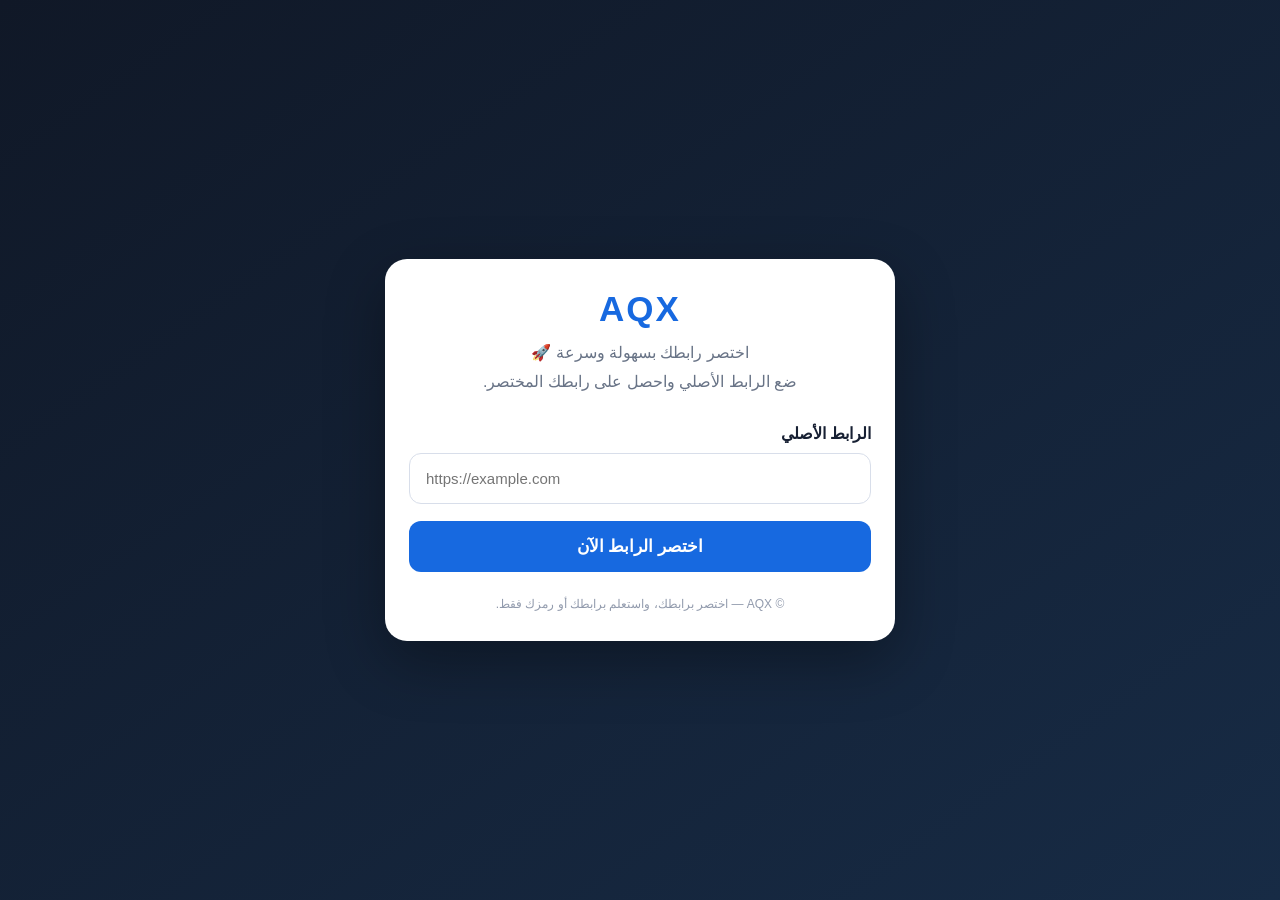
<file: index.html>
<!DOCTYPE html>
<html lang="ar" dir="rtl">
<head>
  <meta charset="UTF-8">
  <meta name="viewport" content="width=device-width, initial-scale=1.0">
  <meta name="theme-color" content="#101827">
  <title>AQX | اختصار الروابط</title>

  <style>
    * {
      box-sizing: border-box;
    }

    body {
      margin: 0;
      min-height: 100vh;
      font-family: Tahoma, Arial, sans-serif;
      background: linear-gradient(145deg, #101827, #172b45);
      color: #fff;
      display: flex;
      justify-content: center;
      align-items: center;
      padding: 20px;
    }

    .container {
      width: 100%;
      max-width: 510px;
      background: #fff;
      color: #172033;
      border-radius: 22px;
      padding: 30px 24px;
      box-shadow: 0 20px 60px #0005;
    }

    .logo {
      text-align: center;
      font-size: 35px;
      font-weight: 900;
      color: #1769e0;
      letter-spacing: 2px;
    }

    .subtitle {
      text-align: center;
      color: #687386;
      margin: 10px 0 28px;
      line-height: 1.8;
    }

    label {
      display: block;
      font-weight: bold;
      margin-bottom: 10px;
    }

    input {
      width: 100%;
      padding: 16px;
      border: 1px solid #d8deea;
      border-radius: 12px;
      font-size: 15px;
      outline: none;
      direction: ltr;
      text-align: left;
    }

    input:focus {
      border-color: #1769e0;
      box-shadow: 0 0 0 3px #1769e022;
    }

    button {
      width: 100%;
      padding: 15px;
      border: none;
      border-radius: 12px;
      background: #1769e0;
      color: white;
      font-size: 17px;
      font-weight: bold;
      cursor: pointer;
      margin-top: 17px;
    }

    button:disabled {
      opacity: .6;
      cursor: not-allowed;
    }

    .result {
      display: none;
      margin-top: 25px;
      padding: 18px;
      border-radius: 14px;
      background: #f1f6ff;
      border: 1px solid #dce8fc;
    }

    .result h3 {
      margin: 0 0 15px;
      color: #1769e0;
    }

    .result label {
      margin-top: 15px;
      font-size: 14px;
    }

    .copy-row {
      display: flex;
      gap: 8px;
      direction: ltr;
    }

    .copy-row input {
      min-width: 0;
      background: white;
    }

    .copy-btn {
      width: auto;
      min-width: 85px;
      margin: 0;
      padding: 10px;
      font-size: 13px;
    }

    .message {
      display: none;
      margin-top: 15px;
      padding: 12px;
      border-radius: 10px;
      font-size: 14px;
      line-height: 1.7;
    }

    .error {
      display: block;
      background: #fff0f0;
      color: #bd2929;
    }

    .success {
      display: block;
      background: #eaf9ef;
      color: #18763b;
    }

    .note {
      margin-top: 18px;
      color: #687386;
      font-size: 12px;
      line-height: 1.8;
      text-align: center;
    }

    footer {
      text-align: center;
      margin-top: 25px;
      color: #929bad;
      font-size: 12px;
    }
  </style>
</head>

<body>
  <main class="container">

    <div class="logo">AQX</div>

    <p class="subtitle">
      اختصر رابطك بسهولة وسرعة 🚀
      <br>
      ضع الرابط الأصلي واحصل على رابطك المختصر.
    </p>

    <form id="shortenForm">
      <label for="originalUrl">الرابط الأصلي</label>

      <input
        id="originalUrl"
        type="url"
        placeholder="https://example.com"
        autocomplete="url"
        required
      >

      <button id="submitBtn" type="submit">
        اختصر الرابط الآن
      </button>
    </form>

    <div id="message" class="message"></div>

    <section id="result" class="result">
      <h3>تم اختصار الرابط بنجاح 🎉</h3>

      <label>الرابط المختصر</label>
      <div class="copy-row">
        <input id="shortUrl" readonly>
        <button class="copy-btn" type="button"
          onclick="copyField('shortUrl')">
          نسخ
        </button>
      </div>

      <label>رمز الاستعلام الخاص بالرابط</label>
      <div class="copy-row">
        <input id="analyticsCode" readonly>
        <button class="copy-btn" type="button"
          onclick="copyField('analyticsCode')">
          نسخ
        </button>
      </div>

      <p class="note">
        احتفظ برمز الاستعلام في مكان آمن.
        لن يتم عرضه مرة أخرى بعد مغادرة هذه النتيجة.
      </p>
    </section>

    <footer>
      © AQX — اختصر برابطك، واستعلم برابطك أو رمزك فقط.
    </footer>

  </main>

  <script>
    // عنوان محرك AQX الحالي
    const API_URL =
      "https://vuszqzgldbsscuxdfhdz.supabase.co/functions/v1/aqx-engine";

    const form = document.getElementById("shortenForm");
    const submitBtn = document.getElementById("submitBtn");
    const message = document.getElementById("message");
    const result = document.getElementById("result");

    form.addEventListener("submit", async function(event) {
      event.preventDefault();

      result.style.display = "none";
      message.className = "message";
      message.textContent = "";

      const originalUrl =
        document.getElementById("originalUrl").value.trim();

      let parsedUrl;

      try {
        parsedUrl = new URL(originalUrl);

        if (!["http:", "https:"].includes(parsedUrl.protocol)) {
          throw new Error("invalid protocol");
        }
      } catch {
        showMessage("من فضلك أدخل رابطًا صحيحًا يبدأ بـ https:// أو http://", "error");
        return;
      }

      submitBtn.disabled = true;
      submitBtn.textContent = "جارٍ اختصار الرابط...";

      try {
        const response = await fetch(API_URL + "/shorten", {
          method: "POST",
          headers: {
            "Content-Type": "application/json"
          },
          body: JSON.stringify({
            original_url: parsedUrl.href
          })
        });

        const data = await response.json();

        if (!response.ok || !data.short_url) {
          throw new Error(
            data.message || data.error || "تعذر اختصار الرابط."
          );
        }

        document.getElementById("shortUrl").value =
          data.short_url;

        document.getElementById("analyticsCode").value =
          data.analytics_code || "لم يُرجع المحرك رمزًا";

        result.style.display = "block";

        showMessage("تم إنشاء الرابط المختصر بنجاح.", "success");

      } catch (error) {
        showMessage(
          error.message || "حدث خطأ أثناء الاتصال بمحرك AQX.",
          "error"
        );
      } finally {
        submitBtn.disabled = false;
        submitBtn.textContent = "اختصر الرابط الآن";
      }
    });

    async function copyField(id) {
      const input = document.getElementById(id);

      if (!input.value || input.value.includes("لم يُرجع")) {
        return;
      }

      try {
        await navigator.clipboard.writeText(input.value);
        showMessage("تم النسخ بنجاح ✅", "success");
      } catch {
        input.select();
        document.execCommand("copy");
        showMessage("تم النسخ.", "success");
      }
    }

    function showMessage(text, type) {
      message.textContent = text;
      message.className = "message " + type;
    }
  </script>
</body>
</html>
</file>
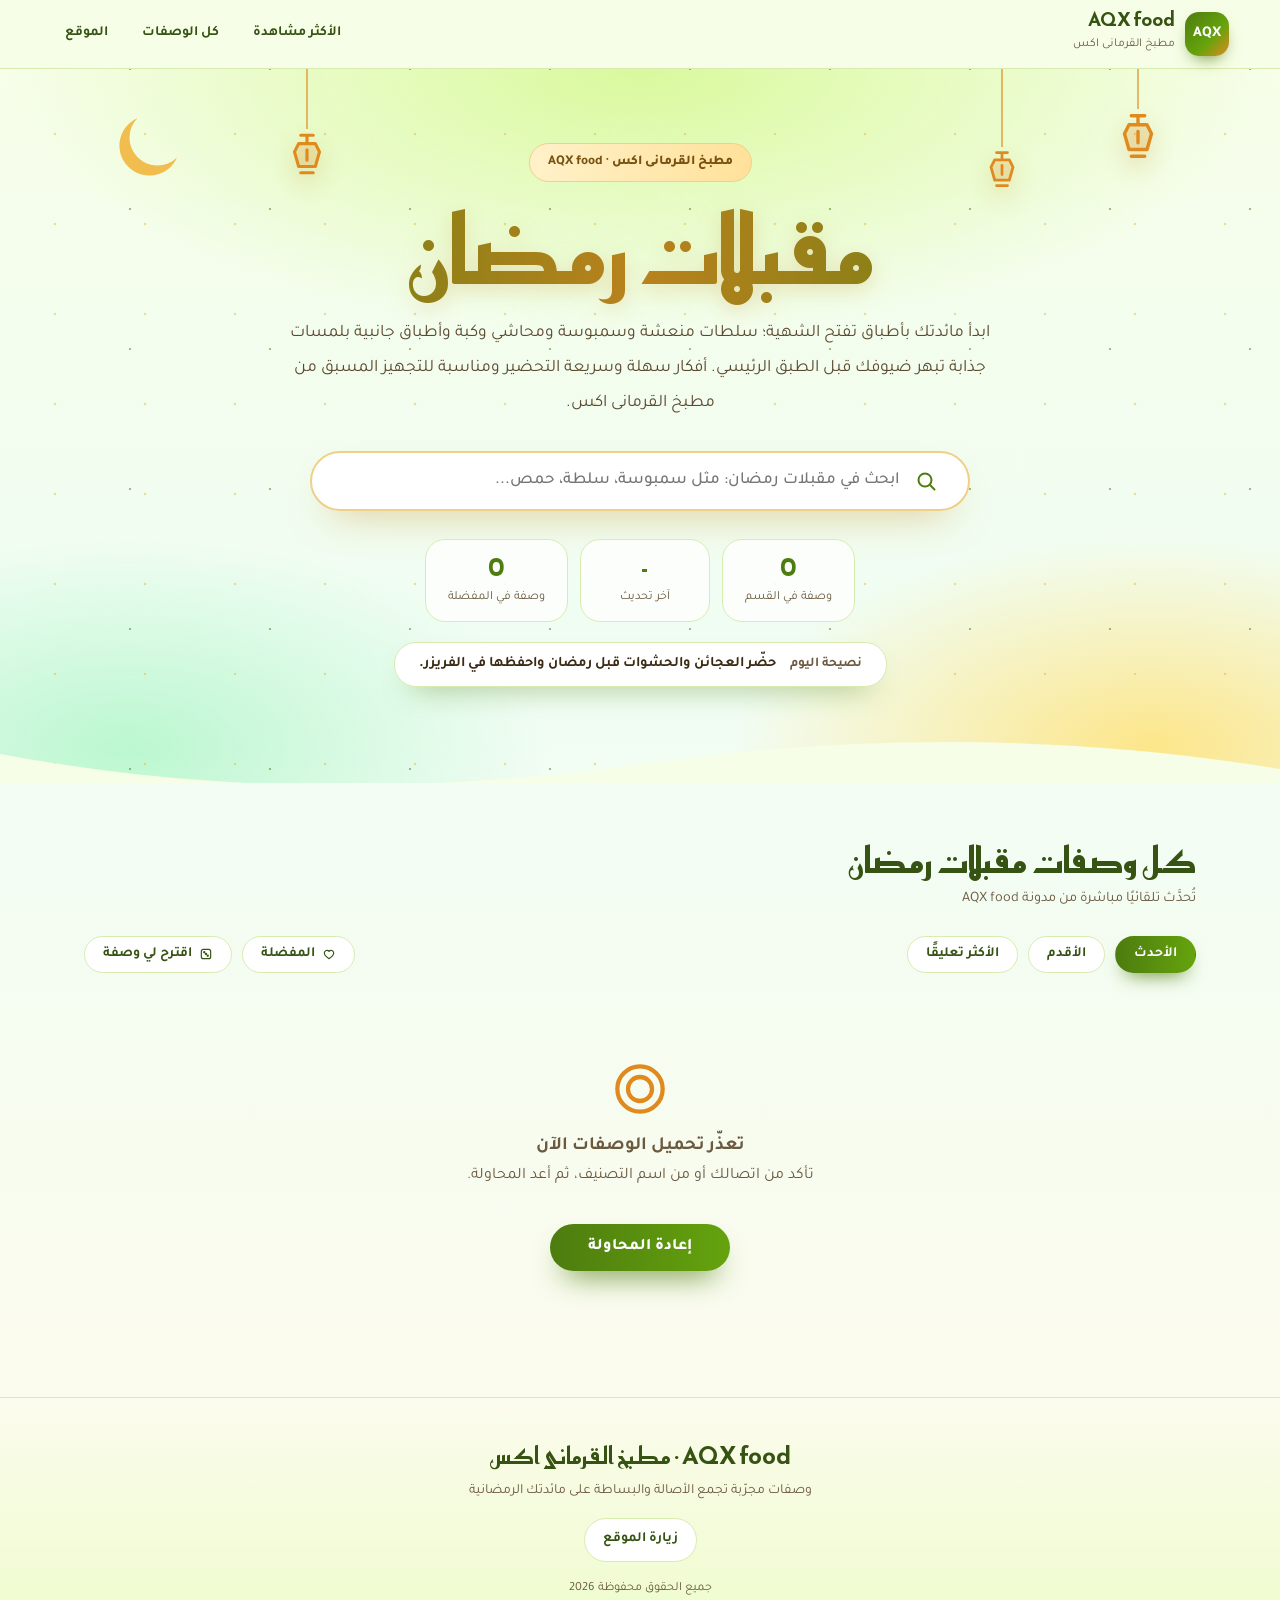
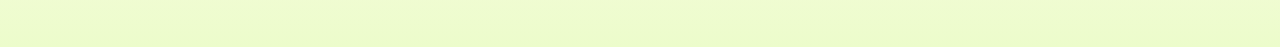
<file: appetizers.html>
<!DOCTYPE html>
<html lang="ar" dir="rtl">
<head>
<meta charset="utf-8">
<meta name="viewport" content="width=device-width,initial-scale=1">
<title>مقبلات رمضان | AQX food مطبخ القرمانى اكس</title>
<meta name="description" content="وصفات مقبلات رمضان من مطبخ القرمانى اكس AQX food: سلطات وسمبوسة ومقبلات سهلة تفتح الشهية على مائدة الإفطار.">
<meta name="theme-color" content="#4d7c0f">
<meta property="og:type" content="website">
<meta property="og:title" content="مقبلات رمضان | AQX food مطبخ القرمانى اكس">
<meta property="og:description" content="وصفات مقبلات رمضان من مطبخ القرمانى اكس AQX food: سلطات وسمبوسة ومقبلات سهلة تفتح الشهية على مائدة الإفطار.">
<link rel="icon" href="data:image/svg+xml,%3Csvg xmlns='http://www.w3.org/2000/svg' viewBox='0 0 24 24'%3E%3Crect width='24' height='24' rx='6' fill='%234d7c0f'/%3E%3Cpath d='M17 14.5A5.5 5.5 0 1 1 10 7a4.5 4.5 0 0 0 7 7.500z' fill='%23ffd76a'/%3E%3C/svg%3E">
<link rel="preconnect" href="https://fonts.googleapis.com">
<link href="https://fonts.googleapis.com/css2?family=Tajawal:wght@400;500;700;800&family=Reem+Kufi:wght@500;700&display=swap" rel="stylesheet">
<style>
[hidden]{display:none!important}
:root{--g:#4d7c0f;--gd:#365314;--au:#e08a1e;--ink:#3b2a14;--mut:#6b5a40;--ln:#d9ecb0}
*{box-sizing:border-box;margin:0;padding:0}
html{scroll-behavior:smooth}
body{font-family:'Tajawal',system-ui,sans-serif;color:var(--ink);background:linear-gradient(180deg,#f7fee7,#f0fdf4 40%,#fffbeb);line-height:1.7;overflow-x:hidden}
a{color:inherit;text-decoration:none}
button{font-family:inherit}
.i{width:1em;height:1em;flex:none;display:block}
.pb{position:fixed;top:0;right:0;height:4px;width:0;background:linear-gradient(90deg,var(--au),var(--g));z-index:100}
.hd{position:sticky;top:0;z-index:90;display:flex;align-items:center;justify-content:space-between;gap:12px;padding:10px 4vw;background:rgba(247,254,231,.85);-webkit-backdrop-filter:blur(12px);backdrop-filter:blur(12px);border-bottom:1px solid var(--ln)}
.br{display:flex;align-items:center;gap:10px}
.lg{width:44px;height:44px;border-radius:14px;display:grid;place-items:center;font-weight:800;font-size:15px;color:#fff;background:linear-gradient(135deg,var(--g),#65a30d 60%,var(--au));box-shadow:0 8px 18px -8px var(--g)}
.br b{display:block;font:700 19px 'Reem Kufi',sans-serif;color:var(--gd);line-height:1.1;direction:ltr;text-align:right}
.br small{font-size:12px;color:var(--mut)}
.hd nav{display:flex;gap:6px}
.hd nav a{padding:8px 14px;border-radius:99px;font-weight:700;font-size:14px;color:var(--gd);transition:.25s}
.hd nav a:hover{background:#fff1c9}
.hero{position:relative;z-index:5;text-align:center;padding:74px 5vw 96px}
.hbg{position:absolute;inset:0;overflow:hidden;pointer-events:none;background:radial-gradient(900px 380px at 50% 0,#d9f99d,transparent 70%),radial-gradient(600px 300px at 10% 95%,#bbf7d0,transparent 70%),radial-gradient(600px 300px at 90% 95%,#fde68a,transparent 70%)}
.hbg:before{content:"";position:absolute;inset:0;opacity:.5;background-image:radial-gradient(circle,#e9b949 1.4px,transparent 1.6px),radial-gradient(circle,#4d7c0f 1px,transparent 1.2px);background-size:90px 90px,140px 140px;background-position:10px 20px,60px 70px;animation:tw 6s ease-in-out infinite alternate}
@keyframes tw{to{opacity:.2}}
.l{position:absolute;top:0;display:flex;flex-direction:column;align-items:center;color:var(--au);transform-origin:top center;animation:sw 3.8s ease-in-out infinite alternate}
.l:before{content:"";width:2px;height:var(--s);background:var(--au);opacity:.6}
.l .i{width:var(--z);height:var(--z);filter:drop-shadow(0 10px 12px rgba(200,146,43,.45))}
@keyframes sw{from{transform:rotate(-6deg)}to{transform:rotate(6deg)}}
.mn{position:absolute;top:34px;left:8%;width:90px;height:90px;color:#f0b73f;opacity:.9;animation:fl 5s ease-in-out infinite alternate}
@keyframes fl{to{transform:translateY(12px) rotate(6deg)}}
.hero>*:not(.hbg){position:relative}
.ey{display:inline-flex;align-items:center;gap:8px;background:linear-gradient(90deg,#fff1c9,#ffe19a);color:#7a5210;font-weight:800;font-size:13.5px;padding:7px 18px;border-radius:99px;border:1px solid #f0d089}
.hero h1{margin:16px 0 10px;font:700 clamp(46px,9vw,94px)/1.15 'Reem Kufi',sans-serif;background:linear-gradient(90deg,#4d7c0f,#b9821d 50%,#4d7c0f);-webkit-background-clip:text;background-clip:text;color:transparent;filter:drop-shadow(0 6px 10px rgba(200,146,43,.25))}
.hero p.d{max-width:720px;margin:0 auto;font-size:17.5px;line-height:2;color:#5b4a30}
.sb{position:relative;max-width:660px;margin:30px auto 0;text-align:right}
.f{display:flex;align-items:center;gap:8px;background:#fff;border:2px solid #f0d089;border-radius:99px;padding:6px 20px 6px 8px;box-shadow:0 18px 40px -20px rgba(200,146,43,.7);transition:.3s}
.f:focus-within{border-color:var(--g);box-shadow:0 22px 46px -18px var(--g)}
.f>.i{font-size:24px;color:var(--g);margin-right:10px}
.f input{flex:1;border:0;outline:0;background:none;font:500 17px 'Tajawal',sans-serif;padding:12px 6px;color:var(--ink);min-width:0}
.f button{border:0;width:36px;height:36px;border-radius:50%;background:#f3ead2;color:#8a6a2c;cursor:pointer;display:none;place-items:center;font-size:16px}
.f button.on{display:grid}
.dd{position:absolute;top:calc(100% + 10px);left:0;right:0;background:#fff;border-radius:24px;border:1px solid var(--ln);box-shadow:0 30px 60px -20px rgba(80,50,10,.45);overflow:hidden;max-height:70vh;overflow-y:auto;display:none}
.dd.on{display:block;animation:fd .2s}
@keyframes fd{from{opacity:0;transform:translateY(-6px)}}
.sg{display:flex;gap:12px;align-items:center;padding:10px 14px;transition:background .15s}
.sg:hover,.sg.a{background:#fff6dc}
.sg img,.sg .ph2{width:58px;height:58px;border-radius:14px;object-fit:cover;flex:none;background:#ecfccb}
.sg b{display:block;font-size:15px;color:var(--gd);line-height:1.5}
.sg small{color:var(--mut);font-size:12px}
.sg.all{justify-content:center;font-weight:800;color:var(--g);background:#f7fee7;cursor:pointer}
.sg.no{color:var(--mut);justify-content:center;padding:22px}
mark{background:#ffe08a;color:inherit;border-radius:4px;padding:0 2px}
.st{display:flex;justify-content:center;gap:12px;flex-wrap:wrap;margin-top:28px}
.st div{background:rgba(255,255,255,.8);border:1px solid var(--ln);padding:10px 22px;border-radius:20px;min-width:130px}
.st b{display:block;font:700 26px 'Reem Kufi',sans-serif;color:var(--g);line-height:1.3}
.st span{font-size:12.5px;color:var(--mut)}
.if{display:inline-flex;align-items:center;gap:14px;margin-top:20px;background:#fff;border:1px solid var(--ln);padding:10px 24px;border-radius:99px;box-shadow:0 14px 30px -18px var(--g);max-width:100%}
.if span{font-size:13.5px;color:var(--mut);font-weight:700;white-space:nowrap}
.if b{font:700 24px 'Reem Kufi',sans-serif;color:var(--g);direction:ltr;letter-spacing:1px}
.tp b{font:700 14.5px 'Tajawal',sans-serif;letter-spacing:0;direction:rtl;color:var(--ink);line-height:1.6}
.tp{border-radius:22px;text-align:right}
.wv{position:absolute;bottom:-1px;left:0;right:0;height:60px;width:100%;color:#f7fee7;pointer-events:none}
.wrap{max-width:1240px;margin:0 auto;padding:0 5vw}
.sec{padding:50px 0 6px}
.sh{display:flex;align-items:flex-end;justify-content:space-between;gap:14px;flex-wrap:wrap;margin-bottom:24px}
.sh h2{font:700 clamp(26px,4vw,36px) 'Reem Kufi',sans-serif;color:var(--gd);display:flex;align-items:center;gap:10px}
.sh h2 .i{color:var(--au);font-size:.9em}
.sh p{color:var(--mut);font-size:14.5px}
.tr{display:grid;grid-template-columns:1.25fr 1fr;gap:20px}
.sp{position:relative;min-height:440px;border-radius:32px;overflow:hidden;box-shadow:0 30px 60px -28px var(--g);isolation:isolate;display:block}
.sp img,.sp .ph{position:absolute;inset:0;width:100%;height:100%;object-fit:cover;transition:transform 1.2s;z-index:-2}
.sp:hover img{transform:scale(1.08)}
.sp:after{content:"";position:absolute;inset:0;z-index:-1;background:linear-gradient(0deg,rgba(30,60,10,.94),rgba(30,60,10,.4) 50%,transparent)}
.sp .in{position:absolute;bottom:0;right:0;left:0;padding:28px;color:#fff}
.sp h3{font:700 clamp(22px,3vw,32px)/1.5 'Reem Kufi',sans-serif;margin:10px 0 6px}
.sp p{font-size:14.5px;opacity:.92;display:-webkit-box;-webkit-line-clamp:2;-webkit-box-orient:vertical;overflow:hidden}
.bg{display:inline-flex;gap:6px;align-items:center;background:linear-gradient(90deg,#ffd76a,#f0a92b);color:#5a3a00;font-weight:800;padding:6px 14px;border-radius:99px;font-size:13px;box-shadow:0 8px 20px -8px #f0a92b}
.tl{display:grid;gap:16px;align-content:start}
.tc{position:relative;display:flex;gap:14px;align-items:center;background:#fff;border:1px solid var(--ln);border-radius:24px;padding:12px;transition:transform .35s,box-shadow .35s}
.tc:hover{transform:translateX(-6px);box-shadow:0 20px 36px -20px var(--au)}
.tc img,.tc .ph{width:118px;height:108px;border-radius:18px;object-fit:cover;flex:none}
.tc h4{font-size:16.5px;line-height:1.5;color:var(--gd);font-weight:800}
.tc small{color:var(--mut);font-size:12.5px}
.md{position:absolute;top:-8px;right:-8px;width:36px;height:36px;border-radius:50%;display:grid;place-items:center;font-weight:800;color:#fff;box-shadow:0 8px 16px -6px rgba(0,0,0,.35);border:3px solid #fff;background:linear-gradient(135deg,#f5c542,#d18a12)}
.tc:nth-child(2) .md{background:linear-gradient(135deg,#cfd6dc,#8c98a4)}
.tc:nth-child(3) .md{background:linear-gradient(135deg,#e0a26a,#a5622c)}
.ph{display:grid;place-items:center;font-size:52px;color:#fff;background:linear-gradient(135deg,#65a30d,#c8922b)}
.tb{display:flex;flex-wrap:wrap;gap:10px;align-items:center;margin-bottom:16px}
.ch2{border:1px solid var(--ln);background:#fff;color:var(--gd);font-weight:700;font-size:14px;padding:9px 18px;border-radius:99px;cursor:pointer;display:inline-flex;align-items:center;gap:7px;transition:.25s}
.ch2:hover{background:#fff6dc}
.ch2.on{background:linear-gradient(90deg,var(--g),#65a30d);color:#fff;border-color:transparent;box-shadow:0 10px 20px -10px var(--g)}
.sep{flex:1}
.inf{font-size:14.5px;color:var(--mut);margin-bottom:18px;display:flex;gap:10px;align-items:center;flex-wrap:wrap}
.inf button{border:0;background:#fde8e8;color:#b91c1c;padding:4px 12px;border-radius:99px;font-weight:700;cursor:pointer}
.gr{display:grid;grid-template-columns:repeat(auto-fill,minmax(285px,1fr));gap:24px}
.cd{position:relative;background:#fff;border-radius:26px;overflow:hidden;border:1px solid rgba(0,0,0,.05);box-shadow:0 12px 30px -18px rgba(60,40,10,.35);transition:transform .4s cubic-bezier(.2,.9,.3,1.2),box-shadow .4s,opacity .6s;display:flex;flex-direction:column;opacity:0;transform:translateY(26px)}
.cd.v{opacity:1;transform:none}
.cd.v:hover{transform:translateY(-8px);box-shadow:0 28px 44px -20px var(--g)}
.im{position:relative;aspect-ratio:4/3;overflow:hidden}
.im img,.im .ph{width:100%;height:100%;object-fit:cover;transition:transform .8s}
.cd:hover .im img{transform:scale(1.1)}
.im:after{content:"";position:absolute;top:0;left:-70%;width:45%;height:100%;background:linear-gradient(100deg,transparent,rgba(255,255,255,.55),transparent);transform:skewX(-20deg);transition:left .8s}
.cd:hover .im:after{left:130%}
.tg{position:absolute;bottom:10px;right:10px;display:flex;gap:6px;z-index:2}
.tg span{background:rgba(255,255,255,.93);color:var(--g);font-size:12px;font-weight:700;padding:3px 11px;border-radius:99px}
.hb{position:absolute;top:10px;left:10px;z-index:3;width:40px;height:40px;border:0;border-radius:50%;background:rgba(255,255,255,.95);color:#b91c1c;font-size:20px;display:grid;place-items:center;cursor:pointer;box-shadow:0 6px 14px rgba(0,0,0,.18);transition:transform .25s}
.hb:hover{transform:scale(1.15)}
.hb.on .i{fill:currentColor}
.cb{padding:16px 18px 18px;display:flex;flex-direction:column;gap:8px;flex:1}
.cb h3{font-size:18px;line-height:1.5;font-weight:800;color:var(--gd)}
.cb h3 a:after{content:"";position:absolute;inset:0;z-index:1}
.cb p{font-size:13.5px;color:var(--mut);display:-webkit-box;-webkit-line-clamp:3;-webkit-box-orient:vertical;overflow:hidden}
.mt{margin-top:auto;display:flex;justify-content:space-between;align-items:center;font-size:12.5px;color:var(--mut);padding-top:10px;border-top:1px dashed var(--ln)}
.rd{color:var(--g);font-weight:800;display:flex;align-items:center;gap:6px}
.sk{height:350px;border-radius:26px;background:linear-gradient(100deg,#f5ecd3 30%,#fff8e4 50%,#f5ecd3 70%);background-size:200% 100%;animation:shm 1.4s linear infinite}
@keyframes shm{to{background-position:-200% 0}}
.em{text-align:center;padding:50px 20px;color:var(--mut);grid-column:1/-1}
.em .i{font-size:64px;margin:0 auto 10px;color:var(--au)}
.mo{display:block;margin:34px auto 0;border:0;cursor:pointer;font-weight:800;font-size:16px;color:#fff;padding:14px 38px;border-radius:99px;background:linear-gradient(90deg,var(--g),#65a30d);box-shadow:0 16px 30px -14px var(--g);transition:transform .25s}
.mo:hover{transform:translateY(-3px)}
footer{margin-top:70px;text-align:center;padding:40px 5vw 34px;background:linear-gradient(180deg,transparent,#ecfccb);border-top:1px solid var(--ln)}
footer b{font:700 24px 'Reem Kufi',sans-serif;color:var(--gd);display:block}
footer p{color:var(--mut);font-size:14px;margin:6px 0 14px}
footer a.ch2{display:inline-flex}
.up{position:fixed;bottom:22px;left:22px;z-index:80;width:48px;height:48px;border:0;border-radius:50%;background:linear-gradient(135deg,var(--g),#65a30d);color:#fff;font-size:22px;display:grid;place-items:center;cursor:pointer;box-shadow:0 14px 26px -10px var(--g);opacity:0;pointer-events:none;transform:translateY(14px);transition:.3s}
.up.on{opacity:1;pointer-events:auto;transform:none}
.ts{position:fixed;bottom:26px;left:50%;transform:translate(-50%,30px);background:var(--gd);color:#fff;padding:11px 24px;border-radius:99px;font-weight:700;font-size:14px;opacity:0;transition:.35s;z-index:120;pointer-events:none}
.ts.on{opacity:1;transform:translate(-50%,0)}
@media(max-width:860px){.tr{grid-template-columns:1fr}.sp{min-height:340px}.hd nav a:not(:last-child){display:none}.mn{width:60px;height:60px;left:4%}}
@media(max-width:520px){.gr{grid-template-columns:1fr}.hero{padding-top:64px}.hero p.d{font-size:15.5px}.tc img,.tc .ph{width:96px;height:92px}}
@media(prefers-reduced-motion:reduce){*{animation:none!important;transition:none!important}.cd{opacity:1;transform:none}}
</style>
</head>
<body>
<svg width="0" height="0" style="position:absolute" aria-hidden="true"><defs>
<symbol id="s" viewBox="0 0 24 24" fill="none" stroke="currentColor" stroke-width="2" stroke-linecap="round" stroke-linejoin="round"><circle cx="11" cy="11" r="6.5"/><path d="M16 16l4.5 4.5"/></symbol>
<symbol id="h" viewBox="0 0 24 24" fill="none" stroke="currentColor" stroke-width="2" stroke-linecap="round" stroke-linejoin="round"><path d="M12 20s-8-4.6-8-10a4.5 4.5 0 0 1 8-2.5A4.5 4.5 0 0 1 20 10c0 5.4-8 10-8 10z"/></symbol>
<symbol id="ar" viewBox="0 0 24 24" fill="none" stroke="currentColor" stroke-width="2.2" stroke-linecap="round" stroke-linejoin="round"><path d="M19 12H5M11 6l-6 6 6 6"/></symbol>
<symbol id="cr" viewBox="0 0 24 24" fill="currentColor"><path d="M3 8l4.5 4L12 5l4.5 7L21 8l-2 11H5z"/></symbol>
<symbol id="dc" viewBox="0 0 24 24" fill="none" stroke="currentColor" stroke-width="2" stroke-linecap="round" stroke-linejoin="round"><rect x="4" y="4" width="16" height="16" rx="3.5"/><circle cx="9" cy="9" r="1"/><circle cx="15" cy="15" r="1"/><circle cx="12" cy="12" r="1"/></symbol>
<symbol id="up" viewBox="0 0 24 24" fill="none" stroke="currentColor" stroke-width="2.4" stroke-linecap="round" stroke-linejoin="round"><path d="M12 19V5M6 11l6-6 6 6"/></symbol>
<symbol id="x" viewBox="0 0 24 24" fill="none" stroke="currentColor" stroke-width="2.4" stroke-linecap="round"><path d="M6 6l12 12M18 6L6 18"/></symbol>
<symbol id="dish" viewBox="0 0 24 24" fill="none" stroke="currentColor" stroke-width="1.6" stroke-linecap="round" stroke-linejoin="round"><circle cx="12" cy="12" r="8.5"/><circle cx="12" cy="12" r="4.5"/></symbol>
<symbol id="ln" viewBox="0 0 24 24" fill="currentColor" fill-opacity=".18" stroke="currentColor" stroke-width="1.5" stroke-linecap="round" stroke-linejoin="round"><path d="M9 3h6M12 3v3"/><path d="M8 7h8l2 4-2 7H8l-2-7z"/><path d="M9 21h6M12 10v5" fill="none"/></symbol>
<symbol id="mn" viewBox="0 0 24 24" fill="currentColor"><path d="M20 14.5A8 8 0 1 1 9.5 4a6.5 6.5 0 0 0 10.5 10.5z"/></symbol>
</defs></svg>

<div class="pb" id="pb"></div>
<header class="hd">
  <a class="br" href="https://aqxfood.blogspot.com/" target="_blank" rel="noopener"><span class="lg">AQX</span><span><b>AQX food</b><small>مطبخ القرمانى اكس</small></span></a>
  <nav aria-label="التنقل"><a href="#trend">الأكثر مشاهدة</a><a href="#all">كل الوصفات</a><a href="https://aqxfood.blogspot.com/" target="_blank" rel="noopener">الموقع</a></nav>
</header>

<section class="hero">
  <div class="hbg" aria-hidden="true">
    <div class="l" style="right:9%;--s:40px;--z:54px"><svg class="i"><use href="#ln"/></svg></div>
    <div class="l" style="right:20%;--s:78px;--z:44px;animation-delay:-1.5s"><svg class="i"><use href="#ln"/></svg></div>
    <div class="l" style="left:22%;--s:60px;--z:50px;animation-delay:-2.4s"><svg class="i"><use href="#ln"/></svg></div>
    <svg class="mn i"><use href="#mn"/></svg>
    <svg class="wv" viewBox="0 0 1440 60" preserveAspectRatio="none"><path fill="currentColor" d="M0 30c240 40 480 40 720 10s480-30 720 5v15H0z"/></svg>
  </div>
  <span class="ey">مطبخ القرمانى اكس · AQX food</span>
  <h1>مقبلات رمضان</h1>
  <p class="d">ابدأ مائدتك بأطباق تفتح الشهية؛ سلطات منعشة وسمبوسة ومحاشي وكبة وأطباق جانبية بلمسات جذابة تبهر ضيوفك قبل الطبق الرئيسي. أفكار سهلة وسريعة التحضير ومناسبة للتجهيز المسبق من مطبخ القرمانى اكس.</p>
  <div class="sb">
    <div class="f"><svg class="i"><use href="#s"/></svg><input id="q" type="search" placeholder="ابحث في مقبلات رمضان: مثل سمبوسة، سلطة، حمص..." autocomplete="off" aria-label="ابحث داخل القسم" role="combobox" aria-expanded="false" aria-controls="dd"><button id="qx" type="button" aria-label="مسح"><svg class="i"><use href="#x"/></svg></button></div>
    <div class="dd" id="dd" role="listbox"></div>
  </div>
  <div class="st"><div><b id="n1">0</b><span>وصفة في القسم</span></div><div><b id="n2">-</b><span>آخر تحديث</span></div><div><b id="n3">0</b><span>وصفة في المفضلة</span></div></div>
  <div class="if tp"><span>نصيحة اليوم</span><b id="tip"></b></div>
</section>

<main class="wrap">
  <section class="sec" id="trend" hidden>
    <div class="sh"><div><h2><svg class="i"><use href="#cr"/></svg>الأكثر مشاهدة</h2><p>الوصفات التي يعشقها متابعونا في هذا القسم</p></div></div>
    <div class="tr" id="tr"></div>
  </section>

  <section class="sec" id="all">
    <div class="sh"><div><h2>كل وصفات مقبلات رمضان</h2><p>تُحدَّث تلقائيًا مباشرة من مدونة AQX food</p></div></div>
    <div class="tb">
      <button class="ch2 on" data-s="new" type="button">الأحدث</button>
      <button class="ch2" data-s="old" type="button">الأقدم</button>
      <button class="ch2" data-s="cm" type="button">الأكثر تعليقًا</button>
      <span class="sep"></span>
      <button class="ch2" id="fv" type="button"><svg class="i"><use href="#h"/></svg>المفضلة</button>
      <button class="ch2" id="rn" type="button"><svg class="i"><use href="#dc"/></svg>اقترح لي وصفة</button>
    </div>
    <div class="inf" id="inf"></div>
    <div class="gr" id="gr"><div class="sk"></div><div class="sk"></div><div class="sk"></div><div class="sk"></div><div class="sk"></div><div class="sk"></div></div>
    <button class="mo" id="mo" type="button" hidden>عرض المزيد</button>
  </section>
</main>

<footer>
  <b>AQX food · مطبخ القرمانى اكس</b>
  <p>وصفات مجرّبة تجمع الأصالة والبساطة على مائدتك الرمضانية</p>
  <a class="ch2" href="https://aqxfood.blogspot.com/" target="_blank" rel="noopener">زيارة الموقع</a>
  <p style="margin-top:16px;font-size:12.5px">جميع الحقوق محفوظة <span id="yr"></span></p>
</footer>

<button class="up" id="up" type="button" aria-label="للأعلى"><svg class="i"><use href="#up"/></svg></button>
<div class="ts" id="ts" role="status"></div>

<script>
(function(){
  /* ===== الإعدادات ===== */
  var C={
    blog:'https://aqxfood.blogspot.com',
    label:'مقبلات رمضان',          /* اسم التصنيف في بلوجر */
    trend:'الأكثر مشاهدة',        /* ضع هذا التصنيف على أي مقالة لتظهر في قسم الأكثر مشاهدة */
    per:12, ttl:300000
  };
  var $=function(i){return document.getElementById(i)};
  var all=[],view=[],shown=0,sort='new',q='',favOnly=false,act=-1,sug=[],fav=new Set();
  try{fav=new Set(JSON.parse(localStorage.getItem('aqx_fav')||'[]'))}catch(e){}

  function esc(s){return String(s).replace(/[&<>"']/g,function(c){return{'&':'&amp;','<':'&lt;','>':'&gt;','"':'&quot;',"'":'&#39;'}[c]})}
  function norm(s){return String(s).toLowerCase().replace(/[\u064B-\u065F\u0670\u0640]/g,'').replace(/[إأآٱ]/g,'ا').replace(/ى/g,'ي').replace(/ة/g,'ه').replace(/ؤ/g,'و').replace(/ئ/g,'ي')}
  function fd(t){try{return new Date(t).toLocaleDateString('ar-EG',{day:'numeric',month:'long',year:'numeric'})}catch(e){return''}}
  function big(u,w,h){return u.replace(/\/(s\d+|w\d+-h\d+)(-[a-z]+)*\//,'/w'+w+'-h'+h+'-c/')}
  function toast(m){var t=$('ts');t.textContent=m;t.classList.add('on');clearTimeout(toast.t);toast.t=setTimeout(function(){t.classList.remove('on')},2000)}
  var PH='<div class="ph"><svg class="i"><use href="#dish"/></svg></div>';

  /* ===== الجلب من بلوجر (JSONP لتفادي مشاكل CORS) ===== */
  function jp(u){return new Promise(function(res,rej){
    var n='aqx'+Math.random().toString(36).slice(2),s=document.createElement('script');
    var t=setTimeout(function(){cl();rej()},15000);
    function cl(){clearTimeout(t);delete window[n];s.remove()}
    window[n]=function(d){cl();res(d)};
    s.onerror=function(){cl();rej()};
    s.src=u+'&callback='+n;document.head.appendChild(s);
  })}
  function parse(e){
    var g=function(o,k){return o&&o[k]?o[k].$t:''};
    var html=g(e,'content')||g(e,'summary'),url='',im='',k;
    (e.link||[]).forEach(function(l){if(l.rel==='alternate')url=l.href});
    var text=new DOMParser().parseFromString(html,'text/html').body.textContent.replace(/\s+/g,' ').trim();
    var m=html.match(/<img[^>]+src=["']([^"']+)/i);
    if(e.media$thumbnail&&e.media$thumbnail.url)im=e.media$thumbnail.url;else if(m)im=m[1];
    if(im)im=big(im,640,480);
    var words=text.split(' ').length;
    return{id:g(e,'id').split('post-').pop(),title:g(e,'title'),url:url,date:new Date(g(e,'published')).getTime(),
      cats:(e.category||[]).map(function(c){return c.term}),img:im,ex:text.slice(0,160),
      rt:words>90?Math.max(1,Math.round(words/180)):0,cm:+(e.thr$total?e.thr$total.$t:0)};
  }
  async function load(){
    var key='aqx_'+C.label;
    try{var c=JSON.parse(sessionStorage.getItem(key));if(c&&Date.now()-c.t<C.ttl)return c.d}catch(e){}
    var out=[],st=1,tot=1;
    while(out.length<tot){
      var d=await jp(C.blog+'/feeds/posts/default/-/'+encodeURIComponent(C.label)+'?alt=json-in-script&max-results=150&start-index='+st);
      var en=d.feed.entry||[];tot=+d.feed.openSearch$totalResults.$t;
      if(!en.length)break;
      en.forEach(function(x){out.push(parse(x))});st+=en.length;
    }
    try{sessionStorage.setItem(key,JSON.stringify({t:Date.now(),d:out}))}catch(e){}
    return out;
  }

  /* ===== العرض ===== */
  function tags(p){return p.cats.filter(function(c){return c!==C.label&&c!==C.trend}).slice(0,2).map(function(c){return'<span>'+esc(c)+'</span>'}).join('')}
  function imgTag(p,w){return p.img?'<img src="'+p.img+'" alt="'+esc(p.title)+'" loading="lazy" decoding="async">':PH}
  function card(p){
    return'<article class="cd"><div class="im">'+imgTag(p)+'<div class="tg">'+tags(p)+'</div><button class="hb'+(fav.has(p.id)?' on':'')+'" data-id="'+p.id+'" type="button" aria-label="المفضلة"><svg class="i"><use href="#h"/></svg></button></div>'+
    '<div class="cb"><h3><a href="'+p.url+'" target="_blank" rel="noopener">'+esc(p.title)+'</a></h3><p>'+esc(p.ex)+'</p>'+
    '<div class="mt"><span>'+fd(p.date)+(p.rt?' · '+p.rt+' د قراءة':'')+'</span><span class="rd">اقرأ الوصفة <svg class="i"><use href="#ar"/></svg></span></div></div></article>';
  }
  var io=('IntersectionObserver' in window)?new IntersectionObserver(function(es){es.forEach(function(e){if(e.isIntersecting){e.target.classList.add('v');io.unobserve(e.target)}})},{rootMargin:'0px 0px -40px'}):null;
  function reveal(root){root.querySelectorAll('.cd:not(.v)').forEach(function(c){io?io.observe(c):c.classList.add('v')})}

  function renderMore(reset){
    var gr=$('gr');
    if(reset){shown=0;gr.innerHTML=''}
    if(!view.length){
      gr.innerHTML='<div class="em"><svg class="i"><use href="#dish"/></svg><h3>لا توجد نتائج مطابقة</h3><p>جرّب كلمة أخرى أو امسح البحث.</p></div>';
      $('mo').hidden=true;return;
    }
    var chunk=view.slice(shown,shown+C.per);shown+=chunk.length;
    gr.insertAdjacentHTML('beforeend',chunk.map(card).join(''));reveal(gr);
    var left=view.length-shown;$('mo').hidden=left<=0;
    if(left>0)$('mo').textContent='عرض المزيد ('+left+' وصفة)';
  }
  function apply(){
    var list=q?find(q):all.slice();
    if(favOnly)list=list.filter(function(p){return fav.has(p.id)});
    if(!q){
      if(sort==='new')list.sort(function(a,b){return b.date-a.date});
      else if(sort==='old')list.sort(function(a,b){return a.date-b.date});
      else list.sort(function(a,b){return b.cm-a.cm||b.date-a.date});
    }
    view=list;
    var i=$('inf');i.innerHTML='';
    if(q||favOnly){
      i.innerHTML='<span>'+(q?'نتائج البحث عن «'+esc(q)+'»':'المفضلة')+' — '+list.length+' وصفة</span><button type="button" id="clr">مسح التصفية</button>';
      $('clr').onclick=function(){q='';favOnly=false;$('q').value='';$('qx').classList.remove('on');$('fv').classList.remove('on');apply()};
    }
    renderMore(true);
  }
  function find(s){
    var ts=norm(s).split(/\s+/).filter(Boolean);if(!ts.length)return[];
    return all.map(function(p){
      var sc=0;
      for(var k=0;k<ts.length;k++){
        var a=p.nt.indexOf(ts[k]),b=p.nx.indexOf(ts[k]);
        if(a<0&&b<0)return null;
        sc+=a===0?6:a>0?4:1;
      }
      return{p:p,sc:sc};
    }).filter(Boolean).sort(function(a,b){return b.sc-a.sc||b.p.date-a.p.date}).map(function(o){return o.p});
  }

  function trending(){
    var t=all.filter(function(p){return p.cats.indexOf(C.trend)>-1});
    if(!t.length)t=all.slice().sort(function(a,b){return b.cm-a.cm||b.date-a.date});
    t=t.slice(0,4);if(t.length<1)return;
    var s=t[0],r=t.slice(1);
    var h='<a class="sp" href="'+s.url+'" target="_blank" rel="noopener">'+(s.img?'<img src="'+big(s.img,900,700)+'" alt="'+esc(s.title)+'" loading="lazy">':PH)+
      '<div class="in"><span class="bg"><svg class="i"><use href="#cr"/></svg>الأكثر مشاهدة</span><h3>'+esc(s.title)+'</h3><p>'+esc(s.ex)+'</p></div></a>';
    if(r.length){
      h+='<div class="tl">'+r.map(function(p,i){
        return'<a class="tc" href="'+p.url+'" target="_blank" rel="noopener"><span class="md">'+(i+2)+'</span>'+imgTag(p)+'<div><h4>'+esc(p.title)+'</h4><small>'+fd(p.date)+'</small></div></a>';
      }).join('')+'</div>';
    }
    $('tr').innerHTML=h;$('trend').hidden=false;
  }

  /* ===== البحث الفوري ===== */
  function hl(t,tok){
    var n=norm(t);if(n.length!==t.length||!tok)return esc(t);
    var i=n.indexOf(tok);if(i<0)return esc(t);
    return esc(t.slice(0,i))+'<mark>'+esc(t.slice(i,i+tok.length))+'</mark>'+esc(t.slice(i+tok.length));
  }
  function dd(v){
    var box=$('dd'),inp=$('q');act=-1;
    if(!v.trim()){box.classList.remove('on');inp.setAttribute('aria-expanded','false');return}
    sug=find(v);var tok=norm(v).split(/\s+/)[0],h='';
    if(!sug.length)h='<div class="sg no">لا توجد وصفة مطابقة لـ «'+esc(v)+'»</div>';
    else{
      h=sug.slice(0,6).map(function(p){
        return'<a class="sg" role="option" href="'+p.url+'" target="_blank" rel="noopener">'+(p.img?'<img src="'+p.img+'" alt="" loading="lazy">':'<div class="ph2"></div>')+'<span><b>'+hl(p.title,tok)+'</b><small>'+fd(p.date)+'</small></span></a>';
      }).join('');
      if(sug.length>6)h+='<div class="sg all" id="sa">عرض كل النتائج ('+sug.length+')</div>';
    }
    box.innerHTML=h;box.classList.add('on');inp.setAttribute('aria-expanded','true');
    var sa=$('sa');if(sa)sa.onclick=commit;
  }
  function commit(){
    q=$('q').value.trim();$('dd').classList.remove('on');apply();
    $('all').scrollIntoView({behavior:'smooth'});
  }
  var qi=$('q');
  qi.addEventListener('input',function(){$('qx').classList.toggle('on',!!qi.value);dd(qi.value)});
  qi.addEventListener('keydown',function(e){
    var it=$('dd').querySelectorAll('a.sg');
    if(e.key==='ArrowDown'||e.key==='ArrowUp'){
      e.preventDefault();if(!it.length)return;
      act=(act+(e.key==='ArrowDown'?1:-1)+it.length)%it.length;
      it.forEach(function(x,i){x.classList.toggle('a',i===act)});it[act].scrollIntoView({block:'nearest'});
    }else if(e.key==='Enter'){
      e.preventDefault();if(act>-1&&it[act])window.open(it[act].href,'_blank','noopener');else commit();
    }else if(e.key==='Escape')$('dd').classList.remove('on');
  });
  qi.addEventListener('focus',function(){if(qi.value)dd(qi.value)});
  $('qx').onclick=function(){qi.value='';this.classList.remove('on');$('dd').classList.remove('on');if(q){q='';apply()}qi.focus()};
  document.addEventListener('click',function(e){if(!e.target.closest('.sb'))$('dd').classList.remove('on')});

  /* ===== التفاعلات ===== */
  document.querySelector('.tb').addEventListener('click',function(e){
    var b=e.target.closest('.ch2');if(!b)return;
    if(b.dataset.s){sort=b.dataset.s;document.querySelectorAll('.tb [data-s]').forEach(function(x){x.classList.toggle('on',x===b)});apply()}
  });
  $('fv').onclick=function(){favOnly=!favOnly;this.classList.toggle('on',favOnly);apply()};
  $('rn').onclick=function(){if(all.length)window.open(all[Math.floor(Math.random()*all.length)].url,'_blank','noopener')};
  $('mo').onclick=function(){renderMore(false)};
  $('gr').addEventListener('click',function(e){
    var b=e.target.closest('.hb');if(!b)return;
    var id=b.dataset.id;
    if(fav.has(id)){fav.delete(id);b.classList.remove('on');toast('أُزيلت من المفضلة')}
    else{fav.add(id);b.classList.add('on');toast('تمت الإضافة إلى المفضلة')}
    try{localStorage.setItem('aqx_fav',JSON.stringify(Array.from(fav)))}catch(x){}
    $('n3').textContent=fav.size;
    if(favOnly)apply();
  });
  var up=$('up'),pb=$('pb');
  window.addEventListener('scroll',function(){
    var h=document.documentElement,y=h.scrollTop;
    pb.style.width=(y/(h.scrollHeight-h.clientHeight||1)*100)+'%';
    up.classList.toggle('on',y>600);
  },{passive:true});
  up.onclick=function(){window.scrollTo({top:0,behavior:'smooth'})};
  $('yr').textContent=new Date().getFullYear();
  $('n3').textContent=fav.size;

  function count(el,n){var t0=null;function s(t){t0=t0||t;var p=Math.min((t-t0)/900,1);el.textContent=Math.round(n*p);if(p<1)requestAnimationFrame(s)}requestAnimationFrame(s)}

  /* ===== نصيحة اليوم ===== */
  var TIPS=["حضّر العجائن والحشوات قبل رمضان واحفظها في الفريزر.", "قدّم المقبلات في أطباق صغيرة لمظهر أنيق.", "أضف الليمون والنعناع للسلطات قبل التقديم مباشرة.", "اجعل المقبلات خفيفة حتى لا تُشبعك قبل الطبق الرئيسي.", "الأعشاب الطازجة ترفع شكل المائدة وتمنحها نكهة منعشة."];
  $('tip').textContent=TIPS[new Date().getDate()%TIPS.length];

  /* ===== التشغيل ===== */
  load().then(function(d){
    all=d.map(function(p){p.nt=norm(p.title);p.nx=norm(p.ex+' '+p.cats.join(' '));return p});
    count($('n1'),all.length);
    if(all.length)$('n2').textContent=fd(Math.max.apply(null,all.map(function(p){return p.date})));
    trending();apply();
    try{
      var j=document.createElement('script');j.type='application/ld+json';
      j.text=JSON.stringify({"@context":"https://schema.org","@type":"CollectionPage","name":"مقبلات رمضان","description":"وصفات مقبلات رمضان من مطبخ القرمانى اكس AQX food: سلطات وسمبوسة ومقبلات سهلة تفتح الشهية على مائدة الإفطار.","publisher":{"@type":"Organization","name":"AQX food مطبخ القرمانى اكس","url":C.blog},
        "mainEntity":{"@type":"ItemList","itemListElement":all.slice(0,50).map(function(p,i){return{"@type":"ListItem","position":i+1,"name":p.title,"url":p.url}})}});
      document.head.appendChild(j);
    }catch(e){}
  }).catch(function(){
    $('gr').innerHTML='<div class="em"><svg class="i"><use href="#dish"/></svg><h3>تعذّر تحميل الوصفات الآن</h3><p>تأكد من اتصالك أو من اسم التصنيف، ثم أعد المحاولة.</p><button class="mo" type="button" onclick="location.reload()">إعادة المحاولة</button></div>';
  });
})();
</script>
</body>
</html>
</file>
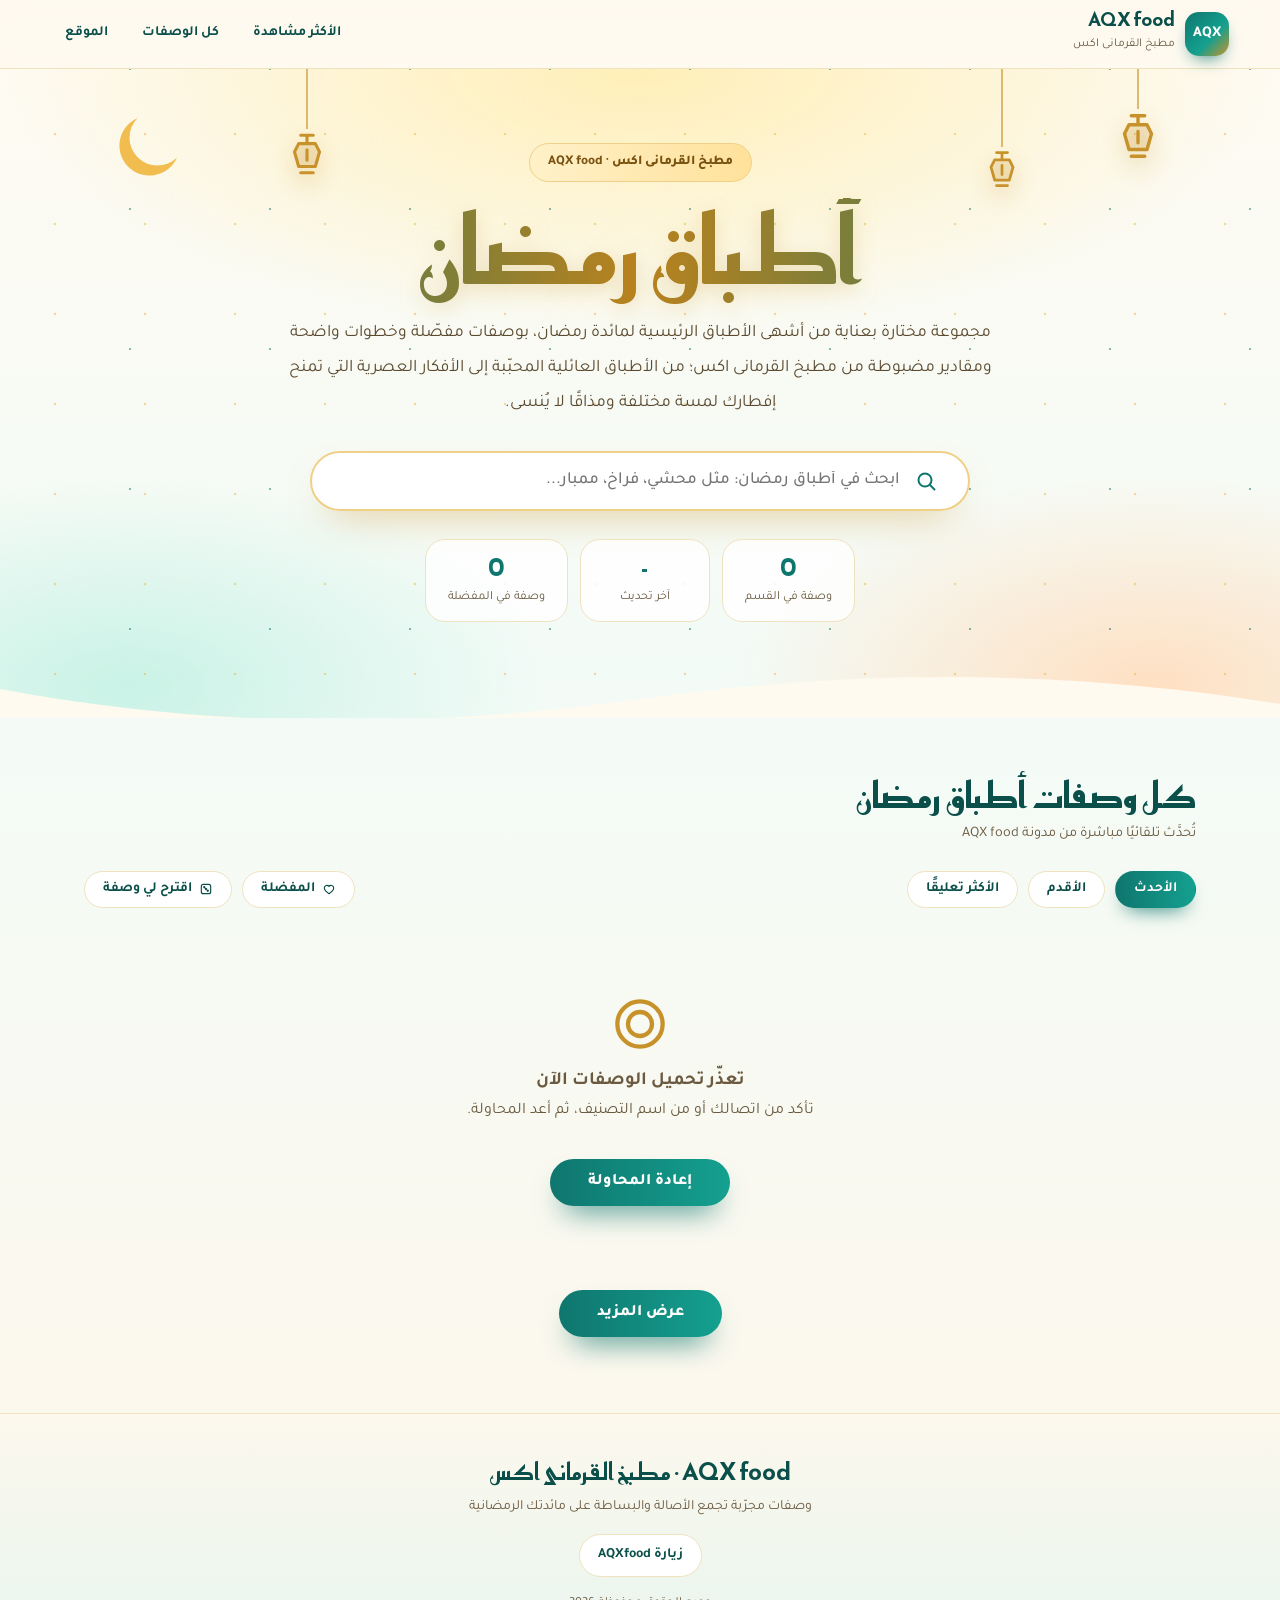
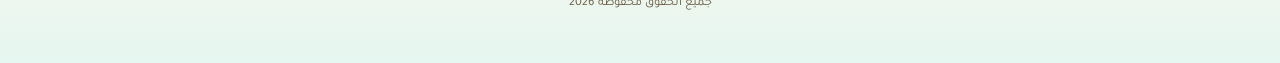
<file: aqx-food.html>
<!DOCTYPE html>
<html lang="ar" dir="rtl">
<head>
<meta charset="utf-8">
<meta name="viewport" content="width=device-width,initial-scale=1">
<title>أطباق رمضان | AQX food مطبخ القرمانى اكس</title>
<meta name="description" content="مجموعة مختارة من أشهى أطباق رمضان الرئيسية بوصفات مفصلة ومقادير مضبوطة من مطبخ القرمانى اكس AQX food. ابحث واكتشف الأكثر مشاهدة.">
<meta name="theme-color" content="#0f766e">
<meta property="og:type" content="website">
<meta property="og:title" content="أطباق رمضان | AQX food مطبخ القرمانى اكس">
<meta property="og:description" content="أشهى أطباق رمضان الرئيسية بوصفات مفصلة من مطبخ القرمانى اكس.">
<link rel="icon" href="data:image/svg+xml,%3Csvg xmlns='http://www.w3.org/2000/svg' viewBox='0 0 24 24'%3E%3Crect width='24' height='24' rx='6' fill='%230f766e'/%3E%3Cpath d='M17 14.5A5.5 5.5 0 1 1 10 7a4.5 4.5 0 0 0 7 7.500z' fill='%23ffd76a'/%3E%3C/svg%3E">
<link rel="preconnect" href="https://fonts.googleapis.com">
<link href="https://fonts.googleapis.com/css2?family=Tajawal:wght@400;500;700;800&family=Reem+Kufi:wght@500;700&display=swap" rel="stylesheet">
<style>
:root{--g:#0f766e;--gd:#0b4f4a;--au:#c8922b;--ink:#3b2a14;--mut:#6b5a40;--ln:#f0e2bf}
*{box-sizing:border-box;margin:0;padding:0}
html{scroll-behavior:smooth}
body{font-family:'Tajawal',system-ui,sans-serif;color:var(--ink);background:linear-gradient(180deg,#fffaf0,#f3fbf7 40%,#fff7ea);line-height:1.7;overflow-x:hidden}
a{color:inherit;text-decoration:none}
button{font-family:inherit}
.i{width:1em;height:1em;flex:none;display:block}
.pb{position:fixed;top:0;right:0;height:4px;width:0;background:linear-gradient(90deg,var(--au),var(--g));z-index:100}
.hd{position:sticky;top:0;z-index:90;display:flex;align-items:center;justify-content:space-between;gap:12px;padding:10px 4vw;background:rgba(255,250,240,.85);-webkit-backdrop-filter:blur(12px);backdrop-filter:blur(12px);border-bottom:1px solid var(--ln)}
.br{display:flex;align-items:center;gap:10px}
.lg{width:44px;height:44px;border-radius:14px;display:grid;place-items:center;font-weight:800;font-size:15px;color:#fff;background:linear-gradient(135deg,var(--g),#14a08f 60%,var(--au));box-shadow:0 8px 18px -8px var(--g)}
.br b{display:block;font:700 19px 'Reem Kufi',sans-serif;color:var(--gd);line-height:1.1;direction:ltr;text-align:right}
.br small{font-size:12px;color:var(--mut)}
.hd nav{display:flex;gap:6px}
.hd nav a{padding:8px 14px;border-radius:99px;font-weight:700;font-size:14px;color:var(--gd);transition:.25s}
.hd nav a:hover{background:#fff1c9}
.hero{position:relative;z-index:5;text-align:center;padding:74px 5vw 96px}
.hbg{position:absolute;inset:0;overflow:hidden;pointer-events:none;background:radial-gradient(900px 380px at 50% 0,#ffefb8,transparent 70%),radial-gradient(600px 300px at 10% 95%,#c9f2e6,transparent 70%),radial-gradient(600px 300px at 90% 95%,#ffe0c2,transparent 70%)}
.hbg:before{content:"";position:absolute;inset:0;opacity:.5;background-image:radial-gradient(circle,#e9b949 1.4px,transparent 1.6px),radial-gradient(circle,#0f766e 1px,transparent 1.2px);background-size:90px 90px,140px 140px;background-position:10px 20px,60px 70px;animation:tw 6s ease-in-out infinite alternate}
@keyframes tw{to{opacity:.2}}
.l{position:absolute;top:0;display:flex;flex-direction:column;align-items:center;color:var(--au);transform-origin:top center;animation:sw 3.8s ease-in-out infinite alternate}
.l:before{content:"";width:2px;height:var(--s);background:var(--au);opacity:.6}
.l .i{width:var(--z);height:var(--z);filter:drop-shadow(0 10px 12px rgba(200,146,43,.45))}
@keyframes sw{from{transform:rotate(-6deg)}to{transform:rotate(6deg)}}
.mn{position:absolute;top:34px;left:8%;width:90px;height:90px;color:#f0b73f;opacity:.9;animation:fl 5s ease-in-out infinite alternate}
@keyframes fl{to{transform:translateY(12px) rotate(6deg)}}
.hero>*:not(.hbg){position:relative}
.ey{display:inline-flex;align-items:center;gap:8px;background:linear-gradient(90deg,#fff1c9,#ffe19a);color:#7a5210;font-weight:800;font-size:13.5px;padding:7px 18px;border-radius:99px;border:1px solid #f0d089}
.hero h1{margin:16px 0 10px;font:700 clamp(46px,9vw,94px)/1.15 'Reem Kufi',sans-serif;background:linear-gradient(90deg,#0f766e,#b9821d 50%,#0f766e);-webkit-background-clip:text;background-clip:text;color:transparent;filter:drop-shadow(0 6px 10px rgba(200,146,43,.25))}
.hero p.d{max-width:720px;margin:0 auto;font-size:17.5px;line-height:2;color:#5b4a30}
.sb{position:relative;max-width:660px;margin:30px auto 0;text-align:right}
.f{display:flex;align-items:center;gap:8px;background:#fff;border:2px solid #f0d089;border-radius:99px;padding:6px 20px 6px 8px;box-shadow:0 18px 40px -20px rgba(200,146,43,.7);transition:.3s}
.f:focus-within{border-color:var(--g);box-shadow:0 22px 46px -18px var(--g)}
.f>.i{font-size:24px;color:var(--g);margin-right:10px}
.f input{flex:1;border:0;outline:0;background:none;font:500 17px 'Tajawal',sans-serif;padding:12px 6px;color:var(--ink);min-width:0}
.f button{border:0;width:36px;height:36px;border-radius:50%;background:#f3ead2;color:#8a6a2c;cursor:pointer;display:none;place-items:center;font-size:16px}
.f button.on{display:grid}
.dd{position:absolute;top:calc(100% + 10px);left:0;right:0;background:#fff;border-radius:24px;border:1px solid var(--ln);box-shadow:0 30px 60px -20px rgba(80,50,10,.45);overflow:hidden;max-height:70vh;overflow-y:auto;display:none}
.dd.on{display:block;animation:fd .2s}
@keyframes fd{from{opacity:0;transform:translateY(-6px)}}
.sg{display:flex;gap:12px;align-items:center;padding:10px 14px;transition:background .15s}
.sg:hover,.sg.a{background:#fff6dc}
.sg img,.sg .ph2{width:58px;height:58px;border-radius:14px;object-fit:cover;flex:none;background:#e7f6f1}
.sg b{display:block;font-size:15px;color:var(--gd);line-height:1.5}
.sg small{color:var(--mut);font-size:12px}
.sg.all{justify-content:center;font-weight:800;color:var(--g);background:#f3fbf7;cursor:pointer}
.sg.no{color:var(--mut);justify-content:center;padding:22px}
mark{background:#ffe08a;color:inherit;border-radius:4px;padding:0 2px}
.st{display:flex;justify-content:center;gap:12px;flex-wrap:wrap;margin-top:28px}
.st div{background:rgba(255,255,255,.8);border:1px solid var(--ln);padding:10px 22px;border-radius:20px;min-width:130px}
.st b{display:block;font:700 26px 'Reem Kufi',sans-serif;color:var(--g);line-height:1.3}
.st span{font-size:12.5px;color:var(--mut)}
.wv{position:absolute;bottom:-1px;left:0;right:0;height:60px;width:100%;color:#fffaf0;pointer-events:none}
.wrap{max-width:1240px;margin:0 auto;padding:0 5vw}
.sec{padding:50px 0 6px}
.sh{display:flex;align-items:flex-end;justify-content:space-between;gap:14px;flex-wrap:wrap;margin-bottom:24px}
.sh h2{font:700 clamp(26px,4vw,36px) 'Reem Kufi',sans-serif;color:var(--gd);display:flex;align-items:center;gap:10px}
.sh h2 .i{color:var(--au);font-size:.9em}
.sh p{color:var(--mut);font-size:14.5px}
.tr{display:grid;grid-template-columns:1.25fr 1fr;gap:20px}
.sp{position:relative;min-height:440px;border-radius:32px;overflow:hidden;box-shadow:0 30px 60px -28px var(--g);isolation:isolate;display:block}
.sp img,.sp .ph{position:absolute;inset:0;width:100%;height:100%;object-fit:cover;transition:transform 1.2s;z-index:-2}
.sp:hover img{transform:scale(1.08)}
.sp:after{content:"";position:absolute;inset:0;z-index:-1;background:linear-gradient(0deg,rgba(6,70,63,.94),rgba(6,70,63,.4) 50%,transparent)}
.sp .in{position:absolute;bottom:0;right:0;left:0;padding:28px;color:#fff}
.sp h3{font:700 clamp(22px,3vw,32px)/1.5 'Reem Kufi',sans-serif;margin:10px 0 6px}
.sp p{font-size:14.5px;opacity:.92;display:-webkit-box;-webkit-line-clamp:2;-webkit-box-orient:vertical;overflow:hidden}
.bg{display:inline-flex;gap:6px;align-items:center;background:linear-gradient(90deg,#ffd76a,#f0a92b);color:#5a3a00;font-weight:800;padding:6px 14px;border-radius:99px;font-size:13px;box-shadow:0 8px 20px -8px #f0a92b}
.tl{display:grid;gap:16px;align-content:start}
.tc{position:relative;display:flex;gap:14px;align-items:center;background:#fff;border:1px solid var(--ln);border-radius:24px;padding:12px;transition:transform .35s,box-shadow .35s}
.tc:hover{transform:translateX(-6px);box-shadow:0 20px 36px -20px var(--au)}
.tc img,.tc .ph{width:118px;height:108px;border-radius:18px;object-fit:cover;flex:none}
.tc h4{font-size:16.5px;line-height:1.5;color:var(--gd);font-weight:800}
.tc small{color:var(--mut);font-size:12.5px}
.md{position:absolute;top:-8px;right:-8px;width:36px;height:36px;border-radius:50%;display:grid;place-items:center;font-weight:800;color:#fff;box-shadow:0 8px 16px -6px rgba(0,0,0,.35);border:3px solid #fff;background:linear-gradient(135deg,#f5c542,#d18a12)}
.tc:nth-child(2) .md{background:linear-gradient(135deg,#cfd6dc,#8c98a4)}
.tc:nth-child(3) .md{background:linear-gradient(135deg,#e0a26a,#a5622c)}
.ph{display:grid;place-items:center;font-size:52px;color:#fff;background:linear-gradient(135deg,#14a08f,#c8922b)}
.tb{display:flex;flex-wrap:wrap;gap:10px;align-items:center;margin-bottom:16px}
.ch2{border:1px solid var(--ln);background:#fff;color:var(--gd);font-weight:700;font-size:14px;padding:9px 18px;border-radius:99px;cursor:pointer;display:inline-flex;align-items:center;gap:7px;transition:.25s}
.ch2:hover{background:#fff6dc}
.ch2.on{background:linear-gradient(90deg,var(--g),#14a08f);color:#fff;border-color:transparent;box-shadow:0 10px 20px -10px var(--g)}
.sep{flex:1}
.inf{font-size:14.5px;color:var(--mut);margin-bottom:18px;display:flex;gap:10px;align-items:center;flex-wrap:wrap}
.inf button{border:0;background:#fde8e8;color:#b91c1c;padding:4px 12px;border-radius:99px;font-weight:700;cursor:pointer}
.gr{display:grid;grid-template-columns:repeat(auto-fill,minmax(285px,1fr));gap:24px}
.cd{position:relative;background:#fff;border-radius:26px;overflow:hidden;border:1px solid rgba(0,0,0,.05);box-shadow:0 12px 30px -18px rgba(60,40,10,.35);transition:transform .4s cubic-bezier(.2,.9,.3,1.2),box-shadow .4s,opacity .6s;display:flex;flex-direction:column;opacity:0;transform:translateY(26px)}
.cd.v{opacity:1;transform:none}
.cd.v:hover{transform:translateY(-8px);box-shadow:0 28px 44px -20px var(--g)}
.im{position:relative;aspect-ratio:4/3;overflow:hidden}
.im img,.im .ph{width:100%;height:100%;object-fit:cover;transition:transform .8s}
.cd:hover .im img{transform:scale(1.1)}
.im:after{content:"";position:absolute;top:0;left:-70%;width:45%;height:100%;background:linear-gradient(100deg,transparent,rgba(255,255,255,.55),transparent);transform:skewX(-20deg);transition:left .8s}
.cd:hover .im:after{left:130%}
.tg{position:absolute;bottom:10px;right:10px;display:flex;gap:6px;z-index:2}
.tg span{background:rgba(255,255,255,.93);color:var(--g);font-size:12px;font-weight:700;padding:3px 11px;border-radius:99px}
.hb{position:absolute;top:10px;left:10px;z-index:3;width:40px;height:40px;border:0;border-radius:50%;background:rgba(255,255,255,.95);color:#b91c1c;font-size:20px;display:grid;place-items:center;cursor:pointer;box-shadow:0 6px 14px rgba(0,0,0,.18);transition:transform .25s}
.hb:hover{transform:scale(1.15)}
.hb.on .i{fill:currentColor}
.cb{padding:16px 18px 18px;display:flex;flex-direction:column;gap:8px;flex:1}
.cb h3{font-size:18px;line-height:1.5;font-weight:800;color:var(--gd)}
.cb h3 a:after{content:"";position:absolute;inset:0;z-index:1}
.cb p{font-size:13.5px;color:var(--mut);display:-webkit-box;-webkit-line-clamp:3;-webkit-box-orient:vertical;overflow:hidden}
.mt{margin-top:auto;display:flex;justify-content:space-between;align-items:center;font-size:12.5px;color:var(--mut);padding-top:10px;border-top:1px dashed var(--ln)}
.rd{color:var(--g);font-weight:800;display:flex;align-items:center;gap:6px}
.sk{height:350px;border-radius:26px;background:linear-gradient(100deg,#f5ecd3 30%,#fff8e4 50%,#f5ecd3 70%);background-size:200% 100%;animation:shm 1.4s linear infinite}
@keyframes shm{to{background-position:-200% 0}}
.em{text-align:center;padding:50px 20px;color:var(--mut);grid-column:1/-1}
.em .i{font-size:64px;margin:0 auto 10px;color:var(--au)}
.mo{display:block;margin:34px auto 0;border:0;cursor:pointer;font-weight:800;font-size:16px;color:#fff;padding:14px 38px;border-radius:99px;background:linear-gradient(90deg,var(--g),#14a08f);box-shadow:0 16px 30px -14px var(--g);transition:transform .25s}
.mo:hover{transform:translateY(-3px)}
footer{margin-top:70px;text-align:center;padding:40px 5vw 34px;background:linear-gradient(180deg,transparent,#e6f6f0);border-top:1px solid var(--ln)}
footer b{font:700 24px 'Reem Kufi',sans-serif;color:var(--gd);display:block}
footer p{color:var(--mut);font-size:14px;margin:6px 0 14px}
footer a.ch2{display:inline-flex}
.up{position:fixed;bottom:22px;left:22px;z-index:80;width:48px;height:48px;border:0;border-radius:50%;background:linear-gradient(135deg,var(--g),#14a08f);color:#fff;font-size:22px;display:grid;place-items:center;cursor:pointer;box-shadow:0 14px 26px -10px var(--g);opacity:0;pointer-events:none;transform:translateY(14px);transition:.3s}
.up.on{opacity:1;pointer-events:auto;transform:none}
.ts{position:fixed;bottom:26px;left:50%;transform:translate(-50%,30px);background:var(--gd);color:#fff;padding:11px 24px;border-radius:99px;font-weight:700;font-size:14px;opacity:0;transition:.35s;z-index:120;pointer-events:none}
.ts.on{opacity:1;transform:translate(-50%,0)}
@media(max-width:860px){.tr{grid-template-columns:1fr}.sp{min-height:340px}.hd nav a:not(:last-child){display:none}.mn{width:60px;height:60px;left:4%}}
@media(max-width:520px){.gr{grid-template-columns:1fr}.hero{padding-top:64px}.hero p.d{font-size:15.5px}.tc img,.tc .ph{width:96px;height:92px}}
@media(prefers-reduced-motion:reduce){*{animation:none!important;transition:none!important}.cd{opacity:1;transform:none}}
</style>
</head>
<body>
<svg width="0" height="0" style="position:absolute" aria-hidden="true"><defs>
<symbol id="s" viewBox="0 0 24 24" fill="none" stroke="currentColor" stroke-width="2" stroke-linecap="round" stroke-linejoin="round"><circle cx="11" cy="11" r="6.5"/><path d="M16 16l4.5 4.5"/></symbol>
<symbol id="h" viewBox="0 0 24 24" fill="none" stroke="currentColor" stroke-width="2" stroke-linecap="round" stroke-linejoin="round"><path d="M12 20s-8-4.6-8-10a4.5 4.5 0 0 1 8-2.5A4.5 4.5 0 0 1 20 10c0 5.4-8 10-8 10z"/></symbol>
<symbol id="ar" viewBox="0 0 24 24" fill="none" stroke="currentColor" stroke-width="2.2" stroke-linecap="round" stroke-linejoin="round"><path d="M19 12H5M11 6l-6 6 6 6"/></symbol>
<symbol id="cr" viewBox="0 0 24 24" fill="currentColor"><path d="M3 8l4.5 4L12 5l4.5 7L21 8l-2 11H5z"/></symbol>
<symbol id="dc" viewBox="0 0 24 24" fill="none" stroke="currentColor" stroke-width="2" stroke-linecap="round" stroke-linejoin="round"><rect x="4" y="4" width="16" height="16" rx="3.5"/><circle cx="9" cy="9" r="1"/><circle cx="15" cy="15" r="1"/><circle cx="12" cy="12" r="1"/></symbol>
<symbol id="up" viewBox="0 0 24 24" fill="none" stroke="currentColor" stroke-width="2.4" stroke-linecap="round" stroke-linejoin="round"><path d="M12 19V5M6 11l6-6 6 6"/></symbol>
<symbol id="x" viewBox="0 0 24 24" fill="none" stroke="currentColor" stroke-width="2.4" stroke-linecap="round"><path d="M6 6l12 12M18 6L6 18"/></symbol>
<symbol id="dish" viewBox="0 0 24 24" fill="none" stroke="currentColor" stroke-width="1.6" stroke-linecap="round" stroke-linejoin="round"><circle cx="12" cy="12" r="8.5"/><circle cx="12" cy="12" r="4.5"/></symbol>
<symbol id="ln" viewBox="0 0 24 24" fill="currentColor" fill-opacity=".18" stroke="currentColor" stroke-width="1.5" stroke-linecap="round" stroke-linejoin="round"><path d="M9 3h6M12 3v3"/><path d="M8 7h8l2 4-2 7H8l-2-7z"/><path d="M9 21h6M12 10v5" fill="none"/></symbol>
<symbol id="mn" viewBox="0 0 24 24" fill="currentColor"><path d="M20 14.5A8 8 0 1 1 9.5 4a6.5 6.5 0 0 0 10.5 10.5z"/></symbol>
</defs></svg>

<div class="pb" id="pb"></div>
<header class="hd">
  <a class="br" href="https://aqxfood.blogspot.com/" target="_blank" rel="noopener"><span class="lg">AQX</span><span><b>AQX food</b><small>مطبخ القرمانى اكس</small></span></a>
  <nav aria-label="التنقل"><a href="#trend">الأكثر مشاهدة</a><a href="#all">كل الوصفات</a><a href="https://aqxfood.blogspot.com/" target="_blank" rel="noopener">الموقع</a></nav>
</header>

<section class="hero">
  <div class="hbg" aria-hidden="true">
    <div class="l" style="right:9%;--s:40px;--z:54px"><svg class="i"><use href="#ln"/></svg></div>
    <div class="l" style="right:20%;--s:78px;--z:44px;animation-delay:-1.5s"><svg class="i"><use href="#ln"/></svg></div>
    <div class="l" style="left:22%;--s:60px;--z:50px;animation-delay:-2.4s"><svg class="i"><use href="#ln"/></svg></div>
    <svg class="mn i"><use href="#mn"/></svg>
    <svg class="wv" viewBox="0 0 1440 60" preserveAspectRatio="none"><path fill="currentColor" d="M0 30c240 40 480 40 720 10s480-30 720 5v15H0z"/></svg>
  </div>
  <span class="ey">مطبخ القرمانى اكس · AQX food</span>
  <h1>أطباق رمضان</h1>
  <p class="d">مجموعة مختارة بعناية من أشهى الأطباق الرئيسية لمائدة رمضان، بوصفات مفصّلة وخطوات واضحة ومقادير مضبوطة من مطبخ القرمانى اكس؛ من الأطباق العائلية المحبّبة إلى الأفكار العصرية التي تمنح إفطارك لمسة مختلفة ومذاقًا لا يُنسى.</p>
  <div class="sb">
    <div class="f"><svg class="i"><use href="#s"/></svg><input id="q" type="search" placeholder="ابحث في أطباق رمضان: مثل محشي، فراخ، ممبار..." autocomplete="off" aria-label="ابحث داخل القسم" role="combobox" aria-expanded="false" aria-controls="dd"><button id="qx" type="button" aria-label="مسح"><svg class="i"><use href="#x"/></svg></button></div>
    <div class="dd" id="dd" role="listbox"></div>
  </div>
  <div class="st"><div><b id="n1">0</b><span>وصفة في القسم</span></div><div><b id="n2">-</b><span>آخر تحديث</span></div><div><b id="n3">0</b><span>وصفة في المفضلة</span></div></div>
</section>

<main class="wrap">
  <section class="sec" id="trend" hidden>
    <div class="sh"><div><h2><svg class="i"><use href="#cr"/></svg>الأكثر مشاهدة</h2><p>الوصفات التي يعشقها متابعونا في هذا القسم</p></div></div>
    <div class="tr" id="tr"></div>
  </section>

  <section class="sec" id="all">
    <div class="sh"><div><h2>كل وصفات أطباق رمضان</h2><p>تُحدَّث تلقائيًا مباشرة من مدونة AQX food</p></div></div>
    <div class="tb">
      <button class="ch2 on" data-s="new" type="button">الأحدث</button>
      <button class="ch2" data-s="old" type="button">الأقدم</button>
      <button class="ch2" data-s="cm" type="button">الأكثر تعليقًا</button>
      <span class="sep"></span>
      <button class="ch2" id="fv" type="button"><svg class="i"><use href="#h"/></svg>المفضلة</button>
      <button class="ch2" id="rn" type="button"><svg class="i"><use href="#dc"/></svg>اقترح لي وصفة</button>
    </div>
    <div class="inf" id="inf"></div>
    <div class="gr" id="gr"><div class="sk"></div><div class="sk"></div><div class="sk"></div><div class="sk"></div><div class="sk"></div><div class="sk"></div></div>
    <button class="mo" id="mo" type="button" hidden>عرض المزيد</button>
  </section>
</main>

<footer>
  <b>AQX food · مطبخ القرمانى اكس</b>
  <p>وصفات مجرّبة تجمع الأصالة والبساطة على مائدتك الرمضانية</p>
  <a class="ch2" href="https://aqxfood.blogspot.com/" target="_blank" rel="noopener">زيارة AQXfood</a>
  <p style="margin-top:16px;font-size:12.5px">جميع الحقوق محفوظة <span id="yr"></span></p>
</footer>

<button class="up" id="up" type="button" aria-label="للأعلى"><svg class="i"><use href="#up"/></svg></button>
<div class="ts" id="ts" role="status"></div>

<script>
(function(){
  /* ===== الإعدادات ===== */
  var C={
    blog:'https://aqxfood.blogspot.com',
    label:'أطباق رمضان',          /* اسم التصنيف في بلوجر */
    trend:'الأكثر مشاهدة',        /* ضع هذا التصنيف على أي مقالة لتظهر في قسم الأكثر مشاهدة */
    per:12, ttl:300000
  };
  var $=function(i){return document.getElementById(i)};
  var all=[],view=[],shown=0,sort='new',q='',favOnly=false,act=-1,sug=[],fav=new Set();
  try{fav=new Set(JSON.parse(localStorage.getItem('aqx_fav')||'[]'))}catch(e){}

  function esc(s){return String(s).replace(/[&<>"']/g,function(c){return{'&':'&amp;','<':'&lt;','>':'&gt;','"':'&quot;',"'":'&#39;'}[c]})}
  function norm(s){return String(s).toLowerCase().replace(/[\u064B-\u065F\u0670\u0640]/g,'').replace(/[إأآٱ]/g,'ا').replace(/ى/g,'ي').replace(/ة/g,'ه').replace(/ؤ/g,'و').replace(/ئ/g,'ي')}
  function fd(t){try{return new Date(t).toLocaleDateString('ar-EG',{day:'numeric',month:'long',year:'numeric'})}catch(e){return''}}
  function big(u,w,h){return u.replace(/\/(s\d+|w\d+-h\d+)(-[a-z]+)*\//,'/w'+w+'-h'+h+'-c/')}
  function toast(m){var t=$('ts');t.textContent=m;t.classList.add('on');clearTimeout(toast.t);toast.t=setTimeout(function(){t.classList.remove('on')},2000)}
  var PH='<div class="ph"><svg class="i"><use href="#dish"/></svg></div>';

  /* ===== الجلب من بلوجر (JSONP لتفادي مشاكل CORS) ===== */
  function jp(u){return new Promise(function(res,rej){
    var n='aqx'+Math.random().toString(36).slice(2),s=document.createElement('script');
    var t=setTimeout(function(){cl();rej()},15000);
    function cl(){clearTimeout(t);delete window[n];s.remove()}
    window[n]=function(d){cl();res(d)};
    s.onerror=function(){cl();rej()};
    s.src=u+'&callback='+n;document.head.appendChild(s);
  })}
  function parse(e){
    var g=function(o,k){return o&&o[k]?o[k].$t:''};
    var html=g(e,'content')||g(e,'summary'),url='',im='',k;
    (e.link||[]).forEach(function(l){if(l.rel==='alternate')url=l.href});
    var text=new DOMParser().parseFromString(html,'text/html').body.textContent.replace(/\s+/g,' ').trim();
    var m=html.match(/<img[^>]+src=["']([^"']+)/i);
    if(e.media$thumbnail&&e.media$thumbnail.url)im=e.media$thumbnail.url;else if(m)im=m[1];
    if(im)im=big(im,640,480);
    var words=text.split(' ').length;
    return{id:g(e,'id').split('post-').pop(),title:g(e,'title'),url:url,date:new Date(g(e,'published')).getTime(),
      cats:(e.category||[]).map(function(c){return c.term}),img:im,ex:text.slice(0,160),
      rt:words>90?Math.max(1,Math.round(words/180)):0,cm:+(e.thr$total?e.thr$total.$t:0)};
  }
  async function load(){
    var key='aqx_'+C.label;
    try{var c=JSON.parse(sessionStorage.getItem(key));if(c&&Date.now()-c.t<C.ttl)return c.d}catch(e){}
    var out=[],st=1,tot=1;
    while(out.length<tot){
      var d=await jp(C.blog+'/feeds/posts/default/-/'+encodeURIComponent(C.label)+'?alt=json-in-script&max-results=150&start-index='+st);
      var en=d.feed.entry||[];tot=+d.feed.openSearch$totalResults.$t;
      if(!en.length)break;
      en.forEach(function(x){out.push(parse(x))});st+=en.length;
    }
    try{sessionStorage.setItem(key,JSON.stringify({t:Date.now(),d:out}))}catch(e){}
    return out;
  }

  /* ===== العرض ===== */
  function tags(p){return p.cats.filter(function(c){return c!==C.label&&c!==C.trend}).slice(0,2).map(function(c){return'<span>'+esc(c)+'</span>'}).join('')}
  function imgTag(p,w){return p.img?'<img src="'+p.img+'" alt="'+esc(p.title)+'" loading="lazy" decoding="async">':PH}
  function card(p){
    return'<article class="cd"><div class="im">'+imgTag(p)+'<div class="tg">'+tags(p)+'</div><button class="hb'+(fav.has(p.id)?' on':'')+'" data-id="'+p.id+'" type="button" aria-label="المفضلة"><svg class="i"><use href="#h"/></svg></button></div>'+
    '<div class="cb"><h3><a href="'+p.url+'" target="_blank" rel="noopener">'+esc(p.title)+'</a></h3><p>'+esc(p.ex)+'</p>'+
    '<div class="mt"><span>'+fd(p.date)+(p.rt?' · '+p.rt+' د قراءة':'')+'</span><span class="rd">اقرأ الوصفة <svg class="i"><use href="#ar"/></svg></span></div></div></article>';
  }
  var io=('IntersectionObserver' in window)?new IntersectionObserver(function(es){es.forEach(function(e){if(e.isIntersecting){e.target.classList.add('v');io.unobserve(e.target)}})},{rootMargin:'0px 0px -40px'}):null;
  function reveal(root){root.querySelectorAll('.cd:not(.v)').forEach(function(c){io?io.observe(c):c.classList.add('v')})}

  function renderMore(reset){
    var gr=$('gr');
    if(reset){shown=0;gr.innerHTML=''}
    if(!view.length){
      gr.innerHTML='<div class="em"><svg class="i"><use href="#dish"/></svg><h3>لا توجد نتائج مطابقة</h3><p>جرّب كلمة أخرى أو امسح البحث.</p></div>';
      $('mo').hidden=true;return;
    }
    var chunk=view.slice(shown,shown+C.per);shown+=chunk.length;
    gr.insertAdjacentHTML('beforeend',chunk.map(card).join(''));reveal(gr);
    var left=view.length-shown;$('mo').hidden=left<=0;
    if(left>0)$('mo').textContent='عرض المزيد ('+left+' وصفة)';
  }
  function apply(){
    var list=q?find(q):all.slice();
    if(favOnly)list=list.filter(function(p){return fav.has(p.id)});
    if(!q){
      if(sort==='new')list.sort(function(a,b){return b.date-a.date});
      else if(sort==='old')list.sort(function(a,b){return a.date-b.date});
      else list.sort(function(a,b){return b.cm-a.cm||b.date-a.date});
    }
    view=list;
    var i=$('inf');i.innerHTML='';
    if(q||favOnly){
      i.innerHTML='<span>'+(q?'نتائج البحث عن «'+esc(q)+'»':'المفضلة')+' — '+list.length+' وصفة</span><button type="button" id="clr">مسح التصفية</button>';
      $('clr').onclick=function(){q='';favOnly=false;$('q').value='';$('qx').classList.remove('on');$('fv').classList.remove('on');apply()};
    }
    renderMore(true);
  }
  function find(s){
    var ts=norm(s).split(/\s+/).filter(Boolean);if(!ts.length)return[];
    return all.map(function(p){
      var sc=0;
      for(var k=0;k<ts.length;k++){
        var a=p.nt.indexOf(ts[k]),b=p.nx.indexOf(ts[k]);
        if(a<0&&b<0)return null;
        sc+=a===0?6:a>0?4:1;
      }
      return{p:p,sc:sc};
    }).filter(Boolean).sort(function(a,b){return b.sc-a.sc||b.p.date-a.p.date}).map(function(o){return o.p});
  }

  function trending(){
    var t=all.filter(function(p){return p.cats.indexOf(C.trend)>-1});
    if(!t.length)t=all.slice().sort(function(a,b){return b.cm-a.cm||b.date-a.date});
    t=t.slice(0,4);if(t.length<1)return;
    var s=t[0],r=t.slice(1);
    var h='<a class="sp" href="'+s.url+'" target="_blank" rel="noopener">'+(s.img?'<img src="'+big(s.img,900,700)+'" alt="'+esc(s.title)+'" loading="lazy">':PH)+
      '<div class="in"><span class="bg"><svg class="i"><use href="#cr"/></svg>الأكثر مشاهدة</span><h3>'+esc(s.title)+'</h3><p>'+esc(s.ex)+'</p></div></a>';
    if(r.length){
      h+='<div class="tl">'+r.map(function(p,i){
        return'<a class="tc" href="'+p.url+'" target="_blank" rel="noopener"><span class="md">'+(i+2)+'</span>'+imgTag(p)+'<div><h4>'+esc(p.title)+'</h4><small>'+fd(p.date)+'</small></div></a>';
      }).join('')+'</div>';
    }
    $('tr').innerHTML=h;$('trend').hidden=false;
  }

  /* ===== البحث الفوري ===== */
  function hl(t,tok){
    var n=norm(t);if(n.length!==t.length||!tok)return esc(t);
    var i=n.indexOf(tok);if(i<0)return esc(t);
    return esc(t.slice(0,i))+'<mark>'+esc(t.slice(i,i+tok.length))+'</mark>'+esc(t.slice(i+tok.length));
  }
  function dd(v){
    var box=$('dd'),inp=$('q');act=-1;
    if(!v.trim()){box.classList.remove('on');inp.setAttribute('aria-expanded','false');return}
    sug=find(v);var tok=norm(v).split(/\s+/)[0],h='';
    if(!sug.length)h='<div class="sg no">لا توجد وصفة مطابقة لـ «'+esc(v)+'»</div>';
    else{
      h=sug.slice(0,6).map(function(p){
        return'<a class="sg" role="option" href="'+p.url+'" target="_blank" rel="noopener">'+(p.img?'<img src="'+p.img+'" alt="" loading="lazy">':'<div class="ph2"></div>')+'<span><b>'+hl(p.title,tok)+'</b><small>'+fd(p.date)+'</small></span></a>';
      }).join('');
      if(sug.length>6)h+='<div class="sg all" id="sa">عرض كل النتائج ('+sug.length+')</div>';
    }
    box.innerHTML=h;box.classList.add('on');inp.setAttribute('aria-expanded','true');
    var sa=$('sa');if(sa)sa.onclick=commit;
  }
  function commit(){
    q=$('q').value.trim();$('dd').classList.remove('on');apply();
    $('all').scrollIntoView({behavior:'smooth'});
  }
  var qi=$('q');
  qi.addEventListener('input',function(){$('qx').classList.toggle('on',!!qi.value);dd(qi.value)});
  qi.addEventListener('keydown',function(e){
    var it=$('dd').querySelectorAll('a.sg');
    if(e.key==='ArrowDown'||e.key==='ArrowUp'){
      e.preventDefault();if(!it.length)return;
      act=(act+(e.key==='ArrowDown'?1:-1)+it.length)%it.length;
      it.forEach(function(x,i){x.classList.toggle('a',i===act)});it[act].scrollIntoView({block:'nearest'});
    }else if(e.key==='Enter'){
      e.preventDefault();if(act>-1&&it[act])window.open(it[act].href,'_blank','noopener');else commit();
    }else if(e.key==='Escape')$('dd').classList.remove('on');
  });
  qi.addEventListener('focus',function(){if(qi.value)dd(qi.value)});
  $('qx').onclick=function(){qi.value='';this.classList.remove('on');$('dd').classList.remove('on');if(q){q='';apply()}qi.focus()};
  document.addEventListener('click',function(e){if(!e.target.closest('.sb'))$('dd').classList.remove('on')});

  /* ===== التفاعلات ===== */
  document.querySelector('.tb').addEventListener('click',function(e){
    var b=e.target.closest('.ch2');if(!b)return;
    if(b.dataset.s){sort=b.dataset.s;document.querySelectorAll('.tb [data-s]').forEach(function(x){x.classList.toggle('on',x===b)});apply()}
  });
  $('fv').onclick=function(){favOnly=!favOnly;this.classList.toggle('on',favOnly);apply()};
  $('rn').onclick=function(){if(all.length)window.open(all[Math.floor(Math.random()*all.length)].url,'_blank','noopener')};
  $('mo').onclick=function(){renderMore(false)};
  $('gr').addEventListener('click',function(e){
    var b=e.target.closest('.hb');if(!b)return;
    var id=b.dataset.id;
    if(fav.has(id)){fav.delete(id);b.classList.remove('on');toast('أُزيلت من المفضلة')}
    else{fav.add(id);b.classList.add('on');toast('تمت الإضافة إلى المفضلة')}
    try{localStorage.setItem('aqx_fav',JSON.stringify(Array.from(fav)))}catch(x){}
    $('n3').textContent=fav.size;
    if(favOnly)apply();
  });
  var up=$('up'),pb=$('pb');
  window.addEventListener('scroll',function(){
    var h=document.documentElement,y=h.scrollTop;
    pb.style.width=(y/(h.scrollHeight-h.clientHeight||1)*100)+'%';
    up.classList.toggle('on',y>600);
  },{passive:true});
  up.onclick=function(){window.scrollTo({top:0,behavior:'smooth'})};
  $('yr').textContent=new Date().getFullYear();
  $('n3').textContent=fav.size;

  function count(el,n){var t0=null;function s(t){t0=t0||t;var p=Math.min((t-t0)/900,1);el.textContent=Math.round(n*p);if(p<1)requestAnimationFrame(s)}requestAnimationFrame(s)}

  /* ===== التشغيل ===== */
  load().then(function(d){
    all=d.map(function(p){p.nt=norm(p.title);p.nx=norm(p.ex+' '+p.cats.join(' '));return p});
    count($('n1'),all.length);
    if(all.length)$('n2').textContent=fd(Math.max.apply(null,all.map(function(p){return p.date})));
    trending();apply();
    try{
      var j=document.createElement('script');j.type='application/ld+json';
      j.text=JSON.stringify({"@context":"https://schema.org","@type":"CollectionPage","name":"أطباق رمضان","description":"أشهى أطباق رمضان الرئيسية من مطبخ القرمانى اكس AQX food","publisher":{"@type":"Organization","name":"AQX food مطبخ القرمانى اكس","url":C.blog},
        "mainEntity":{"@type":"ItemList","itemListElement":all.slice(0,50).map(function(p,i){return{"@type":"ListItem","position":i+1,"name":p.title,"url":p.url}})}});
      document.head.appendChild(j);
    }catch(e){}
  }).catch(function(){
    $('gr').innerHTML='<div class="em"><svg class="i"><use href="#dish"/></svg><h3>تعذّر تحميل الوصفات الآن</h3><p>تأكد من اتصالك أو من اسم التصنيف، ثم أعد المحاولة.</p><button class="mo" type="button" onclick="location.reload()">إعادة المحاولة</button></div>';
  });
})();
</script>
</body>
</html>
</file>
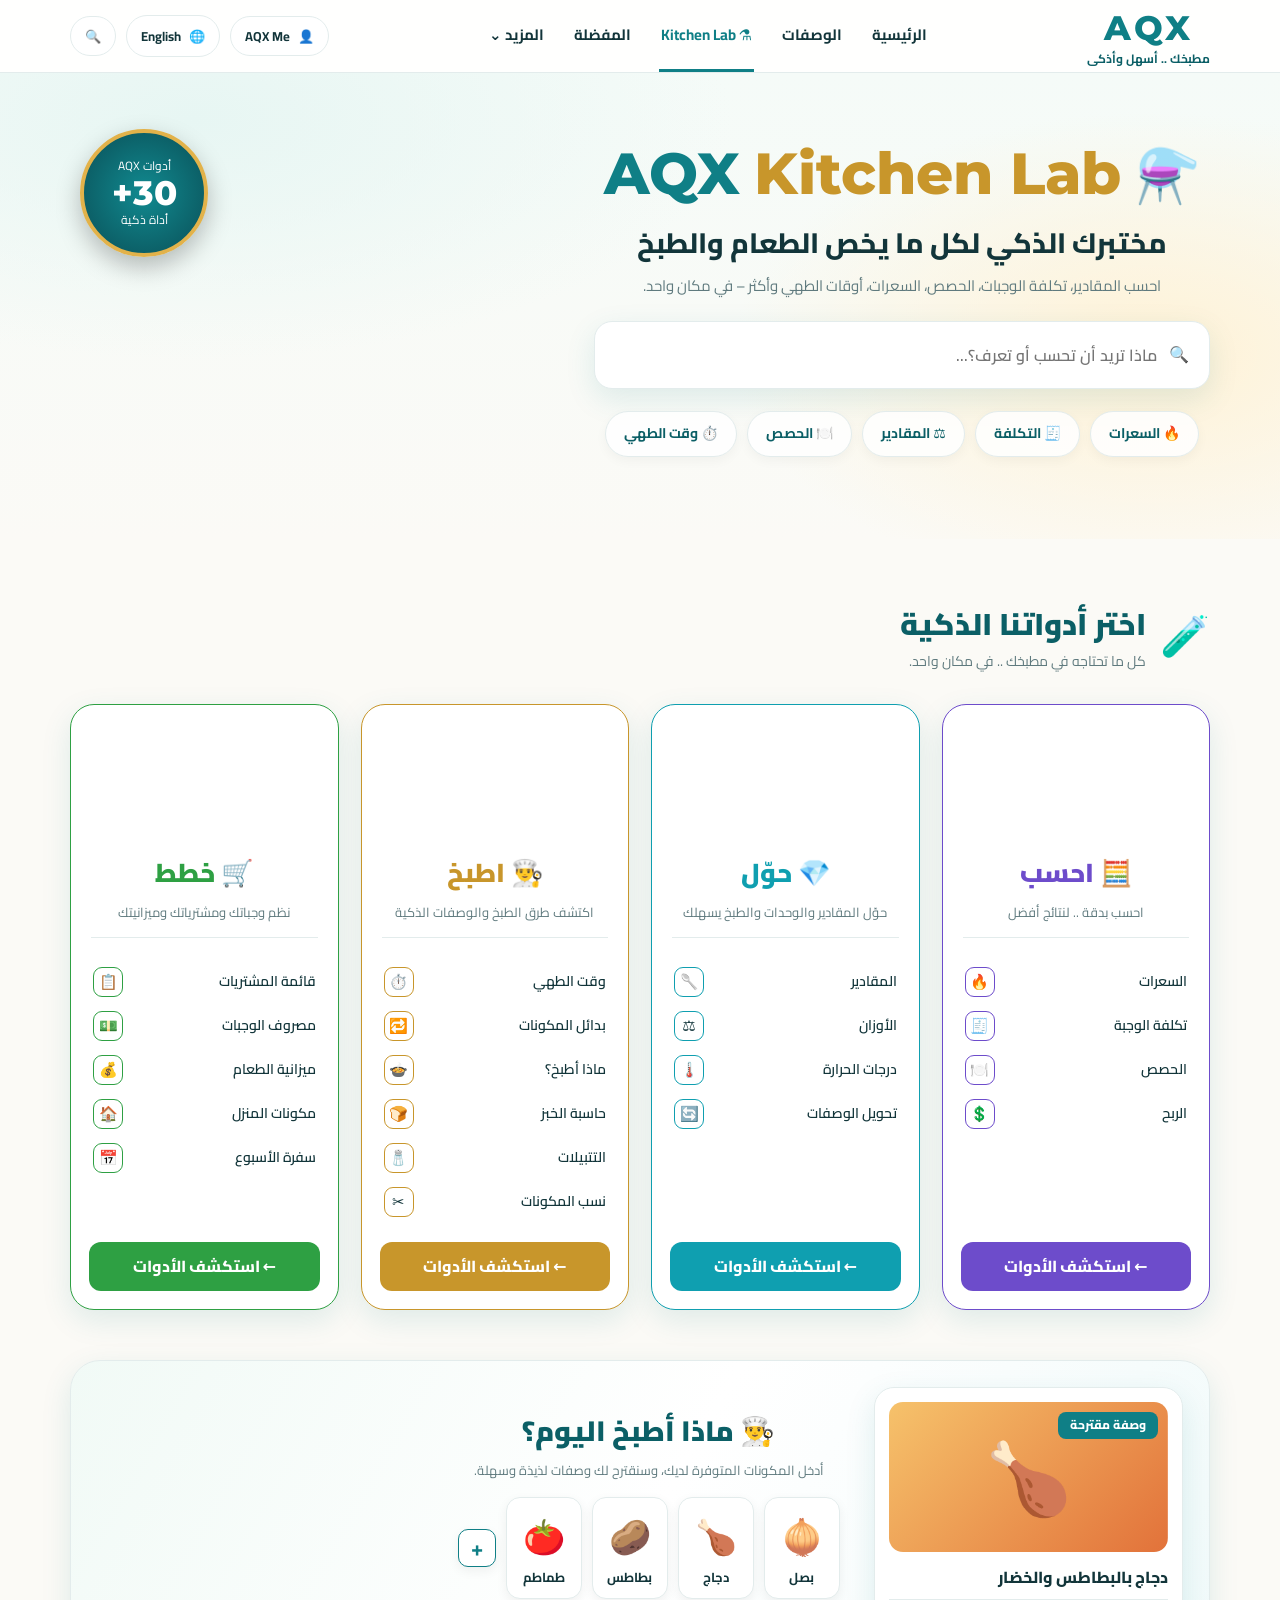
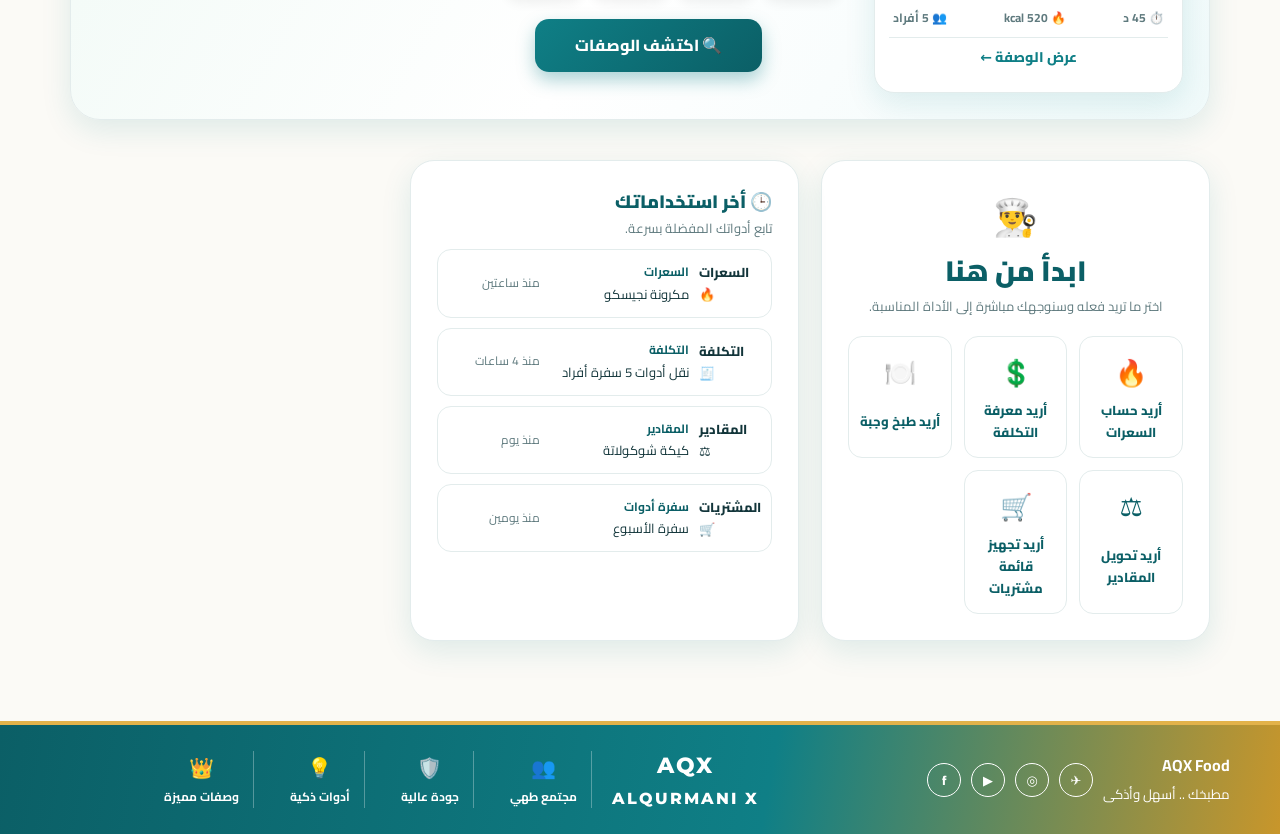
<file: aqx-kitchen-lab.html>
<!DOCTYPE html>
<html lang="ar" dir="rtl">
<head>
<meta charset="utf-8">
<meta name="viewport" content="width=device-width, initial-scale=1, viewport-fit=cover">
<title>AQX Kitchen Lab | مختبرك الذكي للمقادير والتكلفة والحصص والطبخ</title>
<meta name="description" content="AQX Kitchen Lab: أكثر من 30 أداة ذكية لحساب المقادير والسعرات وتكلفة الوجبات والحصص وأوقات الطهي، وتحويل المقادير والأوزان، وتخطيط قائمة المشتريات وميزانية الطعام في مكان واحد.">
<meta name="keywords" content="حاسبة مقادير, حاسبة سعرات, تكلفة الوجبة, تحويل المقادير, حصص الطعام, وقت الطهي, قائمة مشتريات, وصفات, AQX Food, مطبخ">
<meta name="robots" content="index, follow, max-image-preview:large">
<meta name="theme-color" content="#0f7f86" media="(prefers-color-scheme: light)">
<meta name="theme-color" content="#0b5f66" media="(prefers-color-scheme: dark)">
<meta name="msapplication-TileColor" content="#0f7f86">
<meta name="application-name" content="AQX Kitchen Lab"><meta name="apple-mobile-web-app-title" content="AQX Lab">
<meta name="apple-mobile-web-app-capable" content="yes"><meta name="apple-mobile-web-app-status-bar-style" content="default">
<link rel="icon" href="favicon.svg" type="image/svg+xml"><link rel="icon" href="favicon.ico" sizes="48x48">
<link rel="apple-touch-icon" href="apple-touch-icon.png"><link rel="manifest" href="manifest.webmanifest">
<meta property="og:url" content="https://hub.alqurmanix.com/aqx-kitchen-lab.html">
<link rel="canonical" href="https://hub.alqurmanix.com/aqx-kitchen-lab.html">
<link rel="alternate" hreflang="x-default" href="https://hub.alqurmanix.com/aqx-kitchen-lab.html">
<link rel="alternate" hreflang="en" href="https://hub.alqurmanix.com/aqx-kitchen-lab.html?lang=en">
<link rel="alternate" hreflang="ar" href="https://hub.alqurmanix.com/aqx-kitchen-lab.html">
<meta property="og:type" content="website">
<meta property="og:locale" content="ar_AR">
<meta property="og:site_name" content="AQX Food">
<meta property="og:title" content="AQX Kitchen Lab | مختبرك الذكي للطعام والطبخ">
<meta property="og:description" content="احسب المقادير والتكلفة والحصص وأوقات الطهي في مكان واحد.">
<meta name="twitter:card" content="summary_large_image">
<link rel="preconnect" href="https://fonts.googleapis.com">
<link rel="preconnect" href="https://fonts.gstatic.com" crossorigin>
<link href="https://fonts.googleapis.com/css2?family=Cairo:wght@400;600;700;800;900&family=Montserrat:wght@600;800&display=swap" rel="stylesheet">
<script type="application/ld+json">
{"@context":"https://schema.org","@graph":[
{"@type":"WebSite","name":"AQX Kitchen Lab","url":"https://aqxfood.blogspot.com/","inLanguage":"ar","potentialAction":{"@type":"SearchAction","target":"https://aqxfood.blogspot.com/search?q={q}","query-input":"required name=q"}},
{"@type":"Organization","name":"AQX Food","slogan":"مطبخك .. أسهل وأذكى","url":"https://aqxfood.blogspot.com/"},
{"@type":"ItemList","name":"أدوات AQX الذكية","itemListElement":[
{"@type":"ListItem","position":1,"name":"احسب","url":"calculate.html"},
{"@type":"ListItem","position":2,"name":"حوّل","url":"convert.html"},
{"@type":"ListItem","position":3,"name":"اطبخ","url":"cook.html"},
{"@type":"ListItem","position":4,"name":"خطط","url":"plan.html"}]}]}
</script>
<style>
:root{--i-calc:url(https://blogger.googleusercontent.com/img/b/R29vZ2xl/AVvXsEgUcVs11Q3ITO6y5lODXoKMEs1CaNIrRfeFG23CEh_eDV9FwIANiQYBSWY0WvVetSKK-QlLG4O0m_L66-C1JCdfcsvr0BV242D0NATCx7us324sWkX00CtfMwbQwn2JUzVEzNgg_2wJYiRYKlh9ZR-nl9dZyD_7zjPzGu4vKieljPEmihYMIZVNTsrV2tM/s298/file_000000005a1481f48f3357037508951f_6.png);--i-conv:url(https://blogger.googleusercontent.com/img/b/R29vZ2xl/[base64]/s257/file_000000005a1481f48f3357037508951f_2.png);--i-cook:url(https://blogger.googleusercontent.com/img/b/R29vZ2xl/AVvXsEhIR2AxQhWYYK2jvOcSjTH8NSqnInIMgPukyMgqxCAXiwTuPIyXSIHgogJHV8z3jcBXmcTi3N-wPYuOlfApYyuCNzwk1RCkoAJ612ilS_wRA2cmqZVRTEU5iDtk33sYFTrAxV9X6-aViNVnVT115zxwGZ8X5lV7Xopf17JRs_umFIt04fTB7iLvWfL388M/s197/file_000000005a1481f48f3357037508951f_5.png);--i-plan:url(https://blogger.googleusercontent.com/img/b/R29vZ2xl/AVvXsEjNcN4JL0x18Dyik7wc01yOxkYKgwZ7xt7U5wq78xfV38EOyh-EHypIhy_lRsFw1ZXKJODER7hUh7FMYoyLfaskJU2b9KKlgyxLVZCQ5aVBeevHoCOWF2YaQG4oFOgk_0qrpZA6QYLKc16z45QgFkBRwZ76nOlBdlIMNL47hcU4uOvSU0QA5otwEM6gKwE/s244/file_000000005a1481f48f3357037508951f_8.png);--i-hero:url(https://blogger.googleusercontent.com/img/b/R29vZ2xl/AVvXsEhWRwx_9ehLdSRtHQzOe4IDqtKRrhRYtH4hXg5ZtaH4KmaxpqMUn7JGesH4aLJN6VAEe_ZJzb2DuZSrs-vFeLuJpGb7B3kyeZjqc9VQVuUWXzBRj_BnfNWveVCTLkEZXxa8AeFwLacm90JCUucx4r5WrajwHMCmN93sJ0dwCJsL1sQCra4ZJ372FM7lpx8/s370/file_000000005a1481f48f3357037508951f_7.png);--i-ban:url(https://blogger.googleusercontent.com/img/b/R29vZ2xl/AVvXsEhTtjMAuJVKKGJle6BdeYuHYwxRvYIPrEPmcIYx8Ea9gvrh6O5dKc5CgNuVWSPjOGhWxtK15oZYHnSQDK6ILUcrUpTGmHm8-BaGNzTGTdfAo2HcNGHp3uWiaCGfJqT5OTlsmfsBq9eUb24UkWhS_Qv9tnT9_W57nPqQ2K4cZpvfrgluhz7DEhMNrtn7RDE/s378/file_000000005a1481f48f3357037508951f_9.png);--i-promo:url(https://blogger.googleusercontent.com/img/b/R29vZ2xl/AVvXsEhUNn_E4aosCSNs3xKlrPcjjghPfczxGsfopjzwzbYVLAbyrFYEN0YX5jXIy-jJ8tEAOFbf5m3evEfS2wFIUsFgb-KDsda_0gho2dfHQXm-OX93k7F0pFDcj3hBQVTcoiDFjK2W8wYEo9u_s-P_6A5yUWxz51lz_Es7DvYYdI_7fdvHUrknw0qvGcNBSkU/s284/file_000000005a1481f48f3357037508951f_11.png);--teal:#0f7f86;--teal2:#0b5f66;--gold:#c8962b;--gold2:#e2b24a;--green:#2ea043;--purple:#6d4ccb;--ink:#12353a;--mut:#5f7a7e;--bg:#fbfaf6;--card:#fff;--line:#e3ecec;--sh:0 10px 30px rgba(15,127,134,.12)}
@media(prefers-color-scheme:dark){:root:not(.l){--bg:#0d1b1d;--card:#142a2d;--ink:#e9f4f4;--mut:#9fb8bb;--line:#24434746}}
*{box-sizing:border-box;margin:0;padding:0}
html{scroll-behavior:smooth}
body{font-family:'Cairo',system-ui,sans-serif;background:var(--bg);color:var(--ink);line-height:1.7;padding-bottom:env(safe-area-inset-bottom)}
a{color:inherit;text-decoration:none}
button{font-family:inherit;cursor:pointer}
a:focus-visible,button:focus-visible,input:focus-visible{outline:3px solid var(--gold2);outline-offset:2px}
.wrap{max-width:1180px;margin:auto;padding:0 20px}
/* header */
header{position:sticky;top:0;z-index:50;background:rgba(255,255,255,.88);backdrop-filter:blur(14px);border-bottom:1px solid var(--line)}
@media(prefers-color-scheme:dark){:root:not(.l) header{background:rgba(13,27,29,.88)}}
.hd{display:flex;align-items:center;justify-content:space-between;gap:16px;height:72px}
.logo{display:flex;flex-direction:column;align-items:center;line-height:1}
.logo b{font:800 34px 'Montserrat';letter-spacing:3px;color:var(--teal)}
.logo small{font-size:12px;color:var(--teal2);font-weight:700;margin-top:4px}
nav{display:flex;gap:26px;align-items:center;font-weight:700;font-size:15px}
nav>a,.more>button{padding:22px 2px;border:0;background:none;color:inherit;font-weight:700;font-size:15px;border-bottom:3px solid transparent;transition:.2s}
nav>a:hover,.more>button:hover{color:var(--teal)}
nav>a.on{color:var(--teal);border-bottom-color:var(--teal)}
.more{position:relative}
.dd{position:absolute;top:100%;right:0;min-width:230px;background:var(--card);border:1px solid var(--line);border-radius:16px;box-shadow:var(--sh);padding:8px;display:none}
.more.open .dd{display:block}
.dd a{display:flex;gap:10px;padding:10px 12px;border-radius:10px;font-weight:600;font-size:14px}
.dd a:hover{background:rgba(15,127,134,.08);color:var(--teal)}
.hr{display:flex;gap:10px;align-items:center}
.pill{display:flex;align-items:center;gap:8px;padding:8px 14px;border:1px solid var(--line);border-radius:999px;background:var(--card);font-weight:700;font-size:13px}
.burger{display:none;border:0;background:none;font-size:26px;color:var(--teal)}
/* hero */
.hero{position:relative;overflow:hidden;padding:56px 0 70px;background:radial-gradient(900px 400px at 15% 10%,#e7f6f3 0,transparent 60%),radial-gradient(700px 400px at 90% 60%,#fff2d6 0,transparent 60%),linear-gradient(#f5fbf8,var(--bg))}
@media(prefers-color-scheme:dark){:root:not(.l) .hero{background:radial-gradient(900px 400px at 15% 10%,#12403f 0,transparent 60%),var(--bg)}}
.hero .wrap{display:grid;grid-template-columns:1.1fr .9fr;gap:20px;align-items:center}
.hc{text-align:center}
.hc h1{font:800 clamp(34px,5vw,58px)/1.15 'Montserrat',sans-serif;direction:ltr;display:inline-flex;align-items:center;gap:14px}
.hc h1 i{font-style:normal;font-size:.9em}
.hc h1 .a{color:var(--teal)}.hc h1 .b{color:var(--gold)}
.hc h2{font-size:clamp(20px,2.6vw,28px);font-weight:800;margin:12px 0 6px;color:var(--ink)}
.hc p{font-size:15px;color:var(--mut);margin-bottom:22px}
.sb{display:flex;align-items:center;gap:12px;background:var(--card);border-radius:18px;padding:6px 20px;box-shadow:var(--sh);border:1px solid var(--line);max-width:640px;margin:auto}
.sb input{flex:1;border:0;background:none;height:54px;font:600 16px 'Cairo';color:var(--ink)}
.chips{display:flex;flex-wrap:wrap;justify-content:center;gap:10px;margin-top:22px}
.chip{display:flex;gap:8px;align-items:center;padding:10px 18px;background:rgba(255,255,255,.85);border:1px solid var(--line);border-radius:999px;font-weight:700;font-size:14px;color:var(--teal2);box-shadow:0 4px 12px rgba(0,0,0,.04);transition:.2s}
.chip:hover{transform:translateY(-3px);border-color:var(--teal)}
.hv{position:relative;height:340px}
.hv .e{position:absolute;filter:drop-shadow(0 12px 14px rgba(0,0,0,.18))}
.badge{position:absolute;top:0;left:10px;width:128px;height:128px;border-radius:50%;background:radial-gradient(circle,#118a90,#0a4f57);color:#fff;border:4px solid var(--gold2);display:grid;place-content:center;text-align:center;box-shadow:0 10px 24px rgba(0,0,0,.25);z-index:3}
.badge small{font-size:12px}.badge b{font:800 34px 'Montserrat';line-height:1}
.board{position:absolute;bottom:10px;inset-inline:0;height:70px;background:linear-gradient(#d9a566,#b9803f);border-radius:50%/60%;opacity:.9}
/* tools */
.sec{padding:60px 0 20px}
.sh{display:flex;justify-content:flex-start;align-items:center;gap:14px;margin-bottom:30px}
.sh .ic{font-size:40px}
.sh h3{font-size:30px;font-weight:900;color:var(--teal2)}
.sh p{font-size:14px;color:var(--mut)}
.tools{display:grid;grid-template-columns:repeat(4,1fr);gap:22px}
.tool{background:var(--card);border:1.5px solid var(--c);border-radius:24px;overflow:hidden;box-shadow:var(--sh);display:flex;flex-direction:column;transition:.25s}
.tool:hover{transform:translateY(-6px)}
.tool .im{height:150px;display:grid;place-items:center;font-size:76px;background:linear-gradient(135deg,var(--c1),#fff)}
.tool .tt{padding:16px 20px 6px;text-align:center}
.tt h4{font-size:26px;font-weight:900;color:var(--c);display:flex;justify-content:center;gap:10px;align-items:center}
.tt p{font-size:13px;color:var(--mut);margin:6px 0 10px;border-bottom:1px solid var(--line);padding-bottom:14px}
.tool ul{list-style:none;padding:6px 22px;flex:1}
.tool li a{display:flex;align-items:center;justify-content:space-between;padding:7px 0;font-size:14px;font-weight:600}
.tool li a:hover{color:var(--c)}
.tool li span{width:30px;height:30px;border-radius:9px;display:grid;place-items:center;border:1.5px solid var(--c);font-size:15px}
.btn{display:block;margin:12px 18px 18px;text-align:center;padding:11px;border-radius:12px;color:#fff;font-weight:800;background:var(--c);transition:.2s}
.btn:hover{filter:brightness(1.1)}
.t1{--c:#6d4ccb;--c1:#ece6fb}.t2{--c:#0f9fb0;--c1:#dff4f7}.t3{--c:#c8962b;--c1:#fbefd2}.t4{--c:#2ea043;--c1:#def3e2}
/* what to cook */
.cook{margin-top:50px;border-radius:30px;overflow:hidden;border:1px solid var(--line);background:linear-gradient(120deg,#f1faf6,#fff 50%,#f0fafa);box-shadow:var(--sh);display:grid;grid-template-columns:.9fr 1.2fr .95fr;align-items:center;gap:20px;padding:26px}
@media(prefers-color-scheme:dark){:root:not(.l) .cook{background:var(--card)}}
.rc{background:var(--card);border-radius:20px;padding:14px;box-shadow:var(--sh);border:1px solid var(--line)}
.rc .ph{position:relative;height:150px;border-radius:14px;background:linear-gradient(135deg,#f6c26b,#e2723a) center/cover;display:grid;place-items:center;font-size:70px}
.rc .tag{position:absolute;top:10px;right:10px;background:var(--teal);color:#fff;font-size:12px;font-weight:800;padding:3px 12px;border-radius:8px}
.rc h5{font-size:16px;font-weight:800;margin:12px 0 8px}
.meta{display:flex;justify-content:space-between;font-size:12px;font-weight:700;color:var(--mut);padding:8px 4px;border-top:1px solid var(--line)}
.rc .go{display:block;text-align:center;padding:8px;border-top:1px solid var(--line);font-weight:800;color:var(--teal);font-size:14px}
.cm{text-align:center}
.cm h3{font-size:28px;font-weight:900;color:var(--teal2)}
.cm p{font-size:13px;color:var(--mut);margin:4px 0 16px}
.ing{display:flex;gap:10px;justify-content:center;align-items:center;flex-wrap:wrap}
.ing a{width:76px;background:var(--card);border-radius:14px;padding:10px 4px;box-shadow:0 4px 12px rgba(0,0,0,.06);font-weight:700;font-size:13px;border:1px solid var(--line);transition:.2s}
.ing a:hover{transform:translateY(-4px)}
.ing a b{display:block;font-size:34px}
.ing .plus{width:38px;height:38px;display:grid;place-items:center;border-radius:10px;border:1px solid var(--teal);color:var(--teal);font-size:22px;padding:0}
.cta{display:inline-flex;gap:10px;margin-top:20px;padding:13px 40px;border-radius:14px;background:linear-gradient(135deg,var(--teal),var(--teal2));color:#fff;font-weight:800;box-shadow:0 8px 18px rgba(15,127,134,.35)}
.cv{text-align:center;position:relative;font-size:90px}
.cv q{display:block;font-size:16px;font-weight:800;color:var(--teal);quotes:none;transform:rotate(-6deg);margin-bottom:6px}
/* bottom */
.bot{display:grid;grid-template-columns:1.1fr 1.1fr .9fr;gap:22px;margin-top:40px}
.box{background:var(--card);border:1px solid var(--line);border-radius:24px;padding:26px;box-shadow:var(--sh)}
.start{text-align:center}
.start h3{font-size:28px;font-weight:900;color:var(--teal2)}
.start>p{font-size:13px;color:var(--mut);margin-bottom:18px}
.sg{display:grid;grid-template-columns:repeat(3,1fr);gap:12px}
.sg a{border:1.5px solid var(--line);border-radius:14px;padding:14px 6px;font-weight:800;font-size:13px;color:var(--teal2);display:grid;gap:4px;transition:.2s}
.sg a:hover{border-color:var(--teal);background:rgba(15,127,134,.05)}
.sg a i{font-style:normal;font-size:26px}
.sg .w2{grid-column:span 1}
.last h3{font-size:18px;font-weight:900;color:var(--teal2);display:flex;gap:8px;align-items:center}
.last>p{font-size:13px;color:var(--mut);margin-bottom:10px}
.lr{display:grid;grid-template-columns:60px 1fr 90px;align-items:center;gap:10px;padding:11px 12px;border:1px solid var(--line);border-radius:14px;margin-bottom:10px;font-size:13px}
.lr time{color:var(--mut);font-size:12px}
.lr b{display:block;font-size:12px;color:var(--teal2)}
.lr em{font-style:normal;font-size:13px}
.lr .k{text-align:left;font-weight:800;font-size:13px;display:flex;align-items:center;gap:8px;justify-content:flex-end}
.promo{position:relative;border-radius:24px;overflow:hidden;min-height:340px;background:linear-gradient(#bfe9f0,#f9e7bd 70%,#e9c78a);display:grid;place-items:center;text-align:center;padding:24px}
.promo q{font:900 30px/1.2 'Cairo';color:var(--teal2);quotes:none}
.promo .lg{font:800 44px 'Montserrat';color:var(--teal);letter-spacing:3px}
.promo small{display:block;color:var(--teal2);font-weight:700;letter-spacing:5px;font-size:11px}
/* footer */
footer{margin-top:60px;background:linear-gradient(100deg,#0b5f66,#0f7f86 60%,#c8962b);color:#fff;border-top:4px solid var(--gold2)}
.ft{display:grid;grid-template-columns:1fr auto 1.2fr;gap:20px;align-items:center;padding:22px 0}
.ft .soc{display:flex;gap:10px;align-items:center}
.ft .soc a{width:34px;height:34px;border-radius:50%;border:1.5px solid #fff;display:grid;place-items:center;font-size:13px;font-weight:800}
.ft .sc{text-align:left;font-size:14px}
.ft .mid{text-align:center;font-family:'Montserrat';font-weight:800;letter-spacing:2px}
.ft .mid span{display:block;font-size:22px}
.fl{display:flex;gap:22px;justify-content:flex-start;font-size:12px;font-weight:700;text-align:center}
.fl a{display:grid;gap:2px;padding-inline:14px;border-inline-start:1px solid rgba(255,255,255,.3)}
.fl i{font-style:normal;font-size:20px}
/* top button */
#top{position:fixed;bottom:calc(24px + env(safe-area-inset-bottom));left:24px;width:56px;height:56px;border:0;border-radius:50%;background:linear-gradient(135deg,var(--teal),var(--gold));color:#fff;box-shadow:0 10px 26px rgba(15,127,134,.5);display:grid;place-items:center;opacity:0;transform:translateY(30px) scale(.7);pointer-events:none;transition:.35s cubic-bezier(.2,1.4,.4,1);z-index:60}
#top.show{opacity:1;transform:none;pointer-events:auto}
#top:hover{transform:translateY(-5px)}
#top svg{width:26px;height:26px;transition:transform .3s}
#top.dn svg{transform:rotate(180deg)}
.mnav{display:none}
@media(prefers-reduced-motion:reduce){*{transition:none!important;scroll-behavior:auto!important}}
/* tablet */
@media(max-width:1020px){.tools{grid-template-columns:repeat(2,1fr)}.cook,.bot{grid-template-columns:1fr}.hero .wrap{grid-template-columns:1fr}.hv{height:240px}nav{gap:16px}}
/* mobile: a different layout (app-style) */
@media(max-width:720px){
.wrap{padding:0 14px}
.hd{height:62px}
nav,.pill.me span{display:none}
.burger{display:block}
nav.open{display:flex;position:absolute;top:62px;inset-inline:0;flex-direction:column;align-items:stretch;gap:0;background:var(--card);padding:10px 20px 18px;box-shadow:var(--sh)}
nav.open>a,nav.open .more>button{padding:12px 0;border-bottom:1px solid var(--line);width:100%;text-align:right}
nav.open .dd{position:static;box-shadow:none;border:0}
.logo b{font-size:26px}
.hero{padding:26px 0 36px}
.hv{display:none}
.hc h1{font-size:30px}
.sb input{height:48px;font-size:15px}
.chips{flex-wrap:nowrap;overflow-x:auto;justify-content:flex-start;padding-bottom:6px;scrollbar-width:none;-webkit-overflow-scrolling:touch}
.chip{flex:none}
.badge{display:none}
.sec{padding-top:34px}.sh h3{font-size:22px}
.tools{grid-template-columns:1fr;gap:16px}
.tool{flex-direction:row;flex-wrap:wrap}
.tool .im{width:92px;height:auto;font-size:44px}
.tool .tt{flex:1;padding:12px;text-align:right}
.tt h4{font-size:22px;justify-content:flex-start}
.tt p{border:0;padding:0;margin:2px 0}
.tool ul{display:grid;grid-template-columns:1fr 1fr;gap:0 14px;width:100%;flex:none}
.tool li:nth-child(n+5){display:none}
.btn{width:calc(100% - 36px)}
.cook{padding:16px;border-radius:22px}
.cv{display:none}
.ing a{width:64px;font-size:12px}
.sg{grid-template-columns:1fr 1fr}
.lr{grid-template-columns:1fr 80px}.lr time{display:none}
.promo{min-height:240px}
.ft{grid-template-columns:1fr;text-align:center}.ft .soc,.fl{justify-content:center}.ft .sc{text-align:center}
footer{padding-bottom:70px}
.fl{display:none}
.mnav{display:flex;position:fixed;bottom:0;inset-inline:0;z-index:55;background:var(--card);border-top:1px solid var(--line);padding:6px 6px calc(6px + env(safe-area-inset-bottom));justify-content:space-around;box-shadow:0 -6px 20px rgba(0,0,0,.08)}
.mnav a{display:grid;justify-items:center;font-size:11px;font-weight:700;color:var(--mut)}
.mnav a i{font-style:normal;font-size:20px}
.mnav a.on{color:var(--teal)}
#top{bottom:calc(78px + env(safe-area-inset-bottom));left:14px;width:48px;height:48px}
}

.tool .im{font-size:0;height:130px;background:center/cover no-repeat}
.t1 .im{background-image:var(--i-calc)}.t2 .im{background-image:var(--i-conv)}.t3 .im{background-image:var(--i-cook)}.t4 .im{background-image:var(--i-plan)}
.hv{background:var(--i-hero) center/contain no-repeat}
.cv{min-height:260px;background:var(--i-ban) center/contain no-repeat;display:flex;flex-direction:column;justify-content:flex-start;font-size:0;border-radius:20px}
.promo{background:var(--i-promo) center/cover no-repeat}
@media(max-width:720px){.tool .im{width:110px;height:auto;min-height:110px}.hv{display:block;height:200px}.cv{display:none}}

/* ===== إصلاح العرض + دعم الإنجليزية ===== */
html,body{max-width:100%;overflow-x:clip}
img,svg,video{max-width:100%}
.tools>*,.cook>*,.bot>*,.hero .wrap>*,.ft>*,.tool>*,.hd>*,.sg>*,.lr>*{min-width:0}
.hc,.hc h2,.hc p,.sb{max-width:100%}
.hc h1{flex-wrap:wrap;justify-content:center;max-width:100%}
.pill.lang{cursor:pointer;font-family:inherit;color:inherit}
.pill.lang:hover{border-color:var(--teal);color:var(--teal)}
html[dir=ltr] .dd{right:auto;left:0}
html[dir=ltr] body{font-family:'Montserrat','Cairo',system-ui,sans-serif}
html[dir=ltr] .tool li a,html[dir=ltr] .lr .k{flex-direction:row-reverse}
html[dir=ltr] .ft .sc{text-align:right}
@media(max-width:720px){
.hc h1{font-size:clamp(24px,7.6vw,32px);gap:8px}
.hc h2{font-size:clamp(17px,5vw,22px)}
.hd{gap:8px}.hr{gap:6px}
.pill.lang{display:flex!important;padding:6px 10px;font-size:12px}
.pill{padding:6px 12px}
.logo small{font-size:11px}
.cook,.box,.tool{max-width:100%}
.ing{gap:6px}
}
@media(max-width:380px){.logo b{font-size:22px}.hd{height:56px}.chip{padding:8px 12px;font-size:13px}.sg{grid-template-columns:1fr}}
@media(min-width:1500px){.wrap{max-width:1320px}}
</style>
</head>
<body>
<header>
<div class="wrap hd">
<a class="logo" href="https://aqxfood.blogspot.com/?m=1" aria-label="AQX Food"><b>AQX</b><small>مطبخك .. أسهل وأذكى</small></a>
<nav id="nav" aria-label="القائمة الرئيسية">
<a href="https://aqxfood.blogspot.com/?m=1">الرئيسية</a>
<a href="recipes.html">الوصفات</a>
<a class="on" href="kitchen-lab.html">⚗️ Kitchen Lab</a>
<a href="favorites.html">المفضلة</a>
<div class="more" id="more"><button aria-expanded="false" aria-haspopup="true">المزيد ⌄</button>
<div class="dd">
<a href="about.html">ℹ️ من نحن</a><a href="blog.html">📰 المدونة والمقالات</a><a href="meal-planner.html">🗓️ مخطط الوجبات الأسبوعي</a><a href="tips.html">💡 نصائح المطبخ</a><a href="faq.html">❓ الأسئلة الشائعة</a><a href="contact.html">✉️ تواصل معنا</a><a href="privacy.html">🔒 سياسة الخصوصية</a>
</div></div>
</nav>
<div class="hr">
<a class="pill me" href="account.html">👤 <span>AQX Me</span></a>
<button class="pill lang" id="lg" type="button" aria-label="تغيير اللغة / Change language">🌐 <span id="lgt">English</span></button>
<a class="pill" href="search.html" aria-label="بحث">🔍</a>
<button class="burger" id="bg" aria-label="القائمة">☰</button>
</div>
</div>
</header>

<main>
<section class="hero">
<div class="wrap">
<div class="hc">
<h1><span class="a">AQX</span><span class="b">Kitchen Lab</span><i>⚗️</i></h1>
<h2>مختبرك الذكي لكل ما يخص الطعام والطبخ</h2>
<p>احسب المقادير، تكلفة الوجبات، الحصص، السعرات، أوقات الطهي وأكثر – في مكان واحد.</p>
<form class="sb" action="search.html" role="search"><span>🔍</span><input type="search" name="q" placeholder="ماذا تريد أن تحسب أو تعرف؟..." aria-label="بحث"></form>
<div class="chips">
<a class="chip" href="calories.html">🔥 السعرات</a><a class="chip" href="cost.html">🧾 التكلفة</a><a class="chip" href="convert.html">⚖️ المقادير</a><a class="chip" href="portions.html">🍽️ الحصص</a><a class="chip" href="cooking-time.html">⏱️ وقت الطهي</a>
</div>
</div>
<div class="hv">
<a class="badge" href="kitchen-lab.html" style="pointer-events:auto"><small>أدوات AQX</small><b>30+</b><small>أداة ذكية</small></a>
</div>
</div>
</section>

<div class="wrap">
<section class="sec" aria-labelledby="tt">
<div class="sh"><span class="ic">🧪</span><div><h3 id="tt">اختر أدواتنا الذكية</h3><p>كل ما تحتاجه في مطبخك .. في مكان واحد.</p></div></div>
<div class="tools">
<article class="tool t1"><a class="im" href="calculate.html" role="img" aria-label="أداة"></a><div class="tt"><h4>🧮 احسب</h4><p>احسب بدقة .. لنتائج أفضل</p></div>
<ul><li><a href="calories.html">السعرات <span>🔥</span></a></li><li><a href="cost.html">تكلفة الوجبة <span>🧾</span></a></li><li><a href="portions.html">الحصص <span>🍽️</span></a></li><li><a href="yield.html">الربح <span>💲</span></a></li></ul>
<a class="btn" href="calculate.html">← استكشف الأدوات</a></article>
<article class="tool t2"><a class="im" href="convert.html" role="img" aria-label="أداة"></a><div class="tt"><h4>💎 حوّل</h4><p>حوّل المقادير والوحدات والطبخ يسهلك</p></div>
<ul><li><a href="convert.html">المقادير <span>🥄</span></a></li><li><a href="weights.html">الأوزان <span>⚖️</span></a></li><li><a href="temperature.html">درجات الحرارة <span>🌡️</span></a></li><li><a href="convert-recipe.html">تحويل الوصفات <span>🔄</span></a></li></ul>
<a class="btn" href="convert.html">← استكشف الأدوات</a></article>
<article class="tool t3"><a class="im" href="cook.html" role="img" aria-label="أداة"></a><div class="tt"><h4>👨‍🍳 اطبخ</h4><p>اكتشف طرق الطبخ والوصفات الذكية</p></div>
<ul><li><a href="cooking-time.html">وقت الطهي <span>⏱️</span></a></li><li><a href="substitutes.html">بدائل المكونات <span>🔁</span></a></li><li><a href="what-to-cook.html">ماذا أطبخ؟ <span>🍲</span></a></li><li><a href="bread-calculator.html">حاسبة الخبز <span>🍞</span></a></li><li><a href="seasonings.html">التتبيلات <span>🧂</span></a></li><li><a href="ratios.html">نسب المكونات <span>✂️</span></a></li></ul>
<a class="btn" href="cook.html">← استكشف الأدوات</a></article>
<article class="tool t4"><a class="im" href="plan.html" role="img" aria-label="أداة"></a><div class="tt"><h4>🛒 خطط</h4><p>نظم وجباتك ومشترياتك وميزانيتك</p></div>
<ul><li><a href="shopping-list.html">قائمة المشتريات <span>📋</span></a></li><li><a href="meal-cost.html">مصروف الوجبات <span>💵</span></a></li><li><a href="food-budget.html">ميزانية الطعام <span>💰</span></a></li><li><a href="home-ingredients.html">مكونات المنزل <span>🏠</span></a></li><li><a href="weekly-menu.html">سفرة الأسبوع <span>📅</span></a></li></ul>
<a class="btn" href="plan.html">← استكشف الأدوات</a></article>
</div>

<div class="cook">
<div class="rc" id="rc">
<div class="ph" id="rph"><span class="tag">وصفة مقترحة</span><span id="rem">🍗</span></div>
<h5 id="rt">دجاج بالبطاطس والخضار</h5>
<div class="meta"><span>⏱️ 45 د</span><span>🔥 520 kcal</span><span>👥 5 أفراد</span></div>
<a class="go" id="rl" href="https://aqxfood.blogspot.com/?m=1">عرض الوصفة ←</a>
</div>
<div class="cm">
<h3>👨‍🍳 ماذا أطبخ اليوم؟</h3>
<p>أدخل المكونات المتوفرة لديك، وسنقترح لك وصفات لذيذة وسهلة.</p>
<div class="ing"><a href="what-to-cook.html?i=onion"><b>🧅</b>بصل</a><a href="what-to-cook.html?i=chicken"><b>🍗</b>دجاج</a><a href="what-to-cook.html?i=potato"><b>🥔</b>بطاطس</a><a href="what-to-cook.html?i=tomato"><b>🍅</b>طماطم</a><a class="plus" href="what-to-cook.html">+</a></div>
<a class="cta" href="what-to-cook.html">🔍 اكتشف الوصفات</a>
</div>
<a class="cv" href="what-to-cook.html" role="img" aria-label="AQX يقترح لك وجبتك"></a>
</div>

<div class="bot">
<div class="box start">
<span style="font-size:36px">👨‍🍳</span><h3>ابدأ من هنا</h3><p>اختر ما تريد فعله وسنوجهك مباشرة إلى الأداة المناسبة.</p>
<div class="sg">
<a href="calories.html"><i>🔥</i>أريد حساب السعرات</a><a href="cost.html"><i>💲</i>أريد معرفة التكلفة</a><a href="recipes.html"><i>🍽️</i>أريد طبخ وجبة</a>
<a href="convert.html"><i>⚖️</i>أريد تحويل المقادير</a><a href="shopping-list.html"><i>🛒</i>أريد تجهيز قائمة مشتريات</a>
</div></div>
<div class="box last">
<h3>🕒 أخر استخداماتك</h3><p>تابع أدواتك المفضلة بسرعة.</p>
<a class="lr" href="calories.html"><span class="k">السعرات 🔥</span><span><b>السعرات</b><em>مكرونة نجيسكو</em></span><time>منذ ساعتين</time></a>
<a class="lr" href="cost.html"><span class="k">التكلفة 🧾</span><span><b>التكلفة</b><em>نقل أدوات 5 سفرة أفراد</em></span><time>منذ 4 ساعات</time></a>
<a class="lr" href="convert.html"><span class="k">المقادير ⚖️</span><span><b>المقادير</b><em>كيكة شوكولاتة</em></span><time>منذ يوم</time></a>
<a class="lr" href="shopping-list.html"><span class="k">المشتريات 🛒</span><span><b>سفرة أدوات</b><em>سفرة الأسبوع</em></span><time>منذ يومين</time></a>
</div>
<a class="promo" href="about.html" role="img" aria-label="AQX Food أكل أفضل لحياة أجمل"></a>
</div>
</section>
</div>
</main>

<footer>
<div class="wrap ft">
<div class="soc"><div><b>AQX Food</b><br><small>مطبخك .. أسهل وأذكى</small></div>
<a href="telegram.html" aria-label="Telegram">✈</a><a href="instagram.html" aria-label="Instagram">◎</a><a href="youtube.html" aria-label="YouTube">▶</a><a href="facebook.html" aria-label="Facebook">f</a></div>
<a class="mid" href="about.html" aria-label="ALQURMANI X"><span>AQX</span>ALQURMANI X</a>
<div class="fl"><a href="community.html"><i>👥</i>مجتمع طهي</a><a href="quality.html"><i>🛡️</i>جودة عالية</a><a href="calculate.html"><i>💡</i>أدوات ذكية</a><a href="recipes.html"><i>👑</i>وصفات مميزة</a></div>
</div>
</footer>

<nav class="mnav" aria-label="تنقل سريع">
<a class="on" href="https://aqxfood.blogspot.com/?m=1"><i>🏠</i>الرئيسية</a><a href="recipes.html"><i>🍲</i>الوصفات</a><a href="kitchen-lab.html"><i>⚗️</i>Lab</a><a href="favorites.html"><i>❤️</i>المفضلة</a><a href="account.html"><i>👤</i>AQX Me</a>
</nav>

<button id="top" aria-label="اصعد لأعلى الصفحة"><svg viewBox="0 0 24 24" fill="none" stroke="#fff" stroke-width="3" stroke-linecap="round" stroke-linejoin="round"><path d="M12 19V5M5 12l7-7 7 7"/></svg></button>

<script>
(function(){
var $=function(i){return document.getElementById(i)},nav=$('nav'),more=$('more');
$('bg').onclick=function(){nav.classList.toggle('open')};
more.firstElementChild.onclick=function(){var o=more.classList.toggle('open');this.setAttribute('aria-expanded',o)};
document.addEventListener('click',function(e){if(!more.contains(e.target))more.classList.remove('open')});
/* scroll button: arrow up on scrolling down, flips to point down when scrolling up */
var t=$('top'),last=0;
addEventListener('scroll',function(){var y=scrollY;t.classList.toggle('show',y>300);t.classList.toggle('dn',y<last&&y>300);last=y},{passive:true});
t.onclick=function(){scrollTo({top:0,behavior:'smooth'})};
/* suggested recipe from Blogger feed */
window.aqxRecipe=function(d){try{var e=d.feed.entry;if(!e||!e.length)return;var p=e[Math.floor(Math.random()*e.length)];
var l=p.link.filter(function(x){return x.rel=='alternate'})[0].href;
$('rt').textContent=p.title.$t;$('rl').href=l;
if(p.media$thumbnail){$('rph').style.backgroundImage='url('+p.media$thumbnail.url.replace(/\/s\d+(-c)?\//,'/s640/')+')';$('rem').style.display='none'}}catch(x){}};
var s=document.createElement('script');s.async=true;s.src='https://aqxfood.blogspot.com/feeds/posts/default?alt=json-in-script&max-results=12&callback=aqxRecipe';document.body.appendChild(s);
})();
</script>
<script>
/* ===== AR / EN ===== */
(function(){
var EN={"مطبخك .. أسهل وأذكى": "Your kitchen .. easier & smarter", "الرئيسية": "Home", "الوصفات": "Recipes", "المفضلة": "Favorites", "المزيد": "More", "ℹ️ من نحن": "ℹ️ About us", "من نحن": "About us", "المدونة والمقالات": "Blog & Articles", "مخطط الوجبات الأسبوعي": "Weekly Meal Planner", "نصائح المطبخ": "Kitchen Tips", "الأسئلة الشائعة": "FAQ", "تواصل معنا": "Contact us", "سياسة الخصوصية": "Privacy Policy", "مختبرك الذكي لكل ما يخص الطعام والطبخ": "Your smart lab for everything food & cooking", "احسب المقادير، تكلفة الوجبات، الحصص، السعرات، أوقات الطهي وأكثر – في مكان واحد.": "Calculate quantities, meal costs, portions, calories, cooking times and more – all in one place.", "السعرات": "Calories", "التكلفة": "Cost", "المقادير": "Measures", "الحصص": "Portions", "وقت الطهي": "Cooking time", "أدوات AQX": "AQX tools", "أداة ذكية": "smart tools", "اختر أدواتنا الذكية": "Choose our smart tools", "كل ما تحتاجه في مطبخك .. في مكان واحد.": "Everything your kitchen needs .. in one place.", "احسب": "Calculate", "احسب بدقة .. لنتائج أفضل": "Calculate precisely .. for better results", "تكلفة الوجبة": "Meal cost", "الربح": "Profit", "استكشف الأدوات": "Explore tools", "حوّل": "Convert", "حوّل المقادير والوحدات والطبخ يسهلك": "Convert measures and units, cooking made easy", "الأوزان": "Weights", "درجات الحرارة": "Temperatures", "تحويل الوصفات": "Recipe conversion", "اطبخ": "Cook", "اكتشف طرق الطبخ والوصفات الذكية": "Discover cooking methods and smart recipes", "بدائل المكونات": "Ingredient substitutes", "ماذا أطبخ؟": "What to cook?", "حاسبة الخبز": "Bread calculator", "التتبيلات": "Seasonings", "نسب المكونات": "Ingredient ratios", "خطط": "Plan", "نظم وجباتك ومشترياتك وميزانيتك": "Organize your meals, shopping and budget", "قائمة المشتريات": "Shopping list", "مصروف الوجبات": "Meal expenses", "ميزانية الطعام": "Food budget", "مكونات المنزل": "Home ingredients", "سفرة الأسبوع": "Weekly menu", "وصفة مقترحة": "Suggested recipe", "دجاج بالبطاطس والخضار": "Chicken with potatoes & vegetables", "45 د": "45 min", "5 أفراد": "5 servings", "عرض الوصفة": "View recipe", "ماذا أطبخ اليوم؟": "What to cook today?", "أدخل المكونات المتوفرة لديك، وسنقترح لك وصفات لذيذة وسهلة.": "Enter the ingredients you have, and we will suggest delicious, easy recipes.", "بصل": "Onion", "دجاج": "Chicken", "بطاطس": "Potatoes", "طماطم": "Tomato", "اكتشف الوصفات": "Discover recipes", "ابدأ من هنا": "Start here", "اختر ما تريد فعله وسنوجهك مباشرة إلى الأداة المناسبة.": "Choose what you want to do and we will take you straight to the right tool.", "أريد حساب السعرات": "I want to count calories", "أريد معرفة التكلفة": "I want to know the cost", "أريد طبخ وجبة": "I want to cook a meal", "أريد تحويل المقادير": "I want to convert measures", "أريد تجهيز قائمة مشتريات": "I want to prepare a shopping list", "أخر استخداماتك": "Your recent uses", "تابع أدواتك المفضلة بسرعة.": "Quickly get back to your favorite tools.", "مكرونة نجيسكو": "Nescafe pasta", "منذ ساعتين": "2 hours ago", "نقل أدوات 5 سفرة أفراد": "Table for 5 servings", "منذ 4 ساعات": "4 hours ago", "كيكة شوكولاتة": "Chocolate cake", "منذ يوم": "1 day ago", "المشتريات": "Shopping", "سفرة أدوات": "Table tools", "منذ يومين": "2 days ago", "مجتمع طهي": "Cooking community", "جودة عالية": "High quality", "أدوات ذكية": "Smart tools", "وصفات مميزة": "Featured recipes"},AT={"القائمة الرئيسية": "Main menu", "بحث": "Search", "القائمة": "Menu", "ماذا تريد أن تحسب أو تعرف؟...": "What do you want to calculate or learn?...", "أداة": "Tool", "AQX يقترح لك وجبتك": "AQX suggests your meal", "AQX Food أكل أفضل لحياة أجمل": "AQX Food – better food for a better life", "تنقل سريع": "Quick navigation", "اصعد لأعلى الصفحة": "Back to top"},TT={ar:document.title,en:'AQX Kitchen Lab | Your smart lab for food & cooking'},
DS={ar:(document.querySelector('meta[name=description]')||{}).content,en:'AQX Kitchen Lab: 30+ smart tools to calculate quantities, calories, meal costs, portions and cooking times, convert measures, and plan your shopping list and food budget.'},
R=/^([^\p{L}\p{N}]*)([\s\S]*?)([^\p{L}\p{N}.؟?]*)$/u,A=['placeholder','aria-label','title','alt'];
function walk(n,en){
 if(n.nodeType===3){var t=n.nodeValue;if(n.__ar===undefined){if(!/\S/.test(t))return;n.__ar=t}
  if(!en){n.nodeValue=n.__ar;return}
  var m=R.exec(n.__ar.trim());if(!m)return;var k=EN[m[2]]||EN[m[2].replace(/\s+/g,' ')];
  if(k){n.nodeValue=n.__ar.replace(m[2],k).replace('←','→')}return}
 if(n.nodeType!==1||/^(SCRIPT|STYLE)$/.test(n.tagName))return;
 A.forEach(function(a){if(n.hasAttribute(a)){var o='data-ar-'+a;if(!n.hasAttribute(o))n.setAttribute(o,n.getAttribute(a));
  var v=n.getAttribute(o);if(en&&AT[v])n.setAttribute(a,AT[v]);else if(!en)n.setAttribute(a,v)}});
 for(var c=n.firstChild;c;c=c.nextSibling)walk(c,en)}
function set(l){var en=l==='en',h=document.documentElement;
 h.lang=l;h.dir=en?'ltr':'rtl';walk(document.body,en);document.title=TT[l];
 var d=document.querySelector('meta[name=description]');if(d)d.content=DS[l];
 document.getElementById('lgt').textContent=en?'عربي':'English';
 try{localStorage.setItem('aqx_lang',l)}catch(e){}}
var q=new URLSearchParams(location.search).get('lang'),sv;try{sv=localStorage.getItem('aqx_lang')}catch(e){}
var cur=(q==='en'||q==='ar')?q:(sv==='en'?'en':'ar');
document.getElementById('lg').onclick=function(){cur=cur==='ar'?'en':'ar';set(cur)};
window.aqxSetLang=function(l){cur=l;set(l)};
if(cur==='en')set('en');
})();
</script>
</body>
</html>
</file>
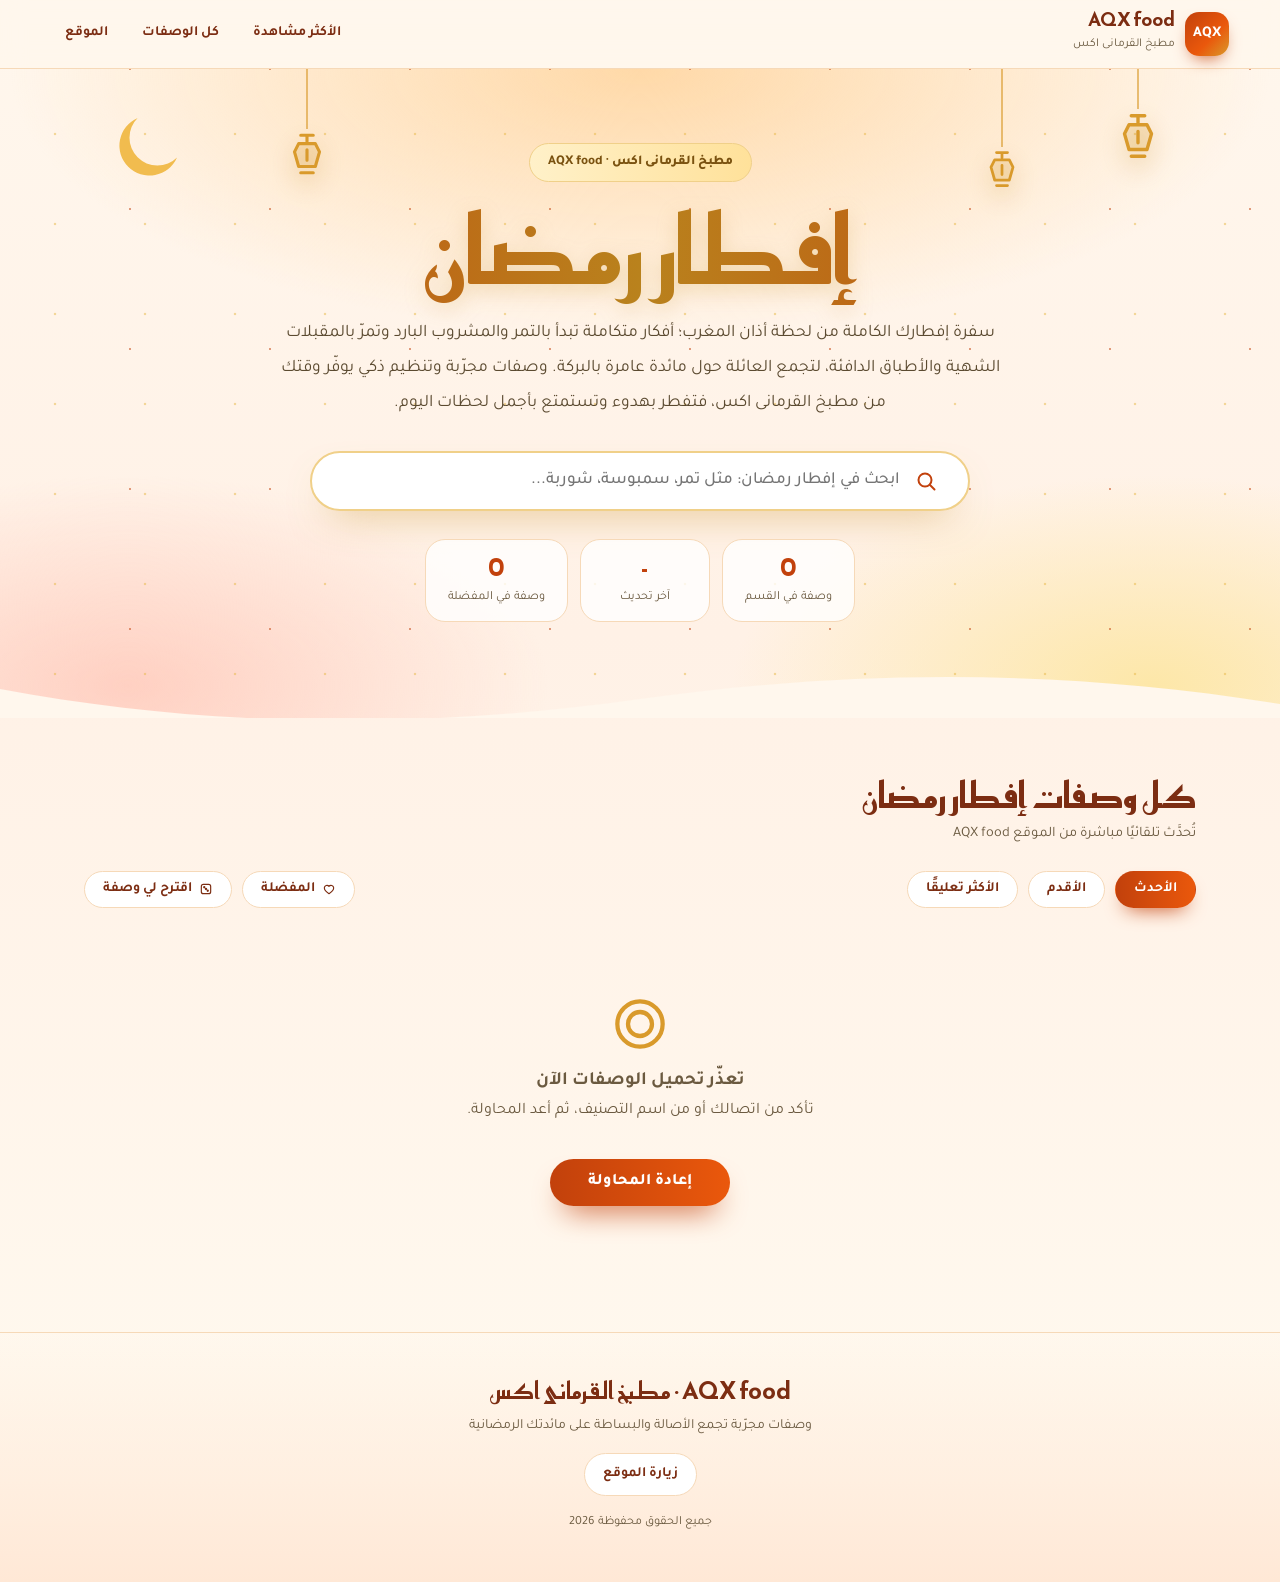
<file: iftar.html>
<!DOCTYPE html>
<html lang="ar" dir="rtl">
<head>
<meta charset="utf-8">
<meta name="viewport" content="width=device-width,initial-scale=1">
<title>إفطار رمضان | AQX food مطبخ القرمانى اكس</title>
<meta name="description" content="أفكار وصفات إفطار رمضان كاملة من مطبخ القرمانى اكس AQX food: من التمر والمشروبات إلى المقبلات والأطباق الدافئة، لسفرة عامرة تجمع العائلة عند أذان المغرب.">
<meta name="theme-color" content="#c2410c">
<meta property="og:type" content="website">
<meta property="og:title" content="إفطار رمضان | AQX food مطبخ القرمانى اكس">
<meta property="og:description" content="سفرة إفطار رمضان كاملة بوصفات مجرّبة من مطبخ القرمانى اكس AQX food.">
<link rel="icon" href="data:image/svg+xml,%3Csvg xmlns='http://www.w3.org/2000/svg' viewBox='0 0 24 24'%3E%3Crect width='24' height='24' rx='6' fill='%23c2410c'/%3E%3Cpath d='M17 14.5A5.5 5.5 0 1 1 10 7a4.5 4.5 0 0 0 7 7.500z' fill='%23ffd76a'/%3E%3C/svg%3E">
<link rel="preconnect" href="https://fonts.googleapis.com">
<link href="https://fonts.googleapis.com/css2?family=Tajawal:wght@400;500;700;800&family=Reem+Kufi:wght@500;700&display=swap" rel="stylesheet">
<style>
[hidden]{display:none!important}
:root{--g:#c2410c;--gd:#7c2d12;--au:#d99a2b;--ink:#3b2a14;--mut:#6b5a40;--ln:#f6d9b8}
*{box-sizing:border-box;margin:0;padding:0}
html{scroll-behavior:smooth}
body{font-family:'Tajawal',system-ui,sans-serif;color:var(--ink);background:linear-gradient(180deg,#fff7ed,#fff1e6 40%,#fffaf0);line-height:1.7;overflow-x:hidden}
a{color:inherit;text-decoration:none}
button{font-family:inherit}
.i{width:1em;height:1em;flex:none;display:block}
.pb{position:fixed;top:0;right:0;height:4px;width:0;background:linear-gradient(90deg,var(--au),var(--g));z-index:100}
.hd{position:sticky;top:0;z-index:90;display:flex;align-items:center;justify-content:space-between;gap:12px;padding:10px 4vw;background:rgba(255,247,237,.85);-webkit-backdrop-filter:blur(12px);backdrop-filter:blur(12px);border-bottom:1px solid var(--ln)}
.br{display:flex;align-items:center;gap:10px}
.lg{width:44px;height:44px;border-radius:14px;display:grid;place-items:center;font-weight:800;font-size:15px;color:#fff;background:linear-gradient(135deg,var(--g),#ea580c 60%,var(--au));box-shadow:0 8px 18px -8px var(--g)}
.br b{display:block;font:700 19px 'Reem Kufi',sans-serif;color:var(--gd);line-height:1.1;direction:ltr;text-align:right}
.br small{font-size:12px;color:var(--mut)}
.hd nav{display:flex;gap:6px}
.hd nav a{padding:8px 14px;border-radius:99px;font-weight:700;font-size:14px;color:var(--gd);transition:.25s}
.hd nav a:hover{background:#fff1c9}
.hero{position:relative;z-index:5;text-align:center;padding:74px 5vw 96px}
.hbg{position:absolute;inset:0;overflow:hidden;pointer-events:none;background:radial-gradient(900px 380px at 50% 0,#ffd9a8,transparent 70%),radial-gradient(600px 300px at 10% 95%,#ffd0c2,transparent 70%),radial-gradient(600px 300px at 90% 95%,#fde7a8,transparent 70%)}
.hbg:before{content:"";position:absolute;inset:0;opacity:.5;background-image:radial-gradient(circle,#e9b949 1.4px,transparent 1.6px),radial-gradient(circle,#c2410c 1px,transparent 1.2px);background-size:90px 90px,140px 140px;background-position:10px 20px,60px 70px;animation:tw 6s ease-in-out infinite alternate}
@keyframes tw{to{opacity:.2}}
.l{position:absolute;top:0;display:flex;flex-direction:column;align-items:center;color:var(--au);transform-origin:top center;animation:sw 3.8s ease-in-out infinite alternate}
.l:before{content:"";width:2px;height:var(--s);background:var(--au);opacity:.6}
.l .i{width:var(--z);height:var(--z);filter:drop-shadow(0 10px 12px rgba(200,146,43,.45))}
@keyframes sw{from{transform:rotate(-6deg)}to{transform:rotate(6deg)}}
.mn{position:absolute;top:34px;left:8%;width:90px;height:90px;color:#f0b73f;opacity:.9;animation:fl 5s ease-in-out infinite alternate}
@keyframes fl{to{transform:translateY(12px) rotate(6deg)}}
.hero>*:not(.hbg){position:relative}
.ey{display:inline-flex;align-items:center;gap:8px;background:linear-gradient(90deg,#fff1c9,#ffe19a);color:#7a5210;font-weight:800;font-size:13.5px;padding:7px 18px;border-radius:99px;border:1px solid #f0d089}
.hero h1{margin:16px 0 10px;font:700 clamp(46px,9vw,94px)/1.15 'Reem Kufi',sans-serif;background:linear-gradient(90deg,#c2410c,#b9821d 50%,#c2410c);-webkit-background-clip:text;background-clip:text;color:transparent;filter:drop-shadow(0 6px 10px rgba(200,146,43,.25))}
.hero p.d{max-width:720px;margin:0 auto;font-size:17.5px;line-height:2;color:#5b4a30}
.sb{position:relative;max-width:660px;margin:30px auto 0;text-align:right}
.f{display:flex;align-items:center;gap:8px;background:#fff;border:2px solid #f0d089;border-radius:99px;padding:6px 20px 6px 8px;box-shadow:0 18px 40px -20px rgba(200,146,43,.7);transition:.3s}
.f:focus-within{border-color:var(--g);box-shadow:0 22px 46px -18px var(--g)}
.f>.i{font-size:24px;color:var(--g);margin-right:10px}
.f input{flex:1;border:0;outline:0;background:none;font:500 17px 'Tajawal',sans-serif;padding:12px 6px;color:var(--ink);min-width:0}
.f button{border:0;width:36px;height:36px;border-radius:50%;background:#f3ead2;color:#8a6a2c;cursor:pointer;display:none;place-items:center;font-size:16px}
.f button.on{display:grid}
.dd{position:absolute;top:calc(100% + 10px);left:0;right:0;background:#fff;border-radius:24px;border:1px solid var(--ln);box-shadow:0 30px 60px -20px rgba(80,50,10,.45);overflow:hidden;max-height:70vh;overflow-y:auto;display:none}
.dd.on{display:block;animation:fd .2s}
@keyframes fd{from{opacity:0;transform:translateY(-6px)}}
.sg{display:flex;gap:12px;align-items:center;padding:10px 14px;transition:background .15s}
.sg:hover,.sg.a{background:#fff6dc}
.sg img,.sg .ph2{width:58px;height:58px;border-radius:14px;object-fit:cover;flex:none;background:#ffe8d6}
.sg b{display:block;font-size:15px;color:var(--gd);line-height:1.5}
.sg small{color:var(--mut);font-size:12px}
.sg.all{justify-content:center;font-weight:800;color:var(--g);background:#fff1e6;cursor:pointer}
.sg.no{color:var(--mut);justify-content:center;padding:22px}
mark{background:#ffe08a;color:inherit;border-radius:4px;padding:0 2px}
.st{display:flex;justify-content:center;gap:12px;flex-wrap:wrap;margin-top:28px}
.st div{background:rgba(255,255,255,.8);border:1px solid var(--ln);padding:10px 22px;border-radius:20px;min-width:130px}
.st b{display:block;font:700 26px 'Reem Kufi',sans-serif;color:var(--g);line-height:1.3}
.st span{font-size:12.5px;color:var(--mut)}
.if{display:inline-flex;align-items:center;gap:14px;margin-top:20px;background:#fff;border:1px solid var(--ln);padding:10px 24px;border-radius:99px;box-shadow:0 14px 30px -18px var(--g)}
.if span{font-size:13.5px;color:var(--mut);font-weight:700}
.if b{font:700 24px 'Reem Kufi',sans-serif;color:var(--g);direction:ltr;letter-spacing:1px}
.wv{position:absolute;bottom:-1px;left:0;right:0;height:60px;width:100%;color:#fff7ed;pointer-events:none}
.wrap{max-width:1240px;margin:0 auto;padding:0 5vw}
.sec{padding:50px 0 6px}
.sh{display:flex;align-items:flex-end;justify-content:space-between;gap:14px;flex-wrap:wrap;margin-bottom:24px}
.sh h2{font:700 clamp(26px,4vw,36px) 'Reem Kufi',sans-serif;color:var(--gd);display:flex;align-items:center;gap:10px}
.sh h2 .i{color:var(--au);font-size:.9em}
.sh p{color:var(--mut);font-size:14.5px}
.tr{display:grid;grid-template-columns:1.25fr 1fr;gap:20px}
.sp{position:relative;min-height:440px;border-radius:32px;overflow:hidden;box-shadow:0 30px 60px -28px var(--g);isolation:isolate;display:block}
.sp img,.sp .ph{position:absolute;inset:0;width:100%;height:100%;object-fit:cover;transition:transform 1.2s;z-index:-2}
.sp:hover img{transform:scale(1.08)}
.sp:after{content:"";position:absolute;inset:0;z-index:-1;background:linear-gradient(0deg,rgba(110,40,10,.94),rgba(110,40,10,.4) 50%,transparent)}
.sp .in{position:absolute;bottom:0;right:0;left:0;padding:28px;color:#fff}
.sp h3{font:700 clamp(22px,3vw,32px)/1.5 'Reem Kufi',sans-serif;margin:10px 0 6px}
.sp p{font-size:14.5px;opacity:.92;display:-webkit-box;-webkit-line-clamp:2;-webkit-box-orient:vertical;overflow:hidden}
.bg{display:inline-flex;gap:6px;align-items:center;background:linear-gradient(90deg,#ffd76a,#f0a92b);color:#5a3a00;font-weight:800;padding:6px 14px;border-radius:99px;font-size:13px;box-shadow:0 8px 20px -8px #f0a92b}
.tl{display:grid;gap:16px;align-content:start}
.tc{position:relative;display:flex;gap:14px;align-items:center;background:#fff;border:1px solid var(--ln);border-radius:24px;padding:12px;transition:transform .35s,box-shadow .35s}
.tc:hover{transform:translateX(-6px);box-shadow:0 20px 36px -20px var(--au)}
.tc img,.tc .ph{width:118px;height:108px;border-radius:18px;object-fit:cover;flex:none}
.tc h4{font-size:16.5px;line-height:1.5;color:var(--gd);font-weight:800}
.tc small{color:var(--mut);font-size:12.5px}
.md{position:absolute;top:-8px;right:-8px;width:36px;height:36px;border-radius:50%;display:grid;place-items:center;font-weight:800;color:#fff;box-shadow:0 8px 16px -6px rgba(0,0,0,.35);border:3px solid #fff;background:linear-gradient(135deg,#f5c542,#d18a12)}
.tc:nth-child(2) .md{background:linear-gradient(135deg,#cfd6dc,#8c98a4)}
.tc:nth-child(3) .md{background:linear-gradient(135deg,#e0a26a,#a5622c)}
.ph{display:grid;place-items:center;font-size:52px;color:#fff;background:linear-gradient(135deg,#ea580c,#c8922b)}
.tb{display:flex;flex-wrap:wrap;gap:10px;align-items:center;margin-bottom:16px}
.ch2{border:1px solid var(--ln);background:#fff;color:var(--gd);font-weight:700;font-size:14px;padding:9px 18px;border-radius:99px;cursor:pointer;display:inline-flex;align-items:center;gap:7px;transition:.25s}
.ch2:hover{background:#fff6dc}
.ch2.on{background:linear-gradient(90deg,var(--g),#ea580c);color:#fff;border-color:transparent;box-shadow:0 10px 20px -10px var(--g)}
.sep{flex:1}
.inf{font-size:14.5px;color:var(--mut);margin-bottom:18px;display:flex;gap:10px;align-items:center;flex-wrap:wrap}
.inf button{border:0;background:#fde8e8;color:#b91c1c;padding:4px 12px;border-radius:99px;font-weight:700;cursor:pointer}
.gr{display:grid;grid-template-columns:repeat(auto-fill,minmax(285px,1fr));gap:24px}
.cd{position:relative;background:#fff;border-radius:26px;overflow:hidden;border:1px solid rgba(0,0,0,.05);box-shadow:0 12px 30px -18px rgba(60,40,10,.35);transition:transform .4s cubic-bezier(.2,.9,.3,1.2),box-shadow .4s,opacity .6s;display:flex;flex-direction:column;opacity:0;transform:translateY(26px)}
.cd.v{opacity:1;transform:none}
.cd.v:hover{transform:translateY(-8px);box-shadow:0 28px 44px -20px var(--g)}
.im{position:relative;aspect-ratio:4/3;overflow:hidden}
.im img,.im .ph{width:100%;height:100%;object-fit:cover;transition:transform .8s}
.cd:hover .im img{transform:scale(1.1)}
.im:after{content:"";position:absolute;top:0;left:-70%;width:45%;height:100%;background:linear-gradient(100deg,transparent,rgba(255,255,255,.55),transparent);transform:skewX(-20deg);transition:left .8s}
.cd:hover .im:after{left:130%}
.tg{position:absolute;bottom:10px;right:10px;display:flex;gap:6px;z-index:2}
.tg span{background:rgba(255,255,255,.93);color:var(--g);font-size:12px;font-weight:700;padding:3px 11px;border-radius:99px}
.hb{position:absolute;top:10px;left:10px;z-index:3;width:40px;height:40px;border:0;border-radius:50%;background:rgba(255,255,255,.95);color:#b91c1c;font-size:20px;display:grid;place-items:center;cursor:pointer;box-shadow:0 6px 14px rgba(0,0,0,.18);transition:transform .25s}
.hb:hover{transform:scale(1.15)}
.hb.on .i{fill:currentColor}
.cb{padding:16px 18px 18px;display:flex;flex-direction:column;gap:8px;flex:1}
.cb h3{font-size:18px;line-height:1.5;font-weight:800;color:var(--gd)}
.cb h3 a:after{content:"";position:absolute;inset:0;z-index:1}
.cb p{font-size:13.5px;color:var(--mut);display:-webkit-box;-webkit-line-clamp:3;-webkit-box-orient:vertical;overflow:hidden}
.mt{margin-top:auto;display:flex;justify-content:space-between;align-items:center;font-size:12.5px;color:var(--mut);padding-top:10px;border-top:1px dashed var(--ln)}
.rd{color:var(--g);font-weight:800;display:flex;align-items:center;gap:6px}
.sk{height:350px;border-radius:26px;background:linear-gradient(100deg,#f5ecd3 30%,#fff8e4 50%,#f5ecd3 70%);background-size:200% 100%;animation:shm 1.4s linear infinite}
@keyframes shm{to{background-position:-200% 0}}
.em{text-align:center;padding:50px 20px;color:var(--mut);grid-column:1/-1}
.em .i{font-size:64px;margin:0 auto 10px;color:var(--au)}
.mo{display:block;margin:34px auto 0;border:0;cursor:pointer;font-weight:800;font-size:16px;color:#fff;padding:14px 38px;border-radius:99px;background:linear-gradient(90deg,var(--g),#ea580c);box-shadow:0 16px 30px -14px var(--g);transition:transform .25s}
.mo:hover{transform:translateY(-3px)}
footer{margin-top:70px;text-align:center;padding:40px 5vw 34px;background:linear-gradient(180deg,transparent,#ffe8d6);border-top:1px solid var(--ln)}
footer b{font:700 24px 'Reem Kufi',sans-serif;color:var(--gd);display:block}
footer p{color:var(--mut);font-size:14px;margin:6px 0 14px}
footer a.ch2{display:inline-flex}
.up{position:fixed;bottom:22px;left:22px;z-index:80;width:48px;height:48px;border:0;border-radius:50%;background:linear-gradient(135deg,var(--g),#ea580c);color:#fff;font-size:22px;display:grid;place-items:center;cursor:pointer;box-shadow:0 14px 26px -10px var(--g);opacity:0;pointer-events:none;transform:translateY(14px);transition:.3s}
.up.on{opacity:1;pointer-events:auto;transform:none}
.ts{position:fixed;bottom:26px;left:50%;transform:translate(-50%,30px);background:var(--gd);color:#fff;padding:11px 24px;border-radius:99px;font-weight:700;font-size:14px;opacity:0;transition:.35s;z-index:120;pointer-events:none}
.ts.on{opacity:1;transform:translate(-50%,0)}
@media(max-width:860px){.tr{grid-template-columns:1fr}.sp{min-height:340px}.hd nav a:not(:last-child){display:none}.mn{width:60px;height:60px;left:4%}}
@media(max-width:520px){.gr{grid-template-columns:1fr}.hero{padding-top:64px}.hero p.d{font-size:15.5px}.tc img,.tc .ph{width:96px;height:92px}}
@media(prefers-reduced-motion:reduce){*{animation:none!important;transition:none!important}.cd{opacity:1;transform:none}}
</style>
</head>
<body>
<svg width="0" height="0" style="position:absolute" aria-hidden="true"><defs>
<symbol id="s" viewBox="0 0 24 24" fill="none" stroke="currentColor" stroke-width="2" stroke-linecap="round" stroke-linejoin="round"><circle cx="11" cy="11" r="6.5"/><path d="M16 16l4.5 4.5"/></symbol>
<symbol id="h" viewBox="0 0 24 24" fill="none" stroke="currentColor" stroke-width="2" stroke-linecap="round" stroke-linejoin="round"><path d="M12 20s-8-4.6-8-10a4.5 4.5 0 0 1 8-2.5A4.5 4.5 0 0 1 20 10c0 5.4-8 10-8 10z"/></symbol>
<symbol id="ar" viewBox="0 0 24 24" fill="none" stroke="currentColor" stroke-width="2.2" stroke-linecap="round" stroke-linejoin="round"><path d="M19 12H5M11 6l-6 6 6 6"/></symbol>
<symbol id="cr" viewBox="0 0 24 24" fill="currentColor"><path d="M3 8l4.5 4L12 5l4.5 7L21 8l-2 11H5z"/></symbol>
<symbol id="dc" viewBox="0 0 24 24" fill="none" stroke="currentColor" stroke-width="2" stroke-linecap="round" stroke-linejoin="round"><rect x="4" y="4" width="16" height="16" rx="3.5"/><circle cx="9" cy="9" r="1"/><circle cx="15" cy="15" r="1"/><circle cx="12" cy="12" r="1"/></symbol>
<symbol id="up" viewBox="0 0 24 24" fill="none" stroke="currentColor" stroke-width="2.4" stroke-linecap="round" stroke-linejoin="round"><path d="M12 19V5M6 11l6-6 6 6"/></symbol>
<symbol id="x" viewBox="0 0 24 24" fill="none" stroke="currentColor" stroke-width="2.4" stroke-linecap="round"><path d="M6 6l12 12M18 6L6 18"/></symbol>
<symbol id="dish" viewBox="0 0 24 24" fill="none" stroke="currentColor" stroke-width="1.6" stroke-linecap="round" stroke-linejoin="round"><circle cx="12" cy="12" r="8.5"/><circle cx="12" cy="12" r="4.5"/></symbol>
<symbol id="ln" viewBox="0 0 24 24" fill="currentColor" fill-opacity=".18" stroke="currentColor" stroke-width="1.5" stroke-linecap="round" stroke-linejoin="round"><path d="M9 3h6M12 3v3"/><path d="M8 7h8l2 4-2 7H8l-2-7z"/><path d="M9 21h6M12 10v5" fill="none"/></symbol>
<symbol id="mn" viewBox="0 0 24 24" fill="currentColor"><path d="M20 14.5A8 8 0 1 1 9.5 4a6.5 6.5 0 0 0 10.5 10.5z"/></symbol>
</defs></svg>

<div class="pb" id="pb"></div>
<header class="hd">
  <a class="br" href="https://aqxfood.blogspot.com/" target="_blank" rel="noopener"><span class="lg">AQX</span><span><b>AQX food</b><small>مطبخ القرمانى اكس</small></span></a>
  <nav aria-label="التنقل"><a href="#trend">الأكثر مشاهدة</a><a href="#all">كل الوصفات</a><a href="https://aqxfood.blogspot.com/" target="_blank" rel="noopener">الموقع</a></nav>
</header>

<section class="hero">
  <div class="hbg" aria-hidden="true">
    <div class="l" style="right:9%;--s:40px;--z:54px"><svg class="i"><use href="#ln"/></svg></div>
    <div class="l" style="right:20%;--s:78px;--z:44px;animation-delay:-1.5s"><svg class="i"><use href="#ln"/></svg></div>
    <div class="l" style="left:22%;--s:60px;--z:50px;animation-delay:-2.4s"><svg class="i"><use href="#ln"/></svg></div>
    <svg class="mn i"><use href="#mn"/></svg>
    <svg class="wv" viewBox="0 0 1440 60" preserveAspectRatio="none"><path fill="currentColor" d="M0 30c240 40 480 40 720 10s480-30 720 5v15H0z"/></svg>
  </div>
  <span class="ey">مطبخ القرمانى اكس · AQX food</span>
  <h1>إفطار رمضان</h1>
  <p class="d">سفرة إفطارك الكاملة من لحظة أذان المغرب؛ أفكار متكاملة تبدأ بالتمر والمشروب البارد وتمرّ بالمقبلات الشهية والأطباق الدافئة، لتجمع العائلة حول مائدة عامرة بالبركة. وصفات مجرّبة وتنظيم ذكي يوفّر وقتك من مطبخ القرمانى اكس، فتفطر بهدوء وتستمتع بأجمل لحظات اليوم.</p>
  <div class="sb">
    <div class="f"><svg class="i"><use href="#s"/></svg><input id="q" type="search" placeholder="ابحث في إفطار رمضان: مثل تمر، سمبوسة، شوربة..." autocomplete="off" aria-label="ابحث داخل القسم" role="combobox" aria-expanded="false" aria-controls="dd"><button id="qx" type="button" aria-label="مسح"><svg class="i"><use href="#x"/></svg></button></div>
    <div class="dd" id="dd" role="listbox"></div>
  </div>
  <div class="st"><div><b id="n1">0</b><span>وصفة في القسم</span></div><div><b id="n2">-</b><span>آخر تحديث</span></div><div><b id="n3">0</b><span>وصفة في المفضلة</span></div></div>
  <div class="if" id="if" hidden><span id="ifs">المتبقي على أذان المغرب</span><b id="ift">00:00:00</b></div>
</section>

<main class="wrap">
  <section class="sec" id="trend" hidden>
    <div class="sh"><div><h2><svg class="i"><use href="#cr"/></svg>الأكثر مشاهدة</h2><p>الوصفات التي يعشقها متابعونا في هذا القسم</p></div></div>
    <div class="tr" id="tr"></div>
  </section>

  <section class="sec" id="all">
    <div class="sh"><div><h2>كل وصفات إفطار رمضان</h2><p>تُحدَّث تلقائيًا مباشرة من الموقع AQX food</p></div></div>
    <div class="tb">
      <button class="ch2 on" data-s="new" type="button">الأحدث</button>
      <button class="ch2" data-s="old" type="button">الأقدم</button>
      <button class="ch2" data-s="cm" type="button">الأكثر تعليقًا</button>
      <span class="sep"></span>
      <button class="ch2" id="fv" type="button"><svg class="i"><use href="#h"/></svg>المفضلة</button>
      <button class="ch2" id="rn" type="button"><svg class="i"><use href="#dc"/></svg>اقترح لي وصفة</button>
    </div>
    <div class="inf" id="inf"></div>
    <div class="gr" id="gr"><div class="sk"></div><div class="sk"></div><div class="sk"></div><div class="sk"></div><div class="sk"></div><div class="sk"></div></div>
    <button class="mo" id="mo" type="button" hidden>عرض المزيد</button>
  </section>
</main>

<footer>
  <b>AQX food · مطبخ القرمانى اكس</b>
  <p>وصفات مجرّبة تجمع الأصالة والبساطة على مائدتك الرمضانية</p>
  <a class="ch2" href="https://aqxfood.blogspot.com/" target="_blank" rel="noopener">زيارة الموقع</a>
  <p style="margin-top:16px;font-size:12.5px">جميع الحقوق محفوظة <span id="yr"></span></p>
</footer>

<button class="up" id="up" type="button" aria-label="للأعلى"><svg class="i"><use href="#up"/></svg></button>
<div class="ts" id="ts" role="status"></div>

<script>
(function(){
  /* ===== الإعدادات ===== */
  var C={
    blog:'https://aqxfood.blogspot.com',
    label:'إفطار رمضان',          /* اسم التصنيف في بلوجر */
    trend:'الأكثر مشاهدة',        /* ضع هذا التصنيف على أي مقالة لتظهر في قسم الأكثر مشاهدة */
    city:'Cairo',country:'Egypt', /* مدينة مواقيت الأذان */
    per:12, ttl:300000
  };
  var $=function(i){return document.getElementById(i)};
  var all=[],view=[],shown=0,sort='new',q='',favOnly=false,act=-1,sug=[],fav=new Set();
  try{fav=new Set(JSON.parse(localStorage.getItem('aqx_fav')||'[]'))}catch(e){}

  function esc(s){return String(s).replace(/[&<>"']/g,function(c){return{'&':'&amp;','<':'&lt;','>':'&gt;','"':'&quot;',"'":'&#39;'}[c]})}
  function norm(s){return String(s).toLowerCase().replace(/[\u064B-\u065F\u0670\u0640]/g,'').replace(/[إأآٱ]/g,'ا').replace(/ى/g,'ي').replace(/ة/g,'ه').replace(/ؤ/g,'و').replace(/ئ/g,'ي')}
  function fd(t){try{return new Date(t).toLocaleDateString('ar-EG',{day:'numeric',month:'long',year:'numeric'})}catch(e){return''}}
  function big(u,w,h){return u.replace(/\/(s\d+|w\d+-h\d+)(-[a-z]+)*\//,'/w'+w+'-h'+h+'-c/')}
  function toast(m){var t=$('ts');t.textContent=m;t.classList.add('on');clearTimeout(toast.t);toast.t=setTimeout(function(){t.classList.remove('on')},2000)}
  var PH='<div class="ph"><svg class="i"><use href="#dish"/></svg></div>';

  /* ===== الجلب من بلوجر (JSONP لتفادي مشاكل CORS) ===== */
  function jp(u){return new Promise(function(res,rej){
    var n='aqx'+Math.random().toString(36).slice(2),s=document.createElement('script');
    var t=setTimeout(function(){cl();rej()},15000);
    function cl(){clearTimeout(t);delete window[n];s.remove()}
    window[n]=function(d){cl();res(d)};
    s.onerror=function(){cl();rej()};
    s.src=u+'&callback='+n;document.head.appendChild(s);
  })}
  function parse(e){
    var g=function(o,k){return o&&o[k]?o[k].$t:''};
    var html=g(e,'content')||g(e,'summary'),url='',im='',k;
    (e.link||[]).forEach(function(l){if(l.rel==='alternate')url=l.href});
    var text=new DOMParser().parseFromString(html,'text/html').body.textContent.replace(/\s+/g,' ').trim();
    var m=html.match(/<img[^>]+src=["']([^"']+)/i);
    if(e.media$thumbnail&&e.media$thumbnail.url)im=e.media$thumbnail.url;else if(m)im=m[1];
    if(im)im=big(im,640,480);
    var words=text.split(' ').length;
    return{id:g(e,'id').split('post-').pop(),title:g(e,'title'),url:url,date:new Date(g(e,'published')).getTime(),
      cats:(e.category||[]).map(function(c){return c.term}),img:im,ex:text.slice(0,160),
      rt:words>90?Math.max(1,Math.round(words/180)):0,cm:+(e.thr$total?e.thr$total.$t:0)};
  }
  async function load(){
    var key='aqx_'+C.label;
    try{var c=JSON.parse(sessionStorage.getItem(key));if(c&&Date.now()-c.t<C.ttl)return c.d}catch(e){}
    var out=[],st=1,tot=1;
    while(out.length<tot){
      var d=await jp(C.blog+'/feeds/posts/default/-/'+encodeURIComponent(C.label)+'?alt=json-in-script&max-results=150&start-index='+st);
      var en=d.feed.entry||[];tot=+d.feed.openSearch$totalResults.$t;
      if(!en.length)break;
      en.forEach(function(x){out.push(parse(x))});st+=en.length;
    }
    try{sessionStorage.setItem(key,JSON.stringify({t:Date.now(),d:out}))}catch(e){}
    return out;
  }

  /* ===== العرض ===== */
  function tags(p){return p.cats.filter(function(c){return c!==C.label&&c!==C.trend}).slice(0,2).map(function(c){return'<span>'+esc(c)+'</span>'}).join('')}
  function imgTag(p,w){return p.img?'<img src="'+p.img+'" alt="'+esc(p.title)+'" loading="lazy" decoding="async">':PH}
  function card(p){
    return'<article class="cd"><div class="im">'+imgTag(p)+'<div class="tg">'+tags(p)+'</div><button class="hb'+(fav.has(p.id)?' on':'')+'" data-id="'+p.id+'" type="button" aria-label="المفضلة"><svg class="i"><use href="#h"/></svg></button></div>'+
    '<div class="cb"><h3><a href="'+p.url+'" target="_blank" rel="noopener">'+esc(p.title)+'</a></h3><p>'+esc(p.ex)+'</p>'+
    '<div class="mt"><span>'+fd(p.date)+(p.rt?' · '+p.rt+' د قراءة':'')+'</span><span class="rd">اقرأ الوصفة <svg class="i"><use href="#ar"/></svg></span></div></div></article>';
  }
  var io=('IntersectionObserver' in window)?new IntersectionObserver(function(es){es.forEach(function(e){if(e.isIntersecting){e.target.classList.add('v');io.unobserve(e.target)}})},{rootMargin:'0px 0px -40px'}):null;
  function reveal(root){root.querySelectorAll('.cd:not(.v)').forEach(function(c){io?io.observe(c):c.classList.add('v')})}

  function renderMore(reset){
    var gr=$('gr');
    if(reset){shown=0;gr.innerHTML=''}
    if(!view.length){
      gr.innerHTML='<div class="em"><svg class="i"><use href="#dish"/></svg><h3>لا توجد نتائج مطابقة</h3><p>جرّب كلمة أخرى أو امسح البحث.</p></div>';
      $('mo').hidden=true;return;
    }
    var chunk=view.slice(shown,shown+C.per);shown+=chunk.length;
    gr.insertAdjacentHTML('beforeend',chunk.map(card).join(''));reveal(gr);
    var left=view.length-shown;$('mo').hidden=left<=0;
    if(left>0)$('mo').textContent='عرض المزيد ('+left+' وصفة)';
  }
  function apply(){
    var list=q?find(q):all.slice();
    if(favOnly)list=list.filter(function(p){return fav.has(p.id)});
    if(!q){
      if(sort==='new')list.sort(function(a,b){return b.date-a.date});
      else if(sort==='old')list.sort(function(a,b){return a.date-b.date});
      else list.sort(function(a,b){return b.cm-a.cm||b.date-a.date});
    }
    view=list;
    var i=$('inf');i.innerHTML='';
    if(q||favOnly){
      i.innerHTML='<span>'+(q?'نتائج البحث عن «'+esc(q)+'»':'المفضلة')+' — '+list.length+' وصفة</span><button type="button" id="clr">مسح التصفية</button>';
      $('clr').onclick=function(){q='';favOnly=false;$('q').value='';$('qx').classList.remove('on');$('fv').classList.remove('on');apply()};
    }
    renderMore(true);
  }
  function find(s){
    var ts=norm(s).split(/\s+/).filter(Boolean);if(!ts.length)return[];
    return all.map(function(p){
      var sc=0;
      for(var k=0;k<ts.length;k++){
        var a=p.nt.indexOf(ts[k]),b=p.nx.indexOf(ts[k]);
        if(a<0&&b<0)return null;
        sc+=a===0?6:a>0?4:1;
      }
      return{p:p,sc:sc};
    }).filter(Boolean).sort(function(a,b){return b.sc-a.sc||b.p.date-a.p.date}).map(function(o){return o.p});
  }

  function trending(){
    var t=all.filter(function(p){return p.cats.indexOf(C.trend)>-1});
    if(!t.length)t=all.slice().sort(function(a,b){return b.cm-a.cm||b.date-a.date});
    t=t.slice(0,4);if(t.length<1)return;
    var s=t[0],r=t.slice(1);
    var h='<a class="sp" href="'+s.url+'" target="_blank" rel="noopener">'+(s.img?'<img src="'+big(s.img,900,700)+'" alt="'+esc(s.title)+'" loading="lazy">':PH)+
      '<div class="in"><span class="bg"><svg class="i"><use href="#cr"/></svg>الأكثر مشاهدة</span><h3>'+esc(s.title)+'</h3><p>'+esc(s.ex)+'</p></div></a>';
    if(r.length){
      h+='<div class="tl">'+r.map(function(p,i){
        return'<a class="tc" href="'+p.url+'" target="_blank" rel="noopener"><span class="md">'+(i+2)+'</span>'+imgTag(p)+'<div><h4>'+esc(p.title)+'</h4><small>'+fd(p.date)+'</small></div></a>';
      }).join('')+'</div>';
    }
    $('tr').innerHTML=h;$('trend').hidden=false;
  }

  /* ===== البحث الفوري ===== */
  function hl(t,tok){
    var n=norm(t);if(n.length!==t.length||!tok)return esc(t);
    var i=n.indexOf(tok);if(i<0)return esc(t);
    return esc(t.slice(0,i))+'<mark>'+esc(t.slice(i,i+tok.length))+'</mark>'+esc(t.slice(i+tok.length));
  }
  function dd(v){
    var box=$('dd'),inp=$('q');act=-1;
    if(!v.trim()){box.classList.remove('on');inp.setAttribute('aria-expanded','false');return}
    sug=find(v);var tok=norm(v).split(/\s+/)[0],h='';
    if(!sug.length)h='<div class="sg no">لا توجد وصفة مطابقة لـ «'+esc(v)+'»</div>';
    else{
      h=sug.slice(0,6).map(function(p){
        return'<a class="sg" role="option" href="'+p.url+'" target="_blank" rel="noopener">'+(p.img?'<img src="'+p.img+'" alt="" loading="lazy">':'<div class="ph2"></div>')+'<span><b>'+hl(p.title,tok)+'</b><small>'+fd(p.date)+'</small></span></a>';
      }).join('');
      if(sug.length>6)h+='<div class="sg all" id="sa">عرض كل النتائج ('+sug.length+')</div>';
    }
    box.innerHTML=h;box.classList.add('on');inp.setAttribute('aria-expanded','true');
    var sa=$('sa');if(sa)sa.onclick=commit;
  }
  function commit(){
    q=$('q').value.trim();$('dd').classList.remove('on');apply();
    $('all').scrollIntoView({behavior:'smooth'});
  }
  var qi=$('q');
  qi.addEventListener('input',function(){$('qx').classList.toggle('on',!!qi.value);dd(qi.value)});
  qi.addEventListener('keydown',function(e){
    var it=$('dd').querySelectorAll('a.sg');
    if(e.key==='ArrowDown'||e.key==='ArrowUp'){
      e.preventDefault();if(!it.length)return;
      act=(act+(e.key==='ArrowDown'?1:-1)+it.length)%it.length;
      it.forEach(function(x,i){x.classList.toggle('a',i===act)});it[act].scrollIntoView({block:'nearest'});
    }else if(e.key==='Enter'){
      e.preventDefault();if(act>-1&&it[act])window.open(it[act].href,'_blank','noopener');else commit();
    }else if(e.key==='Escape')$('dd').classList.remove('on');
  });
  qi.addEventListener('focus',function(){if(qi.value)dd(qi.value)});
  $('qx').onclick=function(){qi.value='';this.classList.remove('on');$('dd').classList.remove('on');if(q){q='';apply()}qi.focus()};
  document.addEventListener('click',function(e){if(!e.target.closest('.sb'))$('dd').classList.remove('on')});

  /* ===== التفاعلات ===== */
  document.querySelector('.tb').addEventListener('click',function(e){
    var b=e.target.closest('.ch2');if(!b)return;
    if(b.dataset.s){sort=b.dataset.s;document.querySelectorAll('.tb [data-s]').forEach(function(x){x.classList.toggle('on',x===b)});apply()}
  });
  $('fv').onclick=function(){favOnly=!favOnly;this.classList.toggle('on',favOnly);apply()};
  $('rn').onclick=function(){if(all.length)window.open(all[Math.floor(Math.random()*all.length)].url,'_blank','noopener')};
  $('mo').onclick=function(){renderMore(false)};
  $('gr').addEventListener('click',function(e){
    var b=e.target.closest('.hb');if(!b)return;
    var id=b.dataset.id;
    if(fav.has(id)){fav.delete(id);b.classList.remove('on');toast('أُزيلت من المفضلة')}
    else{fav.add(id);b.classList.add('on');toast('تمت الإضافة إلى المفضلة')}
    try{localStorage.setItem('aqx_fav',JSON.stringify(Array.from(fav)))}catch(x){}
    $('n3').textContent=fav.size;
    if(favOnly)apply();
  });
  var up=$('up'),pb=$('pb');
  window.addEventListener('scroll',function(){
    var h=document.documentElement,y=h.scrollTop;
    pb.style.width=(y/(h.scrollHeight-h.clientHeight||1)*100)+'%';
    up.classList.toggle('on',y>600);
  },{passive:true});
  up.onclick=function(){window.scrollTo({top:0,behavior:'smooth'})};
  $('yr').textContent=new Date().getFullYear();
  $('n3').textContent=fav.size;

  function count(el,n){var t0=null;function s(t){t0=t0||t;var p=Math.min((t-t0)/900,1);el.textContent=Math.round(n*p);if(p<1)requestAnimationFrame(s)}requestAnimationFrame(s)}

  /* ===== عدّاد أذان المغرب (aladhan) ===== */
  fetch('https://api.aladhan.com/v1/timingsByCity?city='+encodeURIComponent(C.city)+'&country='+encodeURIComponent(C.country)+'&method=5')
  .then(function(r){return r.json()}).then(function(j){
    var m=j.data.timings.Maghrib.split(' ')[0].split(':'),tz=j.data.meta.timezone,box=$('if');
    function p2(n){return n<10?'0'+n:n}
    function tick(){
      var n=new Date(new Date().toLocaleString('en-US',{timeZone:tz})),t=new Date(n);
      t.setHours(+m[0],+m[1],0,0);var d=Math.floor((t-n)/1000);
      if(d<=0&&d>-1800){$('ifs').textContent='تقبّل الله صيامكم';$('ift').textContent='إفطارًا هنيئًا';return}
      if(d<=-1800){t.setDate(t.getDate()+1);d=Math.floor((t-n)/1000)}
      $('ifs').textContent='المتبقي على أذان المغرب';
      $('ift').textContent=p2(Math.floor(d/3600))+':'+p2(Math.floor(d%3600/60))+':'+p2(d%60);
    }
    box.hidden=false;tick();setInterval(tick,1000);
  }).catch(function(){});

  /* ===== التشغيل ===== */
  load().then(function(d){
    all=d.map(function(p){p.nt=norm(p.title);p.nx=norm(p.ex+' '+p.cats.join(' '));return p});
    count($('n1'),all.length);
    if(all.length)$('n2').textContent=fd(Math.max.apply(null,all.map(function(p){return p.date})));
    trending();apply();
    try{
      var j=document.createElement('script');j.type='application/ld+json';
      j.text=JSON.stringify({"@context":"https://schema.org","@type":"CollectionPage","name":"إفطار رمضان","description":"أفكار ووصفات إفطار رمضان من مطبخ القرمانى اكس AQX food","publisher":{"@type":"Organization","name":"AQX food مطبخ القرمانى اكس","url":C.blog},
        "mainEntity":{"@type":"ItemList","itemListElement":all.slice(0,50).map(function(p,i){return{"@type":"ListItem","position":i+1,"name":p.title,"url":p.url}})}});
      document.head.appendChild(j);
    }catch(e){}
  }).catch(function(){
    $('gr').innerHTML='<div class="em"><svg class="i"><use href="#dish"/></svg><h3>تعذّر تحميل الوصفات الآن</h3><p>تأكد من اتصالك أو من اسم التصنيف، ثم أعد المحاولة.</p><button class="mo" type="button" onclick="location.reload()">إعادة المحاولة</button></div>';
  });
})();
</script>
</body>
</html>
</file>
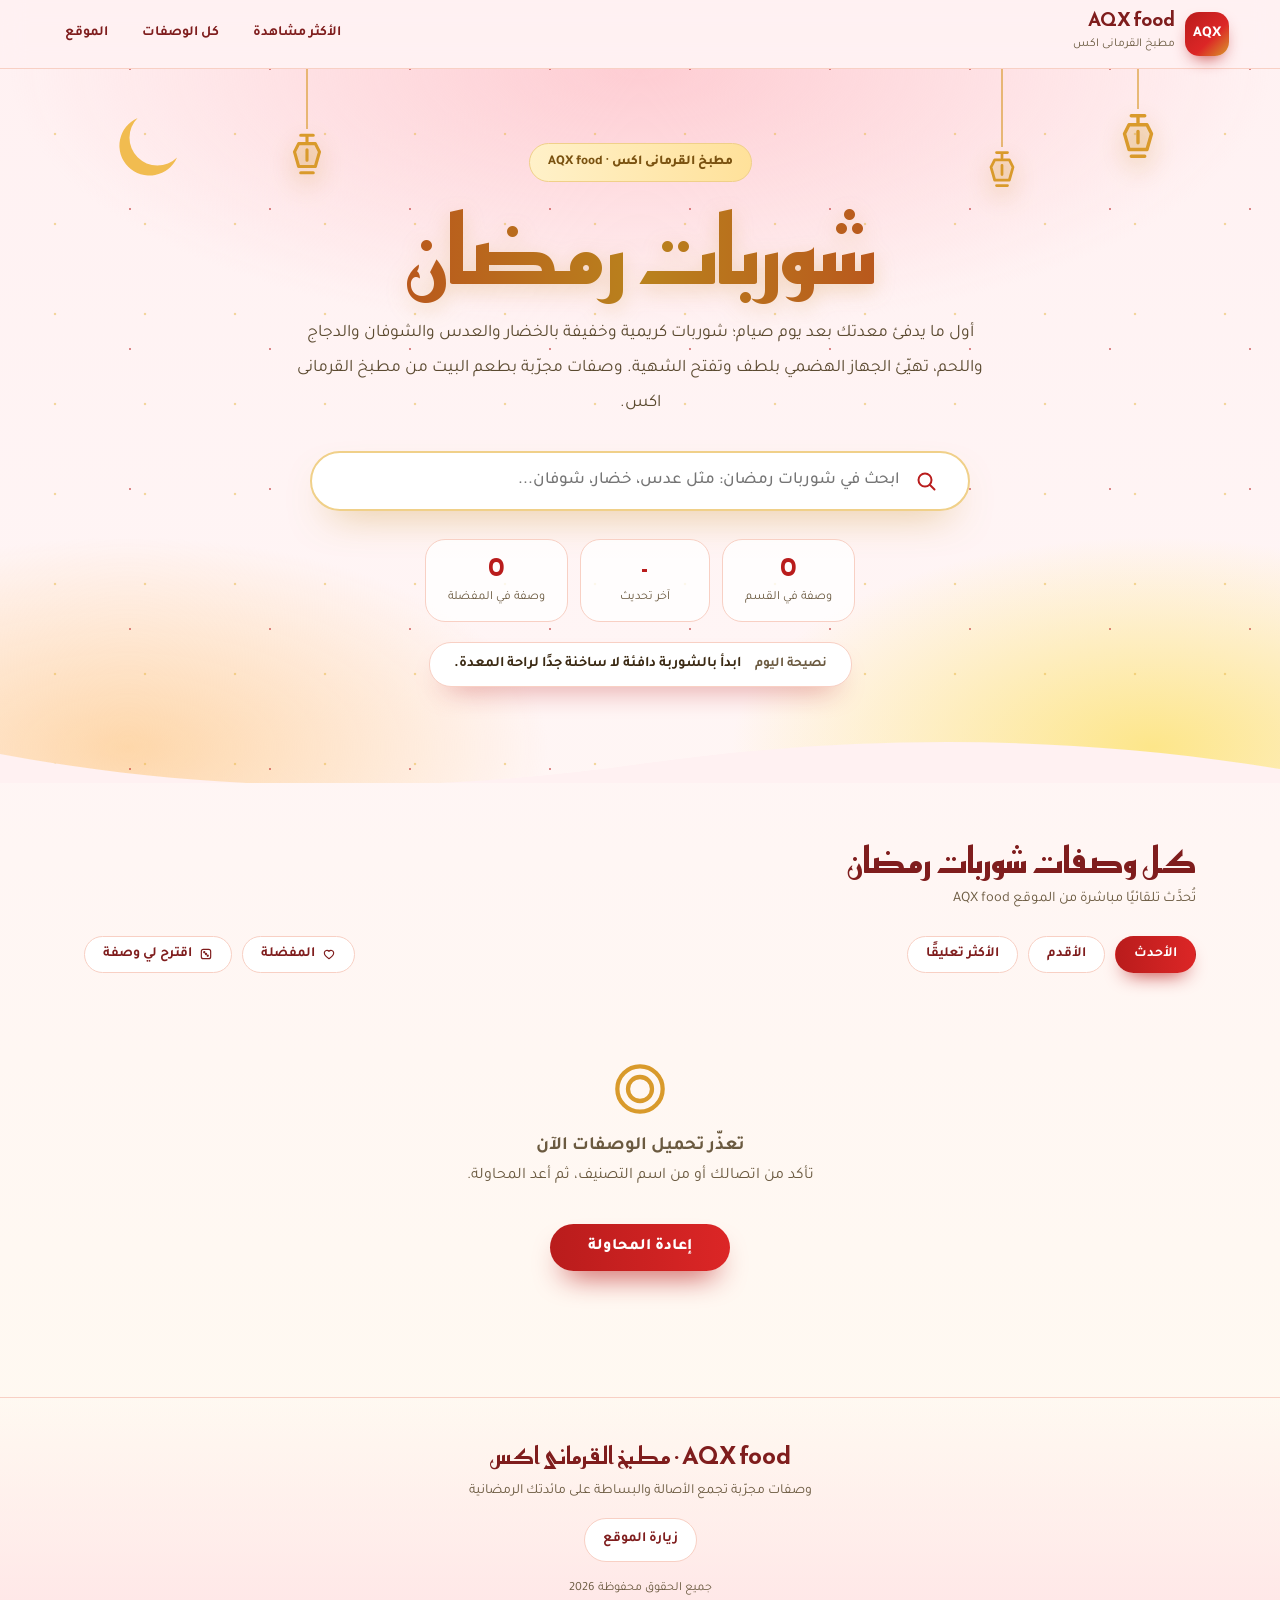
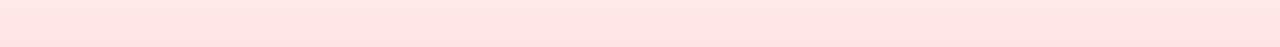
<file: soups.html>
<!DOCTYPE html>
<html lang="ar" dir="rtl">
<head>
<meta charset="utf-8">
<meta name="viewport" content="width=device-width,initial-scale=1">
<title>شوربات رمضان | AQX food مطبخ القرمانى اكس</title>
<meta name="description" content="وصفات شوربات رمضان من مطبخ القرمانى اكس AQX food: شوربة عدس وخضار ودجاج دافئة تهيئ المعدة بعد الصيام.">
<meta name="theme-color" content="#b91c1c">
<meta property="og:type" content="website">
<meta property="og:title" content="شوربات رمضان | AQX food مطبخ القرمانى اكس">
<meta property="og:description" content="وصفات شوربات رمضان من مطبخ القرمانى اكس AQX food: شوربة عدس وخضار ودجاج دافئة تهيئ المعدة بعد الصيام.">
<link rel="icon" href="data:image/svg+xml,%3Csvg xmlns='http://www.w3.org/2000/svg' viewBox='0 0 24 24'%3E%3Crect width='24' height='24' rx='6' fill='%23b91c1c'/%3E%3Cpath d='M17 14.5A5.5 5.5 0 1 1 10 7a4.5 4.5 0 0 0 7 7.500z' fill='%23ffd76a'/%3E%3C/svg%3E">
<link rel="preconnect" href="https://fonts.googleapis.com">
<link href="https://fonts.googleapis.com/css2?family=Tajawal:wght@400;500;700;800&family=Reem+Kufi:wght@500;700&display=swap" rel="stylesheet">
<style>
[hidden]{display:none!important}
:root{--g:#b91c1c;--gd:#7f1d1d;--au:#d99a2b;--ink:#3b2a14;--mut:#6b5a40;--ln:#f8d0c4}
*{box-sizing:border-box;margin:0;padding:0}
html{scroll-behavior:smooth}
body{font-family:'Tajawal',system-ui,sans-serif;color:var(--ink);background:linear-gradient(180deg,#fff1f2,#fff5f5 40%,#fffaf0);line-height:1.7;overflow-x:hidden}
a{color:inherit;text-decoration:none}
button{font-family:inherit}
.i{width:1em;height:1em;flex:none;display:block}
.pb{position:fixed;top:0;right:0;height:4px;width:0;background:linear-gradient(90deg,var(--au),var(--g));z-index:100}
.hd{position:sticky;top:0;z-index:90;display:flex;align-items:center;justify-content:space-between;gap:12px;padding:10px 4vw;background:rgba(255,241,242,.85);-webkit-backdrop-filter:blur(12px);backdrop-filter:blur(12px);border-bottom:1px solid var(--ln)}
.br{display:flex;align-items:center;gap:10px}
.lg{width:44px;height:44px;border-radius:14px;display:grid;place-items:center;font-weight:800;font-size:15px;color:#fff;background:linear-gradient(135deg,var(--g),#dc2626 60%,var(--au));box-shadow:0 8px 18px -8px var(--g)}
.br b{display:block;font:700 19px 'Reem Kufi',sans-serif;color:var(--gd);line-height:1.1;direction:ltr;text-align:right}
.br small{font-size:12px;color:var(--mut)}
.hd nav{display:flex;gap:6px}
.hd nav a{padding:8px 14px;border-radius:99px;font-weight:700;font-size:14px;color:var(--gd);transition:.25s}
.hd nav a:hover{background:#fff1c9}
.hero{position:relative;z-index:5;text-align:center;padding:74px 5vw 96px}
.hbg{position:absolute;inset:0;overflow:hidden;pointer-events:none;background:radial-gradient(900px 380px at 50% 0,#fecdd3,transparent 70%),radial-gradient(600px 300px at 10% 95%,#fed7aa,transparent 70%),radial-gradient(600px 300px at 90% 95%,#fde68a,transparent 70%)}
.hbg:before{content:"";position:absolute;inset:0;opacity:.5;background-image:radial-gradient(circle,#e9b949 1.4px,transparent 1.6px),radial-gradient(circle,#b91c1c 1px,transparent 1.2px);background-size:90px 90px,140px 140px;background-position:10px 20px,60px 70px;animation:tw 6s ease-in-out infinite alternate}
@keyframes tw{to{opacity:.2}}
.l{position:absolute;top:0;display:flex;flex-direction:column;align-items:center;color:var(--au);transform-origin:top center;animation:sw 3.8s ease-in-out infinite alternate}
.l:before{content:"";width:2px;height:var(--s);background:var(--au);opacity:.6}
.l .i{width:var(--z);height:var(--z);filter:drop-shadow(0 10px 12px rgba(200,146,43,.45))}
@keyframes sw{from{transform:rotate(-6deg)}to{transform:rotate(6deg)}}
.mn{position:absolute;top:34px;left:8%;width:90px;height:90px;color:#f0b73f;opacity:.9;animation:fl 5s ease-in-out infinite alternate}
@keyframes fl{to{transform:translateY(12px) rotate(6deg)}}
.hero>*:not(.hbg){position:relative}
.ey{display:inline-flex;align-items:center;gap:8px;background:linear-gradient(90deg,#fff1c9,#ffe19a);color:#7a5210;font-weight:800;font-size:13.5px;padding:7px 18px;border-radius:99px;border:1px solid #f0d089}
.hero h1{margin:16px 0 10px;font:700 clamp(46px,9vw,94px)/1.15 'Reem Kufi',sans-serif;background:linear-gradient(90deg,#b91c1c,#b9821d 50%,#b91c1c);-webkit-background-clip:text;background-clip:text;color:transparent;filter:drop-shadow(0 6px 10px rgba(200,146,43,.25))}
.hero p.d{max-width:720px;margin:0 auto;font-size:17.5px;line-height:2;color:#5b4a30}
.sb{position:relative;max-width:660px;margin:30px auto 0;text-align:right}
.f{display:flex;align-items:center;gap:8px;background:#fff;border:2px solid #f0d089;border-radius:99px;padding:6px 20px 6px 8px;box-shadow:0 18px 40px -20px rgba(200,146,43,.7);transition:.3s}
.f:focus-within{border-color:var(--g);box-shadow:0 22px 46px -18px var(--g)}
.f>.i{font-size:24px;color:var(--g);margin-right:10px}
.f input{flex:1;border:0;outline:0;background:none;font:500 17px 'Tajawal',sans-serif;padding:12px 6px;color:var(--ink);min-width:0}
.f button{border:0;width:36px;height:36px;border-radius:50%;background:#f3ead2;color:#8a6a2c;cursor:pointer;display:none;place-items:center;font-size:16px}
.f button.on{display:grid}
.dd{position:absolute;top:calc(100% + 10px);left:0;right:0;background:#fff;border-radius:24px;border:1px solid var(--ln);box-shadow:0 30px 60px -20px rgba(80,50,10,.45);overflow:hidden;max-height:70vh;overflow-y:auto;display:none}
.dd.on{display:block;animation:fd .2s}
@keyframes fd{from{opacity:0;transform:translateY(-6px)}}
.sg{display:flex;gap:12px;align-items:center;padding:10px 14px;transition:background .15s}
.sg:hover,.sg.a{background:#fff6dc}
.sg img,.sg .ph2{width:58px;height:58px;border-radius:14px;object-fit:cover;flex:none;background:#ffe4e6}
.sg b{display:block;font-size:15px;color:var(--gd);line-height:1.5}
.sg small{color:var(--mut);font-size:12px}
.sg.all{justify-content:center;font-weight:800;color:var(--g);background:#fff1f2;cursor:pointer}
.sg.no{color:var(--mut);justify-content:center;padding:22px}
mark{background:#ffe08a;color:inherit;border-radius:4px;padding:0 2px}
.st{display:flex;justify-content:center;gap:12px;flex-wrap:wrap;margin-top:28px}
.st div{background:rgba(255,255,255,.8);border:1px solid var(--ln);padding:10px 22px;border-radius:20px;min-width:130px}
.st b{display:block;font:700 26px 'Reem Kufi',sans-serif;color:var(--g);line-height:1.3}
.st span{font-size:12.5px;color:var(--mut)}
.if{display:inline-flex;align-items:center;gap:14px;margin-top:20px;background:#fff;border:1px solid var(--ln);padding:10px 24px;border-radius:99px;box-shadow:0 14px 30px -18px var(--g);max-width:100%}
.if span{font-size:13.5px;color:var(--mut);font-weight:700;white-space:nowrap}
.if b{font:700 24px 'Reem Kufi',sans-serif;color:var(--g);direction:ltr;letter-spacing:1px}
.tp b{font:700 14.5px 'Tajawal',sans-serif;letter-spacing:0;direction:rtl;color:var(--ink);line-height:1.6}
.tp{border-radius:22px;text-align:right}
.wv{position:absolute;bottom:-1px;left:0;right:0;height:60px;width:100%;color:#fff1f2;pointer-events:none}
.wrap{max-width:1240px;margin:0 auto;padding:0 5vw}
.sec{padding:50px 0 6px}
.sh{display:flex;align-items:flex-end;justify-content:space-between;gap:14px;flex-wrap:wrap;margin-bottom:24px}
.sh h2{font:700 clamp(26px,4vw,36px) 'Reem Kufi',sans-serif;color:var(--gd);display:flex;align-items:center;gap:10px}
.sh h2 .i{color:var(--au);font-size:.9em}
.sh p{color:var(--mut);font-size:14.5px}
.tr{display:grid;grid-template-columns:1.25fr 1fr;gap:20px}
.sp{position:relative;min-height:440px;border-radius:32px;overflow:hidden;box-shadow:0 30px 60px -28px var(--g);isolation:isolate;display:block}
.sp img,.sp .ph{position:absolute;inset:0;width:100%;height:100%;object-fit:cover;transition:transform 1.2s;z-index:-2}
.sp:hover img{transform:scale(1.08)}
.sp:after{content:"";position:absolute;inset:0;z-index:-1;background:linear-gradient(0deg,rgba(100,20,20,.94),rgba(100,20,20,.4) 50%,transparent)}
.sp .in{position:absolute;bottom:0;right:0;left:0;padding:28px;color:#fff}
.sp h3{font:700 clamp(22px,3vw,32px)/1.5 'Reem Kufi',sans-serif;margin:10px 0 6px}
.sp p{font-size:14.5px;opacity:.92;display:-webkit-box;-webkit-line-clamp:2;-webkit-box-orient:vertical;overflow:hidden}
.bg{display:inline-flex;gap:6px;align-items:center;background:linear-gradient(90deg,#ffd76a,#f0a92b);color:#5a3a00;font-weight:800;padding:6px 14px;border-radius:99px;font-size:13px;box-shadow:0 8px 20px -8px #f0a92b}
.tl{display:grid;gap:16px;align-content:start}
.tc{position:relative;display:flex;gap:14px;align-items:center;background:#fff;border:1px solid var(--ln);border-radius:24px;padding:12px;transition:transform .35s,box-shadow .35s}
.tc:hover{transform:translateX(-6px);box-shadow:0 20px 36px -20px var(--au)}
.tc img,.tc .ph{width:118px;height:108px;border-radius:18px;object-fit:cover;flex:none}
.tc h4{font-size:16.5px;line-height:1.5;color:var(--gd);font-weight:800}
.tc small{color:var(--mut);font-size:12.5px}
.md{position:absolute;top:-8px;right:-8px;width:36px;height:36px;border-radius:50%;display:grid;place-items:center;font-weight:800;color:#fff;box-shadow:0 8px 16px -6px rgba(0,0,0,.35);border:3px solid #fff;background:linear-gradient(135deg,#f5c542,#d18a12)}
.tc:nth-child(2) .md{background:linear-gradient(135deg,#cfd6dc,#8c98a4)}
.tc:nth-child(3) .md{background:linear-gradient(135deg,#e0a26a,#a5622c)}
.ph{display:grid;place-items:center;font-size:52px;color:#fff;background:linear-gradient(135deg,#dc2626,#c8922b)}
.tb{display:flex;flex-wrap:wrap;gap:10px;align-items:center;margin-bottom:16px}
.ch2{border:1px solid var(--ln);background:#fff;color:var(--gd);font-weight:700;font-size:14px;padding:9px 18px;border-radius:99px;cursor:pointer;display:inline-flex;align-items:center;gap:7px;transition:.25s}
.ch2:hover{background:#fff6dc}
.ch2.on{background:linear-gradient(90deg,var(--g),#dc2626);color:#fff;border-color:transparent;box-shadow:0 10px 20px -10px var(--g)}
.sep{flex:1}
.inf{font-size:14.5px;color:var(--mut);margin-bottom:18px;display:flex;gap:10px;align-items:center;flex-wrap:wrap}
.inf button{border:0;background:#fde8e8;color:#b91c1c;padding:4px 12px;border-radius:99px;font-weight:700;cursor:pointer}
.gr{display:grid;grid-template-columns:repeat(auto-fill,minmax(285px,1fr));gap:24px}
.cd{position:relative;background:#fff;border-radius:26px;overflow:hidden;border:1px solid rgba(0,0,0,.05);box-shadow:0 12px 30px -18px rgba(60,40,10,.35);transition:transform .4s cubic-bezier(.2,.9,.3,1.2),box-shadow .4s,opacity .6s;display:flex;flex-direction:column;opacity:0;transform:translateY(26px)}
.cd.v{opacity:1;transform:none}
.cd.v:hover{transform:translateY(-8px);box-shadow:0 28px 44px -20px var(--g)}
.im{position:relative;aspect-ratio:4/3;overflow:hidden}
.im img,.im .ph{width:100%;height:100%;object-fit:cover;transition:transform .8s}
.cd:hover .im img{transform:scale(1.1)}
.im:after{content:"";position:absolute;top:0;left:-70%;width:45%;height:100%;background:linear-gradient(100deg,transparent,rgba(255,255,255,.55),transparent);transform:skewX(-20deg);transition:left .8s}
.cd:hover .im:after{left:130%}
.tg{position:absolute;bottom:10px;right:10px;display:flex;gap:6px;z-index:2}
.tg span{background:rgba(255,255,255,.93);color:var(--g);font-size:12px;font-weight:700;padding:3px 11px;border-radius:99px}
.hb{position:absolute;top:10px;left:10px;z-index:3;width:40px;height:40px;border:0;border-radius:50%;background:rgba(255,255,255,.95);color:#b91c1c;font-size:20px;display:grid;place-items:center;cursor:pointer;box-shadow:0 6px 14px rgba(0,0,0,.18);transition:transform .25s}
.hb:hover{transform:scale(1.15)}
.hb.on .i{fill:currentColor}
.cb{padding:16px 18px 18px;display:flex;flex-direction:column;gap:8px;flex:1}
.cb h3{font-size:18px;line-height:1.5;font-weight:800;color:var(--gd)}
.cb h3 a:after{content:"";position:absolute;inset:0;z-index:1}
.cb p{font-size:13.5px;color:var(--mut);display:-webkit-box;-webkit-line-clamp:3;-webkit-box-orient:vertical;overflow:hidden}
.mt{margin-top:auto;display:flex;justify-content:space-between;align-items:center;font-size:12.5px;color:var(--mut);padding-top:10px;border-top:1px dashed var(--ln)}
.rd{color:var(--g);font-weight:800;display:flex;align-items:center;gap:6px}
.sk{height:350px;border-radius:26px;background:linear-gradient(100deg,#f5ecd3 30%,#fff8e4 50%,#f5ecd3 70%);background-size:200% 100%;animation:shm 1.4s linear infinite}
@keyframes shm{to{background-position:-200% 0}}
.em{text-align:center;padding:50px 20px;color:var(--mut);grid-column:1/-1}
.em .i{font-size:64px;margin:0 auto 10px;color:var(--au)}
.mo{display:block;margin:34px auto 0;border:0;cursor:pointer;font-weight:800;font-size:16px;color:#fff;padding:14px 38px;border-radius:99px;background:linear-gradient(90deg,var(--g),#dc2626);box-shadow:0 16px 30px -14px var(--g);transition:transform .25s}
.mo:hover{transform:translateY(-3px)}
footer{margin-top:70px;text-align:center;padding:40px 5vw 34px;background:linear-gradient(180deg,transparent,#ffe4e6);border-top:1px solid var(--ln)}
footer b{font:700 24px 'Reem Kufi',sans-serif;color:var(--gd);display:block}
footer p{color:var(--mut);font-size:14px;margin:6px 0 14px}
footer a.ch2{display:inline-flex}
.up{position:fixed;bottom:22px;left:22px;z-index:80;width:48px;height:48px;border:0;border-radius:50%;background:linear-gradient(135deg,var(--g),#dc2626);color:#fff;font-size:22px;display:grid;place-items:center;cursor:pointer;box-shadow:0 14px 26px -10px var(--g);opacity:0;pointer-events:none;transform:translateY(14px);transition:.3s}
.up.on{opacity:1;pointer-events:auto;transform:none}
.ts{position:fixed;bottom:26px;left:50%;transform:translate(-50%,30px);background:var(--gd);color:#fff;padding:11px 24px;border-radius:99px;font-weight:700;font-size:14px;opacity:0;transition:.35s;z-index:120;pointer-events:none}
.ts.on{opacity:1;transform:translate(-50%,0)}
@media(max-width:860px){.tr{grid-template-columns:1fr}.sp{min-height:340px}.hd nav a:not(:last-child){display:none}.mn{width:60px;height:60px;left:4%}}
@media(max-width:520px){.gr{grid-template-columns:1fr}.hero{padding-top:64px}.hero p.d{font-size:15.5px}.tc img,.tc .ph{width:96px;height:92px}}
@media(prefers-reduced-motion:reduce){*{animation:none!important;transition:none!important}.cd{opacity:1;transform:none}}
</style>
</head>
<body>
<svg width="0" height="0" style="position:absolute" aria-hidden="true"><defs>
<symbol id="s" viewBox="0 0 24 24" fill="none" stroke="currentColor" stroke-width="2" stroke-linecap="round" stroke-linejoin="round"><circle cx="11" cy="11" r="6.5"/><path d="M16 16l4.5 4.5"/></symbol>
<symbol id="h" viewBox="0 0 24 24" fill="none" stroke="currentColor" stroke-width="2" stroke-linecap="round" stroke-linejoin="round"><path d="M12 20s-8-4.6-8-10a4.5 4.5 0 0 1 8-2.5A4.5 4.5 0 0 1 20 10c0 5.4-8 10-8 10z"/></symbol>
<symbol id="ar" viewBox="0 0 24 24" fill="none" stroke="currentColor" stroke-width="2.2" stroke-linecap="round" stroke-linejoin="round"><path d="M19 12H5M11 6l-6 6 6 6"/></symbol>
<symbol id="cr" viewBox="0 0 24 24" fill="currentColor"><path d="M3 8l4.5 4L12 5l4.5 7L21 8l-2 11H5z"/></symbol>
<symbol id="dc" viewBox="0 0 24 24" fill="none" stroke="currentColor" stroke-width="2" stroke-linecap="round" stroke-linejoin="round"><rect x="4" y="4" width="16" height="16" rx="3.5"/><circle cx="9" cy="9" r="1"/><circle cx="15" cy="15" r="1"/><circle cx="12" cy="12" r="1"/></symbol>
<symbol id="up" viewBox="0 0 24 24" fill="none" stroke="currentColor" stroke-width="2.4" stroke-linecap="round" stroke-linejoin="round"><path d="M12 19V5M6 11l6-6 6 6"/></symbol>
<symbol id="x" viewBox="0 0 24 24" fill="none" stroke="currentColor" stroke-width="2.4" stroke-linecap="round"><path d="M6 6l12 12M18 6L6 18"/></symbol>
<symbol id="dish" viewBox="0 0 24 24" fill="none" stroke="currentColor" stroke-width="1.6" stroke-linecap="round" stroke-linejoin="round"><circle cx="12" cy="12" r="8.5"/><circle cx="12" cy="12" r="4.5"/></symbol>
<symbol id="ln" viewBox="0 0 24 24" fill="currentColor" fill-opacity=".18" stroke="currentColor" stroke-width="1.5" stroke-linecap="round" stroke-linejoin="round"><path d="M9 3h6M12 3v3"/><path d="M8 7h8l2 4-2 7H8l-2-7z"/><path d="M9 21h6M12 10v5" fill="none"/></symbol>
<symbol id="mn" viewBox="0 0 24 24" fill="currentColor"><path d="M20 14.5A8 8 0 1 1 9.5 4a6.5 6.5 0 0 0 10.5 10.5z"/></symbol>
</defs></svg>

<div class="pb" id="pb"></div>
<header class="hd">
  <a class="br" href="https://aqxfood.blogspot.com/" target="_blank" rel="noopener"><span class="lg">AQX</span><span><b>AQX food</b><small>مطبخ القرمانى اكس</small></span></a>
  <nav aria-label="التنقل"><a href="#trend">الأكثر مشاهدة</a><a href="#all">كل الوصفات</a><a href="https://aqxfood.blogspot.com/" target="_blank" rel="noopener">الموقع</a></nav>
</header>

<section class="hero">
  <div class="hbg" aria-hidden="true">
    <div class="l" style="right:9%;--s:40px;--z:54px"><svg class="i"><use href="#ln"/></svg></div>
    <div class="l" style="right:20%;--s:78px;--z:44px;animation-delay:-1.5s"><svg class="i"><use href="#ln"/></svg></div>
    <div class="l" style="left:22%;--s:60px;--z:50px;animation-delay:-2.4s"><svg class="i"><use href="#ln"/></svg></div>
    <svg class="mn i"><use href="#mn"/></svg>
    <svg class="wv" viewBox="0 0 1440 60" preserveAspectRatio="none"><path fill="currentColor" d="M0 30c240 40 480 40 720 10s480-30 720 5v15H0z"/></svg>
  </div>
  <span class="ey">مطبخ القرمانى اكس · AQX food</span>
  <h1>شوربات رمضان</h1>
  <p class="d">أول ما يدفئ معدتك بعد يوم صيام؛ شوربات كريمية وخفيفة بالخضار والعدس والشوفان والدجاج واللحم، تهيّئ الجهاز الهضمي بلطف وتفتح الشهية. وصفات مجرّبة بطعم البيت من مطبخ القرمانى اكس.</p>
  <div class="sb">
    <div class="f"><svg class="i"><use href="#s"/></svg><input id="q" type="search" placeholder="ابحث في شوربات رمضان: مثل عدس، خضار، شوفان..." autocomplete="off" aria-label="ابحث داخل القسم" role="combobox" aria-expanded="false" aria-controls="dd"><button id="qx" type="button" aria-label="مسح"><svg class="i"><use href="#x"/></svg></button></div>
    <div class="dd" id="dd" role="listbox"></div>
  </div>
  <div class="st"><div><b id="n1">0</b><span>وصفة في القسم</span></div><div><b id="n2">-</b><span>آخر تحديث</span></div><div><b id="n3">0</b><span>وصفة في المفضلة</span></div></div>
  <div class="if tp"><span>نصيحة اليوم</span><b id="tip"></b></div>
</section>

<main class="wrap">
  <section class="sec" id="trend" hidden>
    <div class="sh"><div><h2><svg class="i"><use href="#cr"/></svg>الأكثر مشاهدة</h2><p>الوصفات التي يعشقها متابعونا في هذا القسم</p></div></div>
    <div class="tr" id="tr"></div>
  </section>

  <section class="sec" id="all">
    <div class="sh"><div><h2>كل وصفات شوربات رمضان</h2><p>تُحدَّث تلقائيًا مباشرة من الموقع AQX food</p></div></div>
    <div class="tb">
      <button class="ch2 on" data-s="new" type="button">الأحدث</button>
      <button class="ch2" data-s="old" type="button">الأقدم</button>
      <button class="ch2" data-s="cm" type="button">الأكثر تعليقًا</button>
      <span class="sep"></span>
      <button class="ch2" id="fv" type="button"><svg class="i"><use href="#h"/></svg>المفضلة</button>
      <button class="ch2" id="rn" type="button"><svg class="i"><use href="#dc"/></svg>اقترح لي وصفة</button>
    </div>
    <div class="inf" id="inf"></div>
    <div class="gr" id="gr"><div class="sk"></div><div class="sk"></div><div class="sk"></div><div class="sk"></div><div class="sk"></div><div class="sk"></div></div>
    <button class="mo" id="mo" type="button" hidden>عرض المزيد</button>
  </section>
</main>

<footer>
  <b>AQX food · مطبخ القرمانى اكس</b>
  <p>وصفات مجرّبة تجمع الأصالة والبساطة على مائدتك الرمضانية</p>
  <a class="ch2" href="https://aqxfood.blogspot.com/" target="_blank" rel="noopener">زيارة الموقع</a>
  <p style="margin-top:16px;font-size:12.5px">جميع الحقوق محفوظة <span id="yr"></span></p>
</footer>

<button class="up" id="up" type="button" aria-label="للأعلى"><svg class="i"><use href="#up"/></svg></button>
<div class="ts" id="ts" role="status"></div>

<script>
(function(){
  /* ===== الإعدادات ===== */
  var C={
    blog:'https://aqxfood.blogspot.com',
    label:'شوربات رمضان',          /* اسم التصنيف في بلوجر */
    trend:'الأكثر مشاهدة',        /* ضع هذا التصنيف على أي مقالة لتظهر في قسم الأكثر مشاهدة */
    per:12, ttl:300000
  };
  var $=function(i){return document.getElementById(i)};
  var all=[],view=[],shown=0,sort='new',q='',favOnly=false,act=-1,sug=[],fav=new Set();
  try{fav=new Set(JSON.parse(localStorage.getItem('aqx_fav')||'[]'))}catch(e){}

  function esc(s){return String(s).replace(/[&<>"']/g,function(c){return{'&':'&amp;','<':'&lt;','>':'&gt;','"':'&quot;',"'":'&#39;'}[c]})}
  function norm(s){return String(s).toLowerCase().replace(/[\u064B-\u065F\u0670\u0640]/g,'').replace(/[إأآٱ]/g,'ا').replace(/ى/g,'ي').replace(/ة/g,'ه').replace(/ؤ/g,'و').replace(/ئ/g,'ي')}
  function fd(t){try{return new Date(t).toLocaleDateString('ar-EG',{day:'numeric',month:'long',year:'numeric'})}catch(e){return''}}
  function big(u,w,h){return u.replace(/\/(s\d+|w\d+-h\d+)(-[a-z]+)*\//,'/w'+w+'-h'+h+'-c/')}
  function toast(m){var t=$('ts');t.textContent=m;t.classList.add('on');clearTimeout(toast.t);toast.t=setTimeout(function(){t.classList.remove('on')},2000)}
  var PH='<div class="ph"><svg class="i"><use href="#dish"/></svg></div>';

  /* ===== الجلب من بلوجر (JSONP لتفادي مشاكل CORS) ===== */
  function jp(u){return new Promise(function(res,rej){
    var n='aqx'+Math.random().toString(36).slice(2),s=document.createElement('script');
    var t=setTimeout(function(){cl();rej()},15000);
    function cl(){clearTimeout(t);delete window[n];s.remove()}
    window[n]=function(d){cl();res(d)};
    s.onerror=function(){cl();rej()};
    s.src=u+'&callback='+n;document.head.appendChild(s);
  })}
  function parse(e){
    var g=function(o,k){return o&&o[k]?o[k].$t:''};
    var html=g(e,'content')||g(e,'summary'),url='',im='',k;
    (e.link||[]).forEach(function(l){if(l.rel==='alternate')url=l.href});
    var text=new DOMParser().parseFromString(html,'text/html').body.textContent.replace(/\s+/g,' ').trim();
    var m=html.match(/<img[^>]+src=["']([^"']+)/i);
    if(e.media$thumbnail&&e.media$thumbnail.url)im=e.media$thumbnail.url;else if(m)im=m[1];
    if(im)im=big(im,640,480);
    var words=text.split(' ').length;
    return{id:g(e,'id').split('post-').pop(),title:g(e,'title'),url:url,date:new Date(g(e,'published')).getTime(),
      cats:(e.category||[]).map(function(c){return c.term}),img:im,ex:text.slice(0,160),
      rt:words>90?Math.max(1,Math.round(words/180)):0,cm:+(e.thr$total?e.thr$total.$t:0)};
  }
  async function load(){
    var key='aqx_'+C.label;
    try{var c=JSON.parse(sessionStorage.getItem(key));if(c&&Date.now()-c.t<C.ttl)return c.d}catch(e){}
    var out=[],st=1,tot=1;
    while(out.length<tot){
      var d=await jp(C.blog+'/feeds/posts/default/-/'+encodeURIComponent(C.label)+'?alt=json-in-script&max-results=150&start-index='+st);
      var en=d.feed.entry||[];tot=+d.feed.openSearch$totalResults.$t;
      if(!en.length)break;
      en.forEach(function(x){out.push(parse(x))});st+=en.length;
    }
    try{sessionStorage.setItem(key,JSON.stringify({t:Date.now(),d:out}))}catch(e){}
    return out;
  }

  /* ===== العرض ===== */
  function tags(p){return p.cats.filter(function(c){return c!==C.label&&c!==C.trend}).slice(0,2).map(function(c){return'<span>'+esc(c)+'</span>'}).join('')}
  function imgTag(p,w){return p.img?'<img src="'+p.img+'" alt="'+esc(p.title)+'" loading="lazy" decoding="async">':PH}
  function card(p){
    return'<article class="cd"><div class="im">'+imgTag(p)+'<div class="tg">'+tags(p)+'</div><button class="hb'+(fav.has(p.id)?' on':'')+'" data-id="'+p.id+'" type="button" aria-label="المفضلة"><svg class="i"><use href="#h"/></svg></button></div>'+
    '<div class="cb"><h3><a href="'+p.url+'" target="_blank" rel="noopener">'+esc(p.title)+'</a></h3><p>'+esc(p.ex)+'</p>'+
    '<div class="mt"><span>'+fd(p.date)+(p.rt?' · '+p.rt+' د قراءة':'')+'</span><span class="rd">اقرأ الوصفة <svg class="i"><use href="#ar"/></svg></span></div></div></article>';
  }
  var io=('IntersectionObserver' in window)?new IntersectionObserver(function(es){es.forEach(function(e){if(e.isIntersecting){e.target.classList.add('v');io.unobserve(e.target)}})},{rootMargin:'0px 0px -40px'}):null;
  function reveal(root){root.querySelectorAll('.cd:not(.v)').forEach(function(c){io?io.observe(c):c.classList.add('v')})}

  function renderMore(reset){
    var gr=$('gr');
    if(reset){shown=0;gr.innerHTML=''}
    if(!view.length){
      gr.innerHTML='<div class="em"><svg class="i"><use href="#dish"/></svg><h3>لا توجد نتائج مطابقة</h3><p>جرّب كلمة أخرى أو امسح البحث.</p></div>';
      $('mo').hidden=true;return;
    }
    var chunk=view.slice(shown,shown+C.per);shown+=chunk.length;
    gr.insertAdjacentHTML('beforeend',chunk.map(card).join(''));reveal(gr);
    var left=view.length-shown;$('mo').hidden=left<=0;
    if(left>0)$('mo').textContent='عرض المزيد ('+left+' وصفة)';
  }
  function apply(){
    var list=q?find(q):all.slice();
    if(favOnly)list=list.filter(function(p){return fav.has(p.id)});
    if(!q){
      if(sort==='new')list.sort(function(a,b){return b.date-a.date});
      else if(sort==='old')list.sort(function(a,b){return a.date-b.date});
      else list.sort(function(a,b){return b.cm-a.cm||b.date-a.date});
    }
    view=list;
    var i=$('inf');i.innerHTML='';
    if(q||favOnly){
      i.innerHTML='<span>'+(q?'نتائج البحث عن «'+esc(q)+'»':'المفضلة')+' — '+list.length+' وصفة</span><button type="button" id="clr">مسح التصفية</button>';
      $('clr').onclick=function(){q='';favOnly=false;$('q').value='';$('qx').classList.remove('on');$('fv').classList.remove('on');apply()};
    }
    renderMore(true);
  }
  function find(s){
    var ts=norm(s).split(/\s+/).filter(Boolean);if(!ts.length)return[];
    return all.map(function(p){
      var sc=0;
      for(var k=0;k<ts.length;k++){
        var a=p.nt.indexOf(ts[k]),b=p.nx.indexOf(ts[k]);
        if(a<0&&b<0)return null;
        sc+=a===0?6:a>0?4:1;
      }
      return{p:p,sc:sc};
    }).filter(Boolean).sort(function(a,b){return b.sc-a.sc||b.p.date-a.p.date}).map(function(o){return o.p});
  }

  function trending(){
    var t=all.filter(function(p){return p.cats.indexOf(C.trend)>-1});
    if(!t.length)t=all.slice().sort(function(a,b){return b.cm-a.cm||b.date-a.date});
    t=t.slice(0,4);if(t.length<1)return;
    var s=t[0],r=t.slice(1);
    var h='<a class="sp" href="'+s.url+'" target="_blank" rel="noopener">'+(s.img?'<img src="'+big(s.img,900,700)+'" alt="'+esc(s.title)+'" loading="lazy">':PH)+
      '<div class="in"><span class="bg"><svg class="i"><use href="#cr"/></svg>الأكثر مشاهدة</span><h3>'+esc(s.title)+'</h3><p>'+esc(s.ex)+'</p></div></a>';
    if(r.length){
      h+='<div class="tl">'+r.map(function(p,i){
        return'<a class="tc" href="'+p.url+'" target="_blank" rel="noopener"><span class="md">'+(i+2)+'</span>'+imgTag(p)+'<div><h4>'+esc(p.title)+'</h4><small>'+fd(p.date)+'</small></div></a>';
      }).join('')+'</div>';
    }
    $('tr').innerHTML=h;$('trend').hidden=false;
  }

  /* ===== البحث الفوري ===== */
  function hl(t,tok){
    var n=norm(t);if(n.length!==t.length||!tok)return esc(t);
    var i=n.indexOf(tok);if(i<0)return esc(t);
    return esc(t.slice(0,i))+'<mark>'+esc(t.slice(i,i+tok.length))+'</mark>'+esc(t.slice(i+tok.length));
  }
  function dd(v){
    var box=$('dd'),inp=$('q');act=-1;
    if(!v.trim()){box.classList.remove('on');inp.setAttribute('aria-expanded','false');return}
    sug=find(v);var tok=norm(v).split(/\s+/)[0],h='';
    if(!sug.length)h='<div class="sg no">لا توجد وصفة مطابقة لـ «'+esc(v)+'»</div>';
    else{
      h=sug.slice(0,6).map(function(p){
        return'<a class="sg" role="option" href="'+p.url+'" target="_blank" rel="noopener">'+(p.img?'<img src="'+p.img+'" alt="" loading="lazy">':'<div class="ph2"></div>')+'<span><b>'+hl(p.title,tok)+'</b><small>'+fd(p.date)+'</small></span></a>';
      }).join('');
      if(sug.length>6)h+='<div class="sg all" id="sa">عرض كل النتائج ('+sug.length+')</div>';
    }
    box.innerHTML=h;box.classList.add('on');inp.setAttribute('aria-expanded','true');
    var sa=$('sa');if(sa)sa.onclick=commit;
  }
  function commit(){
    q=$('q').value.trim();$('dd').classList.remove('on');apply();
    $('all').scrollIntoView({behavior:'smooth'});
  }
  var qi=$('q');
  qi.addEventListener('input',function(){$('qx').classList.toggle('on',!!qi.value);dd(qi.value)});
  qi.addEventListener('keydown',function(e){
    var it=$('dd').querySelectorAll('a.sg');
    if(e.key==='ArrowDown'||e.key==='ArrowUp'){
      e.preventDefault();if(!it.length)return;
      act=(act+(e.key==='ArrowDown'?1:-1)+it.length)%it.length;
      it.forEach(function(x,i){x.classList.toggle('a',i===act)});it[act].scrollIntoView({block:'nearest'});
    }else if(e.key==='Enter'){
      e.preventDefault();if(act>-1&&it[act])window.open(it[act].href,'_blank','noopener');else commit();
    }else if(e.key==='Escape')$('dd').classList.remove('on');
  });
  qi.addEventListener('focus',function(){if(qi.value)dd(qi.value)});
  $('qx').onclick=function(){qi.value='';this.classList.remove('on');$('dd').classList.remove('on');if(q){q='';apply()}qi.focus()};
  document.addEventListener('click',function(e){if(!e.target.closest('.sb'))$('dd').classList.remove('on')});

  /* ===== التفاعلات ===== */
  document.querySelector('.tb').addEventListener('click',function(e){
    var b=e.target.closest('.ch2');if(!b)return;
    if(b.dataset.s){sort=b.dataset.s;document.querySelectorAll('.tb [data-s]').forEach(function(x){x.classList.toggle('on',x===b)});apply()}
  });
  $('fv').onclick=function(){favOnly=!favOnly;this.classList.toggle('on',favOnly);apply()};
  $('rn').onclick=function(){if(all.length)window.open(all[Math.floor(Math.random()*all.length)].url,'_blank','noopener')};
  $('mo').onclick=function(){renderMore(false)};
  $('gr').addEventListener('click',function(e){
    var b=e.target.closest('.hb');if(!b)return;
    var id=b.dataset.id;
    if(fav.has(id)){fav.delete(id);b.classList.remove('on');toast('أُزيلت من المفضلة')}
    else{fav.add(id);b.classList.add('on');toast('تمت الإضافة إلى المفضلة')}
    try{localStorage.setItem('aqx_fav',JSON.stringify(Array.from(fav)))}catch(x){}
    $('n3').textContent=fav.size;
    if(favOnly)apply();
  });
  var up=$('up'),pb=$('pb');
  window.addEventListener('scroll',function(){
    var h=document.documentElement,y=h.scrollTop;
    pb.style.width=(y/(h.scrollHeight-h.clientHeight||1)*100)+'%';
    up.classList.toggle('on',y>600);
  },{passive:true});
  up.onclick=function(){window.scrollTo({top:0,behavior:'smooth'})};
  $('yr').textContent=new Date().getFullYear();
  $('n3').textContent=fav.size;

  function count(el,n){var t0=null;function s(t){t0=t0||t;var p=Math.min((t-t0)/900,1);el.textContent=Math.round(n*p);if(p<1)requestAnimationFrame(s)}requestAnimationFrame(s)}

  /* ===== نصيحة اليوم ===== */
  var TIPS=["ابدأ بالشوربة دافئة لا ساخنة جدًا لراحة المعدة.", "اطحن الخضار المسلوقة للحصول على قوام كريمي دون كريمة.", "قدّم شوربة العدس مع الليمون وقليل من الكمون.", "حضّر الشوربة قبل الأذان وسخّنها لتوفير الوقت.", "أضف الشوفان للشوربة لزيادة الشبع وتكثيف القوام."];
  $('tip').textContent=TIPS[new Date().getDate()%TIPS.length];

  /* ===== التشغيل ===== */
  load().then(function(d){
    all=d.map(function(p){p.nt=norm(p.title);p.nx=norm(p.ex+' '+p.cats.join(' '));return p});
    count($('n1'),all.length);
    if(all.length)$('n2').textContent=fd(Math.max.apply(null,all.map(function(p){return p.date})));
    trending();apply();
    try{
      var j=document.createElement('script');j.type='application/ld+json';
      j.text=JSON.stringify({"@context":"https://schema.org","@type":"CollectionPage","name":"شوربات رمضان","description":"وصفات شوربات رمضان من مطبخ القرمانى اكس AQX food: شوربة عدس وخضار ودجاج دافئة تهيئ المعدة بعد الصيام.","publisher":{"@type":"Organization","name":"AQX food مطبخ القرمانى اكس","url":C.blog},
        "mainEntity":{"@type":"ItemList","itemListElement":all.slice(0,50).map(function(p,i){return{"@type":"ListItem","position":i+1,"name":p.title,"url":p.url}})}});
      document.head.appendChild(j);
    }catch(e){}
  }).catch(function(){
    $('gr').innerHTML='<div class="em"><svg class="i"><use href="#dish"/></svg><h3>تعذّر تحميل الوصفات الآن</h3><p>تأكد من اتصالك أو من اسم التصنيف، ثم أعد المحاولة.</p><button class="mo" type="button" onclick="location.reload()">إعادة المحاولة</button></div>';
  });
})();
</script>
</body>
</html>
</file>
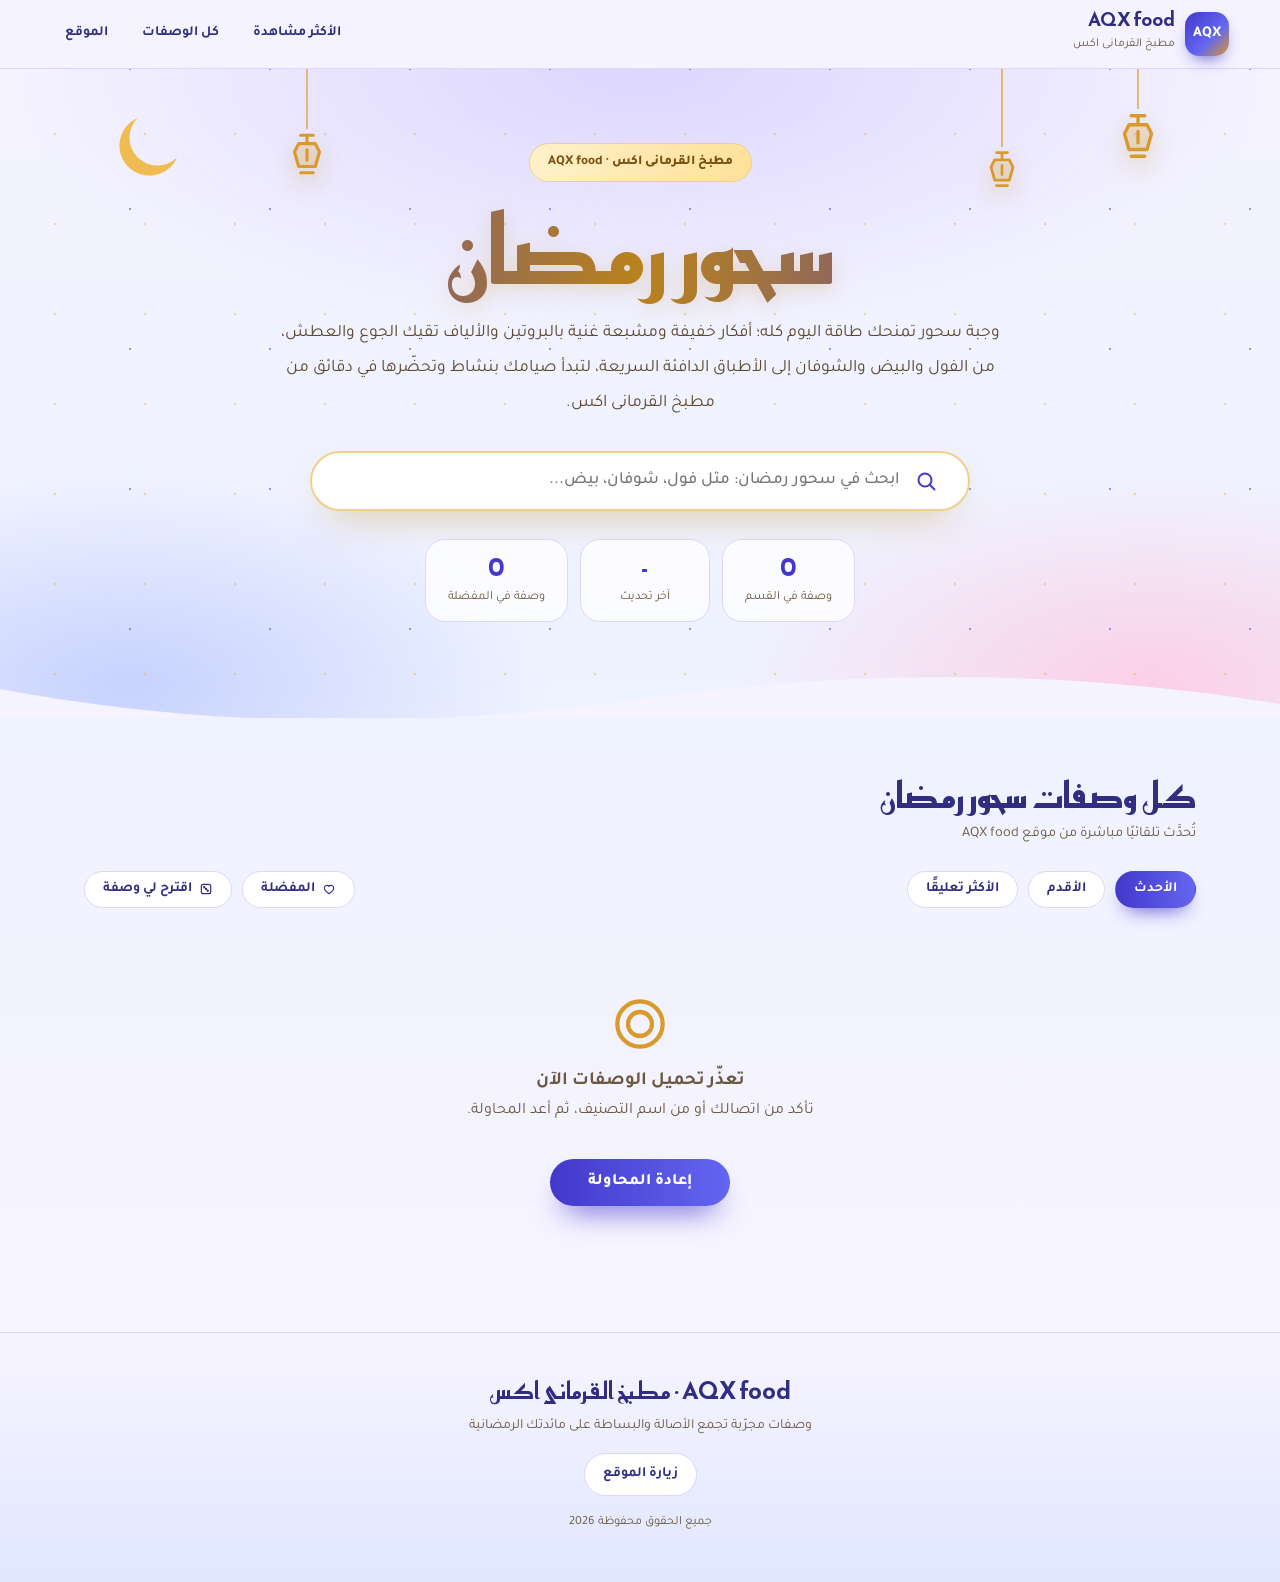
<file: suhoor.html>
<!DOCTYPE html>
<html lang="ar" dir="rtl">
<head>
<meta charset="utf-8">
<meta name="viewport" content="width=device-width,initial-scale=1">
<title>سحور رمضان | AQX food مطبخ القرمانى اكس</title>
<meta name="description" content="وصفات سحور رمضان من مطبخ القرمانى اكس AQX food: وجبات خفيفة ومشبعة تمنحك طاقة وتقيك العطش طوال يوم الصيام.">
<meta name="theme-color" content="#4338ca">
<meta property="og:type" content="website">
<meta property="og:title" content="سحور رمضان | AQX food مطبخ القرمانى اكس">
<meta property="og:description" content="وصفات سحور رمضان من مطبخ القرمانى اكس AQX food: وجبات خفيفة ومشبعة تمنحك طاقة وتقيك العطش طوال يوم الصيام.">
<link rel="icon" href="data:image/svg+xml,%3Csvg xmlns='http://www.w3.org/2000/svg' viewBox='0 0 24 24'%3E%3Crect width='24' height='24' rx='6' fill='%234338ca'/%3E%3Cpath d='M17 14.5A5.5 5.5 0 1 1 10 7a4.5 4.5 0 0 0 7 7.500z' fill='%23ffd76a'/%3E%3C/svg%3E">
<link rel="preconnect" href="https://fonts.googleapis.com">
<link href="https://fonts.googleapis.com/css2?family=Tajawal:wght@400;500;700;800&family=Reem+Kufi:wght@500;700&display=swap" rel="stylesheet">
<style>
[hidden]{display:none!important}
:root{--g:#4338ca;--gd:#312e81;--au:#d99a2b;--ink:#3b2a14;--mut:#6b5a40;--ln:#ddd6fe}
*{box-sizing:border-box;margin:0;padding:0}
html{scroll-behavior:smooth}
body{font-family:'Tajawal',system-ui,sans-serif;color:var(--ink);background:linear-gradient(180deg,#f5f3ff,#eef2ff 40%,#faf5ff);line-height:1.7;overflow-x:hidden}
a{color:inherit;text-decoration:none}
button{font-family:inherit}
.i{width:1em;height:1em;flex:none;display:block}
.pb{position:fixed;top:0;right:0;height:4px;width:0;background:linear-gradient(90deg,var(--au),var(--g));z-index:100}
.hd{position:sticky;top:0;z-index:90;display:flex;align-items:center;justify-content:space-between;gap:12px;padding:10px 4vw;background:rgba(245,243,255,.85);-webkit-backdrop-filter:blur(12px);backdrop-filter:blur(12px);border-bottom:1px solid var(--ln)}
.br{display:flex;align-items:center;gap:10px}
.lg{width:44px;height:44px;border-radius:14px;display:grid;place-items:center;font-weight:800;font-size:15px;color:#fff;background:linear-gradient(135deg,var(--g),#6366f1 60%,var(--au));box-shadow:0 8px 18px -8px var(--g)}
.br b{display:block;font:700 19px 'Reem Kufi',sans-serif;color:var(--gd);line-height:1.1;direction:ltr;text-align:right}
.br small{font-size:12px;color:var(--mut)}
.hd nav{display:flex;gap:6px}
.hd nav a{padding:8px 14px;border-radius:99px;font-weight:700;font-size:14px;color:var(--gd);transition:.25s}
.hd nav a:hover{background:#fff1c9}
.hero{position:relative;z-index:5;text-align:center;padding:74px 5vw 96px}
.hbg{position:absolute;inset:0;overflow:hidden;pointer-events:none;background:radial-gradient(900px 380px at 50% 0,#ddd6fe,transparent 70%),radial-gradient(600px 300px at 10% 95%,#c7d2fe,transparent 70%),radial-gradient(600px 300px at 90% 95%,#fbcfe8,transparent 70%)}
.hbg:before{content:"";position:absolute;inset:0;opacity:.5;background-image:radial-gradient(circle,#e9b949 1.4px,transparent 1.6px),radial-gradient(circle,#4338ca 1px,transparent 1.2px);background-size:90px 90px,140px 140px;background-position:10px 20px,60px 70px;animation:tw 6s ease-in-out infinite alternate}
@keyframes tw{to{opacity:.2}}
.l{position:absolute;top:0;display:flex;flex-direction:column;align-items:center;color:var(--au);transform-origin:top center;animation:sw 3.8s ease-in-out infinite alternate}
.l:before{content:"";width:2px;height:var(--s);background:var(--au);opacity:.6}
.l .i{width:var(--z);height:var(--z);filter:drop-shadow(0 10px 12px rgba(200,146,43,.45))}
@keyframes sw{from{transform:rotate(-6deg)}to{transform:rotate(6deg)}}
.mn{position:absolute;top:34px;left:8%;width:90px;height:90px;color:#f0b73f;opacity:.9;animation:fl 5s ease-in-out infinite alternate}
@keyframes fl{to{transform:translateY(12px) rotate(6deg)}}
.hero>*:not(.hbg){position:relative}
.ey{display:inline-flex;align-items:center;gap:8px;background:linear-gradient(90deg,#fff1c9,#ffe19a);color:#7a5210;font-weight:800;font-size:13.5px;padding:7px 18px;border-radius:99px;border:1px solid #f0d089}
.hero h1{margin:16px 0 10px;font:700 clamp(46px,9vw,94px)/1.15 'Reem Kufi',sans-serif;background:linear-gradient(90deg,#4338ca,#b9821d 50%,#4338ca);-webkit-background-clip:text;background-clip:text;color:transparent;filter:drop-shadow(0 6px 10px rgba(200,146,43,.25))}
.hero p.d{max-width:720px;margin:0 auto;font-size:17.5px;line-height:2;color:#5b4a30}
.sb{position:relative;max-width:660px;margin:30px auto 0;text-align:right}
.f{display:flex;align-items:center;gap:8px;background:#fff;border:2px solid #f0d089;border-radius:99px;padding:6px 20px 6px 8px;box-shadow:0 18px 40px -20px rgba(200,146,43,.7);transition:.3s}
.f:focus-within{border-color:var(--g);box-shadow:0 22px 46px -18px var(--g)}
.f>.i{font-size:24px;color:var(--g);margin-right:10px}
.f input{flex:1;border:0;outline:0;background:none;font:500 17px 'Tajawal',sans-serif;padding:12px 6px;color:var(--ink);min-width:0}
.f button{border:0;width:36px;height:36px;border-radius:50%;background:#f3ead2;color:#8a6a2c;cursor:pointer;display:none;place-items:center;font-size:16px}
.f button.on{display:grid}
.dd{position:absolute;top:calc(100% + 10px);left:0;right:0;background:#fff;border-radius:24px;border:1px solid var(--ln);box-shadow:0 30px 60px -20px rgba(80,50,10,.45);overflow:hidden;max-height:70vh;overflow-y:auto;display:none}
.dd.on{display:block;animation:fd .2s}
@keyframes fd{from{opacity:0;transform:translateY(-6px)}}
.sg{display:flex;gap:12px;align-items:center;padding:10px 14px;transition:background .15s}
.sg:hover,.sg.a{background:#fff6dc}
.sg img,.sg .ph2{width:58px;height:58px;border-radius:14px;object-fit:cover;flex:none;background:#e0e7ff}
.sg b{display:block;font-size:15px;color:var(--gd);line-height:1.5}
.sg small{color:var(--mut);font-size:12px}
.sg.all{justify-content:center;font-weight:800;color:var(--g);background:#eef2ff;cursor:pointer}
.sg.no{color:var(--mut);justify-content:center;padding:22px}
mark{background:#ffe08a;color:inherit;border-radius:4px;padding:0 2px}
.st{display:flex;justify-content:center;gap:12px;flex-wrap:wrap;margin-top:28px}
.st div{background:rgba(255,255,255,.8);border:1px solid var(--ln);padding:10px 22px;border-radius:20px;min-width:130px}
.st b{display:block;font:700 26px 'Reem Kufi',sans-serif;color:var(--g);line-height:1.3}
.st span{font-size:12.5px;color:var(--mut)}
.if{display:inline-flex;align-items:center;gap:14px;margin-top:20px;background:#fff;border:1px solid var(--ln);padding:10px 24px;border-radius:99px;box-shadow:0 14px 30px -18px var(--g);max-width:100%}
.if span{font-size:13.5px;color:var(--mut);font-weight:700;white-space:nowrap}
.if b{font:700 24px 'Reem Kufi',sans-serif;color:var(--g);direction:ltr;letter-spacing:1px}
.tp b{font:700 14.5px 'Tajawal',sans-serif;letter-spacing:0;direction:rtl;color:var(--ink);line-height:1.6}
.tp{border-radius:22px;text-align:right}
.wv{position:absolute;bottom:-1px;left:0;right:0;height:60px;width:100%;color:#f5f3ff;pointer-events:none}
.wrap{max-width:1240px;margin:0 auto;padding:0 5vw}
.sec{padding:50px 0 6px}
.sh{display:flex;align-items:flex-end;justify-content:space-between;gap:14px;flex-wrap:wrap;margin-bottom:24px}
.sh h2{font:700 clamp(26px,4vw,36px) 'Reem Kufi',sans-serif;color:var(--gd);display:flex;align-items:center;gap:10px}
.sh h2 .i{color:var(--au);font-size:.9em}
.sh p{color:var(--mut);font-size:14.5px}
.tr{display:grid;grid-template-columns:1.25fr 1fr;gap:20px}
.sp{position:relative;min-height:440px;border-radius:32px;overflow:hidden;box-shadow:0 30px 60px -28px var(--g);isolation:isolate;display:block}
.sp img,.sp .ph{position:absolute;inset:0;width:100%;height:100%;object-fit:cover;transition:transform 1.2s;z-index:-2}
.sp:hover img{transform:scale(1.08)}
.sp:after{content:"";position:absolute;inset:0;z-index:-1;background:linear-gradient(0deg,rgba(30,27,75,.94),rgba(30,27,75,.4) 50%,transparent)}
.sp .in{position:absolute;bottom:0;right:0;left:0;padding:28px;color:#fff}
.sp h3{font:700 clamp(22px,3vw,32px)/1.5 'Reem Kufi',sans-serif;margin:10px 0 6px}
.sp p{font-size:14.5px;opacity:.92;display:-webkit-box;-webkit-line-clamp:2;-webkit-box-orient:vertical;overflow:hidden}
.bg{display:inline-flex;gap:6px;align-items:center;background:linear-gradient(90deg,#ffd76a,#f0a92b);color:#5a3a00;font-weight:800;padding:6px 14px;border-radius:99px;font-size:13px;box-shadow:0 8px 20px -8px #f0a92b}
.tl{display:grid;gap:16px;align-content:start}
.tc{position:relative;display:flex;gap:14px;align-items:center;background:#fff;border:1px solid var(--ln);border-radius:24px;padding:12px;transition:transform .35s,box-shadow .35s}
.tc:hover{transform:translateX(-6px);box-shadow:0 20px 36px -20px var(--au)}
.tc img,.tc .ph{width:118px;height:108px;border-radius:18px;object-fit:cover;flex:none}
.tc h4{font-size:16.5px;line-height:1.5;color:var(--gd);font-weight:800}
.tc small{color:var(--mut);font-size:12.5px}
.md{position:absolute;top:-8px;right:-8px;width:36px;height:36px;border-radius:50%;display:grid;place-items:center;font-weight:800;color:#fff;box-shadow:0 8px 16px -6px rgba(0,0,0,.35);border:3px solid #fff;background:linear-gradient(135deg,#f5c542,#d18a12)}
.tc:nth-child(2) .md{background:linear-gradient(135deg,#cfd6dc,#8c98a4)}
.tc:nth-child(3) .md{background:linear-gradient(135deg,#e0a26a,#a5622c)}
.ph{display:grid;place-items:center;font-size:52px;color:#fff;background:linear-gradient(135deg,#6366f1,#c8922b)}
.tb{display:flex;flex-wrap:wrap;gap:10px;align-items:center;margin-bottom:16px}
.ch2{border:1px solid var(--ln);background:#fff;color:var(--gd);font-weight:700;font-size:14px;padding:9px 18px;border-radius:99px;cursor:pointer;display:inline-flex;align-items:center;gap:7px;transition:.25s}
.ch2:hover{background:#fff6dc}
.ch2.on{background:linear-gradient(90deg,var(--g),#6366f1);color:#fff;border-color:transparent;box-shadow:0 10px 20px -10px var(--g)}
.sep{flex:1}
.inf{font-size:14.5px;color:var(--mut);margin-bottom:18px;display:flex;gap:10px;align-items:center;flex-wrap:wrap}
.inf button{border:0;background:#fde8e8;color:#b91c1c;padding:4px 12px;border-radius:99px;font-weight:700;cursor:pointer}
.gr{display:grid;grid-template-columns:repeat(auto-fill,minmax(285px,1fr));gap:24px}
.cd{position:relative;background:#fff;border-radius:26px;overflow:hidden;border:1px solid rgba(0,0,0,.05);box-shadow:0 12px 30px -18px rgba(60,40,10,.35);transition:transform .4s cubic-bezier(.2,.9,.3,1.2),box-shadow .4s,opacity .6s;display:flex;flex-direction:column;opacity:0;transform:translateY(26px)}
.cd.v{opacity:1;transform:none}
.cd.v:hover{transform:translateY(-8px);box-shadow:0 28px 44px -20px var(--g)}
.im{position:relative;aspect-ratio:4/3;overflow:hidden}
.im img,.im .ph{width:100%;height:100%;object-fit:cover;transition:transform .8s}
.cd:hover .im img{transform:scale(1.1)}
.im:after{content:"";position:absolute;top:0;left:-70%;width:45%;height:100%;background:linear-gradient(100deg,transparent,rgba(255,255,255,.55),transparent);transform:skewX(-20deg);transition:left .8s}
.cd:hover .im:after{left:130%}
.tg{position:absolute;bottom:10px;right:10px;display:flex;gap:6px;z-index:2}
.tg span{background:rgba(255,255,255,.93);color:var(--g);font-size:12px;font-weight:700;padding:3px 11px;border-radius:99px}
.hb{position:absolute;top:10px;left:10px;z-index:3;width:40px;height:40px;border:0;border-radius:50%;background:rgba(255,255,255,.95);color:#b91c1c;font-size:20px;display:grid;place-items:center;cursor:pointer;box-shadow:0 6px 14px rgba(0,0,0,.18);transition:transform .25s}
.hb:hover{transform:scale(1.15)}
.hb.on .i{fill:currentColor}
.cb{padding:16px 18px 18px;display:flex;flex-direction:column;gap:8px;flex:1}
.cb h3{font-size:18px;line-height:1.5;font-weight:800;color:var(--gd)}
.cb h3 a:after{content:"";position:absolute;inset:0;z-index:1}
.cb p{font-size:13.5px;color:var(--mut);display:-webkit-box;-webkit-line-clamp:3;-webkit-box-orient:vertical;overflow:hidden}
.mt{margin-top:auto;display:flex;justify-content:space-between;align-items:center;font-size:12.5px;color:var(--mut);padding-top:10px;border-top:1px dashed var(--ln)}
.rd{color:var(--g);font-weight:800;display:flex;align-items:center;gap:6px}
.sk{height:350px;border-radius:26px;background:linear-gradient(100deg,#f5ecd3 30%,#fff8e4 50%,#f5ecd3 70%);background-size:200% 100%;animation:shm 1.4s linear infinite}
@keyframes shm{to{background-position:-200% 0}}
.em{text-align:center;padding:50px 20px;color:var(--mut);grid-column:1/-1}
.em .i{font-size:64px;margin:0 auto 10px;color:var(--au)}
.mo{display:block;margin:34px auto 0;border:0;cursor:pointer;font-weight:800;font-size:16px;color:#fff;padding:14px 38px;border-radius:99px;background:linear-gradient(90deg,var(--g),#6366f1);box-shadow:0 16px 30px -14px var(--g);transition:transform .25s}
.mo:hover{transform:translateY(-3px)}
footer{margin-top:70px;text-align:center;padding:40px 5vw 34px;background:linear-gradient(180deg,transparent,#e0e7ff);border-top:1px solid var(--ln)}
footer b{font:700 24px 'Reem Kufi',sans-serif;color:var(--gd);display:block}
footer p{color:var(--mut);font-size:14px;margin:6px 0 14px}
footer a.ch2{display:inline-flex}
.up{position:fixed;bottom:22px;left:22px;z-index:80;width:48px;height:48px;border:0;border-radius:50%;background:linear-gradient(135deg,var(--g),#6366f1);color:#fff;font-size:22px;display:grid;place-items:center;cursor:pointer;box-shadow:0 14px 26px -10px var(--g);opacity:0;pointer-events:none;transform:translateY(14px);transition:.3s}
.up.on{opacity:1;pointer-events:auto;transform:none}
.ts{position:fixed;bottom:26px;left:50%;transform:translate(-50%,30px);background:var(--gd);color:#fff;padding:11px 24px;border-radius:99px;font-weight:700;font-size:14px;opacity:0;transition:.35s;z-index:120;pointer-events:none}
.ts.on{opacity:1;transform:translate(-50%,0)}
@media(max-width:860px){.tr{grid-template-columns:1fr}.sp{min-height:340px}.hd nav a:not(:last-child){display:none}.mn{width:60px;height:60px;left:4%}}
@media(max-width:520px){.gr{grid-template-columns:1fr}.hero{padding-top:64px}.hero p.d{font-size:15.5px}.tc img,.tc .ph{width:96px;height:92px}}
@media(prefers-reduced-motion:reduce){*{animation:none!important;transition:none!important}.cd{opacity:1;transform:none}}
</style>
</head>
<body>
<svg width="0" height="0" style="position:absolute" aria-hidden="true"><defs>
<symbol id="s" viewBox="0 0 24 24" fill="none" stroke="currentColor" stroke-width="2" stroke-linecap="round" stroke-linejoin="round"><circle cx="11" cy="11" r="6.5"/><path d="M16 16l4.5 4.5"/></symbol>
<symbol id="h" viewBox="0 0 24 24" fill="none" stroke="currentColor" stroke-width="2" stroke-linecap="round" stroke-linejoin="round"><path d="M12 20s-8-4.6-8-10a4.5 4.5 0 0 1 8-2.5A4.5 4.5 0 0 1 20 10c0 5.4-8 10-8 10z"/></symbol>
<symbol id="ar" viewBox="0 0 24 24" fill="none" stroke="currentColor" stroke-width="2.2" stroke-linecap="round" stroke-linejoin="round"><path d="M19 12H5M11 6l-6 6 6 6"/></symbol>
<symbol id="cr" viewBox="0 0 24 24" fill="currentColor"><path d="M3 8l4.5 4L12 5l4.5 7L21 8l-2 11H5z"/></symbol>
<symbol id="dc" viewBox="0 0 24 24" fill="none" stroke="currentColor" stroke-width="2" stroke-linecap="round" stroke-linejoin="round"><rect x="4" y="4" width="16" height="16" rx="3.5"/><circle cx="9" cy="9" r="1"/><circle cx="15" cy="15" r="1"/><circle cx="12" cy="12" r="1"/></symbol>
<symbol id="up" viewBox="0 0 24 24" fill="none" stroke="currentColor" stroke-width="2.4" stroke-linecap="round" stroke-linejoin="round"><path d="M12 19V5M6 11l6-6 6 6"/></symbol>
<symbol id="x" viewBox="0 0 24 24" fill="none" stroke="currentColor" stroke-width="2.4" stroke-linecap="round"><path d="M6 6l12 12M18 6L6 18"/></symbol>
<symbol id="dish" viewBox="0 0 24 24" fill="none" stroke="currentColor" stroke-width="1.6" stroke-linecap="round" stroke-linejoin="round"><circle cx="12" cy="12" r="8.5"/><circle cx="12" cy="12" r="4.5"/></symbol>
<symbol id="ln" viewBox="0 0 24 24" fill="currentColor" fill-opacity=".18" stroke="currentColor" stroke-width="1.5" stroke-linecap="round" stroke-linejoin="round"><path d="M9 3h6M12 3v3"/><path d="M8 7h8l2 4-2 7H8l-2-7z"/><path d="M9 21h6M12 10v5" fill="none"/></symbol>
<symbol id="mn" viewBox="0 0 24 24" fill="currentColor"><path d="M20 14.5A8 8 0 1 1 9.5 4a6.5 6.5 0 0 0 10.5 10.5z"/></symbol>
</defs></svg>

<div class="pb" id="pb"></div>
<header class="hd">
  <a class="br" href="https://aqxfood.blogspot.com/" target="_blank" rel="noopener"><span class="lg">AQX</span><span><b>AQX food</b><small>مطبخ القرمانى اكس</small></span></a>
  <nav aria-label="التنقل"><a href="#trend">الأكثر مشاهدة</a><a href="#all">كل الوصفات</a><a href="https://aqxfood.blogspot.com/" target="_blank" rel="noopener">الموقع</a></nav>
</header>

<section class="hero">
  <div class="hbg" aria-hidden="true">
    <div class="l" style="right:9%;--s:40px;--z:54px"><svg class="i"><use href="#ln"/></svg></div>
    <div class="l" style="right:20%;--s:78px;--z:44px;animation-delay:-1.5s"><svg class="i"><use href="#ln"/></svg></div>
    <div class="l" style="left:22%;--s:60px;--z:50px;animation-delay:-2.4s"><svg class="i"><use href="#ln"/></svg></div>
    <svg class="mn i"><use href="#mn"/></svg>
    <svg class="wv" viewBox="0 0 1440 60" preserveAspectRatio="none"><path fill="currentColor" d="M0 30c240 40 480 40 720 10s480-30 720 5v15H0z"/></svg>
  </div>
  <span class="ey">مطبخ القرمانى اكس · AQX food</span>
  <h1>سحور رمضان</h1>
  <p class="d">وجبة سحور تمنحك طاقة اليوم كله؛ أفكار خفيفة ومشبعة غنية بالبروتين والألياف تقيك الجوع والعطش، من الفول والبيض والشوفان إلى الأطباق الدافئة السريعة، لتبدأ صيامك بنشاط وتحضّرها في دقائق من مطبخ القرمانى اكس.</p>
  <div class="sb">
    <div class="f"><svg class="i"><use href="#s"/></svg><input id="q" type="search" placeholder="ابحث في سحور رمضان: مثل فول، شوفان، بيض..." autocomplete="off" aria-label="ابحث داخل القسم" role="combobox" aria-expanded="false" aria-controls="dd"><button id="qx" type="button" aria-label="مسح"><svg class="i"><use href="#x"/></svg></button></div>
    <div class="dd" id="dd" role="listbox"></div>
  </div>
  <div class="st"><div><b id="n1">0</b><span>وصفة في القسم</span></div><div><b id="n2">-</b><span>آخر تحديث</span></div><div><b id="n3">0</b><span>وصفة في المفضلة</span></div></div>
  <div class="if" id="if" hidden><span id="ifs">المتبقي على أذان الفجر</span><b id="ift">00:00:00</b></div>
</section>

<main class="wrap">
  <section class="sec" id="trend" hidden>
    <div class="sh"><div><h2><svg class="i"><use href="#cr"/></svg>الأكثر مشاهدة</h2><p>الوصفات التي يعشقها متابعونا في هذا القسم</p></div></div>
    <div class="tr" id="tr"></div>
  </section>

  <section class="sec" id="all">
    <div class="sh"><div><h2>كل وصفات سحور رمضان</h2><p>تُحدَّث تلقائيًا مباشرة من موقع AQX food</p></div></div>
    <div class="tb">
      <button class="ch2 on" data-s="new" type="button">الأحدث</button>
      <button class="ch2" data-s="old" type="button">الأقدم</button>
      <button class="ch2" data-s="cm" type="button">الأكثر تعليقًا</button>
      <span class="sep"></span>
      <button class="ch2" id="fv" type="button"><svg class="i"><use href="#h"/></svg>المفضلة</button>
      <button class="ch2" id="rn" type="button"><svg class="i"><use href="#dc"/></svg>اقترح لي وصفة</button>
    </div>
    <div class="inf" id="inf"></div>
    <div class="gr" id="gr"><div class="sk"></div><div class="sk"></div><div class="sk"></div><div class="sk"></div><div class="sk"></div><div class="sk"></div></div>
    <button class="mo" id="mo" type="button" hidden>عرض المزيد</button>
  </section>
</main>

<footer>
  <b>AQX food · مطبخ القرمانى اكس</b>
  <p>وصفات مجرّبة تجمع الأصالة والبساطة على مائدتك الرمضانية</p>
  <a class="ch2" href="https://aqxfood.blogspot.com/" target="_blank" rel="noopener">زيارة الموقع</a>
  <p style="margin-top:16px;font-size:12.5px">جميع الحقوق محفوظة <span id="yr"></span></p>
</footer>

<button class="up" id="up" type="button" aria-label="للأعلى"><svg class="i"><use href="#up"/></svg></button>
<div class="ts" id="ts" role="status"></div>

<script>
(function(){
  /* ===== الإعدادات ===== */
  var C={
    blog:'https://aqxfood.blogspot.com',
    label:'سحور رمضان',          /* اسم التصنيف في بلوجر */
    trend:'الأكثر مشاهدة',        /* ضع هذا التصنيف على أي مقالة لتظهر في قسم الأكثر مشاهدة */
    city:'Cairo',country:'Egypt', /* مدينة مواقيت الأذان */
    per:12, ttl:300000
  };
  var $=function(i){return document.getElementById(i)};
  var all=[],view=[],shown=0,sort='new',q='',favOnly=false,act=-1,sug=[],fav=new Set();
  try{fav=new Set(JSON.parse(localStorage.getItem('aqx_fav')||'[]'))}catch(e){}

  function esc(s){return String(s).replace(/[&<>"']/g,function(c){return{'&':'&amp;','<':'&lt;','>':'&gt;','"':'&quot;',"'":'&#39;'}[c]})}
  function norm(s){return String(s).toLowerCase().replace(/[\u064B-\u065F\u0670\u0640]/g,'').replace(/[إأآٱ]/g,'ا').replace(/ى/g,'ي').replace(/ة/g,'ه').replace(/ؤ/g,'و').replace(/ئ/g,'ي')}
  function fd(t){try{return new Date(t).toLocaleDateString('ar-EG',{day:'numeric',month:'long',year:'numeric'})}catch(e){return''}}
  function big(u,w,h){return u.replace(/\/(s\d+|w\d+-h\d+)(-[a-z]+)*\//,'/w'+w+'-h'+h+'-c/')}
  function toast(m){var t=$('ts');t.textContent=m;t.classList.add('on');clearTimeout(toast.t);toast.t=setTimeout(function(){t.classList.remove('on')},2000)}
  var PH='<div class="ph"><svg class="i"><use href="#dish"/></svg></div>';

  /* ===== الجلب من بلوجر (JSONP لتفادي مشاكل CORS) ===== */
  function jp(u){return new Promise(function(res,rej){
    var n='aqx'+Math.random().toString(36).slice(2),s=document.createElement('script');
    var t=setTimeout(function(){cl();rej()},15000);
    function cl(){clearTimeout(t);delete window[n];s.remove()}
    window[n]=function(d){cl();res(d)};
    s.onerror=function(){cl();rej()};
    s.src=u+'&callback='+n;document.head.appendChild(s);
  })}
  function parse(e){
    var g=function(o,k){return o&&o[k]?o[k].$t:''};
    var html=g(e,'content')||g(e,'summary'),url='',im='',k;
    (e.link||[]).forEach(function(l){if(l.rel==='alternate')url=l.href});
    var text=new DOMParser().parseFromString(html,'text/html').body.textContent.replace(/\s+/g,' ').trim();
    var m=html.match(/<img[^>]+src=["']([^"']+)/i);
    if(e.media$thumbnail&&e.media$thumbnail.url)im=e.media$thumbnail.url;else if(m)im=m[1];
    if(im)im=big(im,640,480);
    var words=text.split(' ').length;
    return{id:g(e,'id').split('post-').pop(),title:g(e,'title'),url:url,date:new Date(g(e,'published')).getTime(),
      cats:(e.category||[]).map(function(c){return c.term}),img:im,ex:text.slice(0,160),
      rt:words>90?Math.max(1,Math.round(words/180)):0,cm:+(e.thr$total?e.thr$total.$t:0)};
  }
  async function load(){
    var key='aqx_'+C.label;
    try{var c=JSON.parse(sessionStorage.getItem(key));if(c&&Date.now()-c.t<C.ttl)return c.d}catch(e){}
    var out=[],st=1,tot=1;
    while(out.length<tot){
      var d=await jp(C.blog+'/feeds/posts/default/-/'+encodeURIComponent(C.label)+'?alt=json-in-script&max-results=150&start-index='+st);
      var en=d.feed.entry||[];tot=+d.feed.openSearch$totalResults.$t;
      if(!en.length)break;
      en.forEach(function(x){out.push(parse(x))});st+=en.length;
    }
    try{sessionStorage.setItem(key,JSON.stringify({t:Date.now(),d:out}))}catch(e){}
    return out;
  }

  /* ===== العرض ===== */
  function tags(p){return p.cats.filter(function(c){return c!==C.label&&c!==C.trend}).slice(0,2).map(function(c){return'<span>'+esc(c)+'</span>'}).join('')}
  function imgTag(p,w){return p.img?'<img src="'+p.img+'" alt="'+esc(p.title)+'" loading="lazy" decoding="async">':PH}
  function card(p){
    return'<article class="cd"><div class="im">'+imgTag(p)+'<div class="tg">'+tags(p)+'</div><button class="hb'+(fav.has(p.id)?' on':'')+'" data-id="'+p.id+'" type="button" aria-label="المفضلة"><svg class="i"><use href="#h"/></svg></button></div>'+
    '<div class="cb"><h3><a href="'+p.url+'" target="_blank" rel="noopener">'+esc(p.title)+'</a></h3><p>'+esc(p.ex)+'</p>'+
    '<div class="mt"><span>'+fd(p.date)+(p.rt?' · '+p.rt+' د قراءة':'')+'</span><span class="rd">اقرأ الوصفة <svg class="i"><use href="#ar"/></svg></span></div></div></article>';
  }
  var io=('IntersectionObserver' in window)?new IntersectionObserver(function(es){es.forEach(function(e){if(e.isIntersecting){e.target.classList.add('v');io.unobserve(e.target)}})},{rootMargin:'0px 0px -40px'}):null;
  function reveal(root){root.querySelectorAll('.cd:not(.v)').forEach(function(c){io?io.observe(c):c.classList.add('v')})}

  function renderMore(reset){
    var gr=$('gr');
    if(reset){shown=0;gr.innerHTML=''}
    if(!view.length){
      gr.innerHTML='<div class="em"><svg class="i"><use href="#dish"/></svg><h3>لا توجد نتائج مطابقة</h3><p>جرّب كلمة أخرى أو امسح البحث.</p></div>';
      $('mo').hidden=true;return;
    }
    var chunk=view.slice(shown,shown+C.per);shown+=chunk.length;
    gr.insertAdjacentHTML('beforeend',chunk.map(card).join(''));reveal(gr);
    var left=view.length-shown;$('mo').hidden=left<=0;
    if(left>0)$('mo').textContent='عرض المزيد ('+left+' وصفة)';
  }
  function apply(){
    var list=q?find(q):all.slice();
    if(favOnly)list=list.filter(function(p){return fav.has(p.id)});
    if(!q){
      if(sort==='new')list.sort(function(a,b){return b.date-a.date});
      else if(sort==='old')list.sort(function(a,b){return a.date-b.date});
      else list.sort(function(a,b){return b.cm-a.cm||b.date-a.date});
    }
    view=list;
    var i=$('inf');i.innerHTML='';
    if(q||favOnly){
      i.innerHTML='<span>'+(q?'نتائج البحث عن «'+esc(q)+'»':'المفضلة')+' — '+list.length+' وصفة</span><button type="button" id="clr">مسح التصفية</button>';
      $('clr').onclick=function(){q='';favOnly=false;$('q').value='';$('qx').classList.remove('on');$('fv').classList.remove('on');apply()};
    }
    renderMore(true);
  }
  function find(s){
    var ts=norm(s).split(/\s+/).filter(Boolean);if(!ts.length)return[];
    return all.map(function(p){
      var sc=0;
      for(var k=0;k<ts.length;k++){
        var a=p.nt.indexOf(ts[k]),b=p.nx.indexOf(ts[k]);
        if(a<0&&b<0)return null;
        sc+=a===0?6:a>0?4:1;
      }
      return{p:p,sc:sc};
    }).filter(Boolean).sort(function(a,b){return b.sc-a.sc||b.p.date-a.p.date}).map(function(o){return o.p});
  }

  function trending(){
    var t=all.filter(function(p){return p.cats.indexOf(C.trend)>-1});
    if(!t.length)t=all.slice().sort(function(a,b){return b.cm-a.cm||b.date-a.date});
    t=t.slice(0,4);if(t.length<1)return;
    var s=t[0],r=t.slice(1);
    var h='<a class="sp" href="'+s.url+'" target="_blank" rel="noopener">'+(s.img?'<img src="'+big(s.img,900,700)+'" alt="'+esc(s.title)+'" loading="lazy">':PH)+
      '<div class="in"><span class="bg"><svg class="i"><use href="#cr"/></svg>الأكثر مشاهدة</span><h3>'+esc(s.title)+'</h3><p>'+esc(s.ex)+'</p></div></a>';
    if(r.length){
      h+='<div class="tl">'+r.map(function(p,i){
        return'<a class="tc" href="'+p.url+'" target="_blank" rel="noopener"><span class="md">'+(i+2)+'</span>'+imgTag(p)+'<div><h4>'+esc(p.title)+'</h4><small>'+fd(p.date)+'</small></div></a>';
      }).join('')+'</div>';
    }
    $('tr').innerHTML=h;$('trend').hidden=false;
  }

  /* ===== البحث الفوري ===== */
  function hl(t,tok){
    var n=norm(t);if(n.length!==t.length||!tok)return esc(t);
    var i=n.indexOf(tok);if(i<0)return esc(t);
    return esc(t.slice(0,i))+'<mark>'+esc(t.slice(i,i+tok.length))+'</mark>'+esc(t.slice(i+tok.length));
  }
  function dd(v){
    var box=$('dd'),inp=$('q');act=-1;
    if(!v.trim()){box.classList.remove('on');inp.setAttribute('aria-expanded','false');return}
    sug=find(v);var tok=norm(v).split(/\s+/)[0],h='';
    if(!sug.length)h='<div class="sg no">لا توجد وصفة مطابقة لـ «'+esc(v)+'»</div>';
    else{
      h=sug.slice(0,6).map(function(p){
        return'<a class="sg" role="option" href="'+p.url+'" target="_blank" rel="noopener">'+(p.img?'<img src="'+p.img+'" alt="" loading="lazy">':'<div class="ph2"></div>')+'<span><b>'+hl(p.title,tok)+'</b><small>'+fd(p.date)+'</small></span></a>';
      }).join('');
      if(sug.length>6)h+='<div class="sg all" id="sa">عرض كل النتائج ('+sug.length+')</div>';
    }
    box.innerHTML=h;box.classList.add('on');inp.setAttribute('aria-expanded','true');
    var sa=$('sa');if(sa)sa.onclick=commit;
  }
  function commit(){
    q=$('q').value.trim();$('dd').classList.remove('on');apply();
    $('all').scrollIntoView({behavior:'smooth'});
  }
  var qi=$('q');
  qi.addEventListener('input',function(){$('qx').classList.toggle('on',!!qi.value);dd(qi.value)});
  qi.addEventListener('keydown',function(e){
    var it=$('dd').querySelectorAll('a.sg');
    if(e.key==='ArrowDown'||e.key==='ArrowUp'){
      e.preventDefault();if(!it.length)return;
      act=(act+(e.key==='ArrowDown'?1:-1)+it.length)%it.length;
      it.forEach(function(x,i){x.classList.toggle('a',i===act)});it[act].scrollIntoView({block:'nearest'});
    }else if(e.key==='Enter'){
      e.preventDefault();if(act>-1&&it[act])window.open(it[act].href,'_blank','noopener');else commit();
    }else if(e.key==='Escape')$('dd').classList.remove('on');
  });
  qi.addEventListener('focus',function(){if(qi.value)dd(qi.value)});
  $('qx').onclick=function(){qi.value='';this.classList.remove('on');$('dd').classList.remove('on');if(q){q='';apply()}qi.focus()};
  document.addEventListener('click',function(e){if(!e.target.closest('.sb'))$('dd').classList.remove('on')});

  /* ===== التفاعلات ===== */
  document.querySelector('.tb').addEventListener('click',function(e){
    var b=e.target.closest('.ch2');if(!b)return;
    if(b.dataset.s){sort=b.dataset.s;document.querySelectorAll('.tb [data-s]').forEach(function(x){x.classList.toggle('on',x===b)});apply()}
  });
  $('fv').onclick=function(){favOnly=!favOnly;this.classList.toggle('on',favOnly);apply()};
  $('rn').onclick=function(){if(all.length)window.open(all[Math.floor(Math.random()*all.length)].url,'_blank','noopener')};
  $('mo').onclick=function(){renderMore(false)};
  $('gr').addEventListener('click',function(e){
    var b=e.target.closest('.hb');if(!b)return;
    var id=b.dataset.id;
    if(fav.has(id)){fav.delete(id);b.classList.remove('on');toast('أُزيلت من المفضلة')}
    else{fav.add(id);b.classList.add('on');toast('تمت الإضافة إلى المفضلة')}
    try{localStorage.setItem('aqx_fav',JSON.stringify(Array.from(fav)))}catch(x){}
    $('n3').textContent=fav.size;
    if(favOnly)apply();
  });
  var up=$('up'),pb=$('pb');
  window.addEventListener('scroll',function(){
    var h=document.documentElement,y=h.scrollTop;
    pb.style.width=(y/(h.scrollHeight-h.clientHeight||1)*100)+'%';
    up.classList.toggle('on',y>600);
  },{passive:true});
  up.onclick=function(){window.scrollTo({top:0,behavior:'smooth'})};
  $('yr').textContent=new Date().getFullYear();
  $('n3').textContent=fav.size;

  function count(el,n){var t0=null;function s(t){t0=t0||t;var p=Math.min((t-t0)/900,1);el.textContent=Math.round(n*p);if(p<1)requestAnimationFrame(s)}requestAnimationFrame(s)}

  /* ===== عدّاد أذان الفجر (aladhan) ===== */
  fetch('https://api.aladhan.com/v1/timingsByCity?city='+encodeURIComponent(C.city)+'&country='+encodeURIComponent(C.country)+'&method=5')
  .then(function(r){return r.json()}).then(function(j){
    var m=j.data.timings.Fajr.split(' ')[0].split(':'),tz=j.data.meta.timezone,box=$('if');
    function p2(n){return n<10?'0'+n:n}
    function tick(){
      var n=new Date(new Date().toLocaleString('en-US',{timeZone:tz})),t=new Date(n);
      t.setHours(+m[0],+m[1],0,0);var d=Math.floor((t-n)/1000);
      if(d<=0&&d>-1800){$('ifs').textContent='حان وقت الإمساك';$('ift').textContent='تقبّل الله صيامكم';return}
      if(d<=-1800){t.setDate(t.getDate()+1);d=Math.floor((t-n)/1000)}
      $('ifs').textContent='المتبقي على أذان الفجر (الإمساك)';
      $('ift').textContent=p2(Math.floor(d/3600))+':'+p2(Math.floor(d%3600/60))+':'+p2(d%60);
    }
    box.hidden=false;tick();setInterval(tick,1000);
  }).catch(function(){});

  /* ===== التشغيل ===== */
  load().then(function(d){
    all=d.map(function(p){p.nt=norm(p.title);p.nx=norm(p.ex+' '+p.cats.join(' '));return p});
    count($('n1'),all.length);
    if(all.length)$('n2').textContent=fd(Math.max.apply(null,all.map(function(p){return p.date})));
    trending();apply();
    try{
      var j=document.createElement('script');j.type='application/ld+json';
      j.text=JSON.stringify({"@context":"https://schema.org","@type":"CollectionPage","name":"سحور رمضان","description":"وصفات سحور رمضان من مطبخ القرمانى اكس AQX food: وجبات خفيفة ومشبعة تمنحك طاقة وتقيك العطش طوال يوم الصيام.","publisher":{"@type":"Organization","name":"AQX food مطبخ القرمانى اكس","url":C.blog},
        "mainEntity":{"@type":"ItemList","itemListElement":all.slice(0,50).map(function(p,i){return{"@type":"ListItem","position":i+1,"name":p.title,"url":p.url}})}});
      document.head.appendChild(j);
    }catch(e){}
  }).catch(function(){
    $('gr').innerHTML='<div class="em"><svg class="i"><use href="#dish"/></svg><h3>تعذّر تحميل الوصفات الآن</h3><p>تأكد من اتصالك أو من اسم التصنيف، ثم أعد المحاولة.</p><button class="mo" type="button" onclick="location.reload()">إعادة المحاولة</button></div>';
  });
})();
</script>
</body>
</html>
</file>
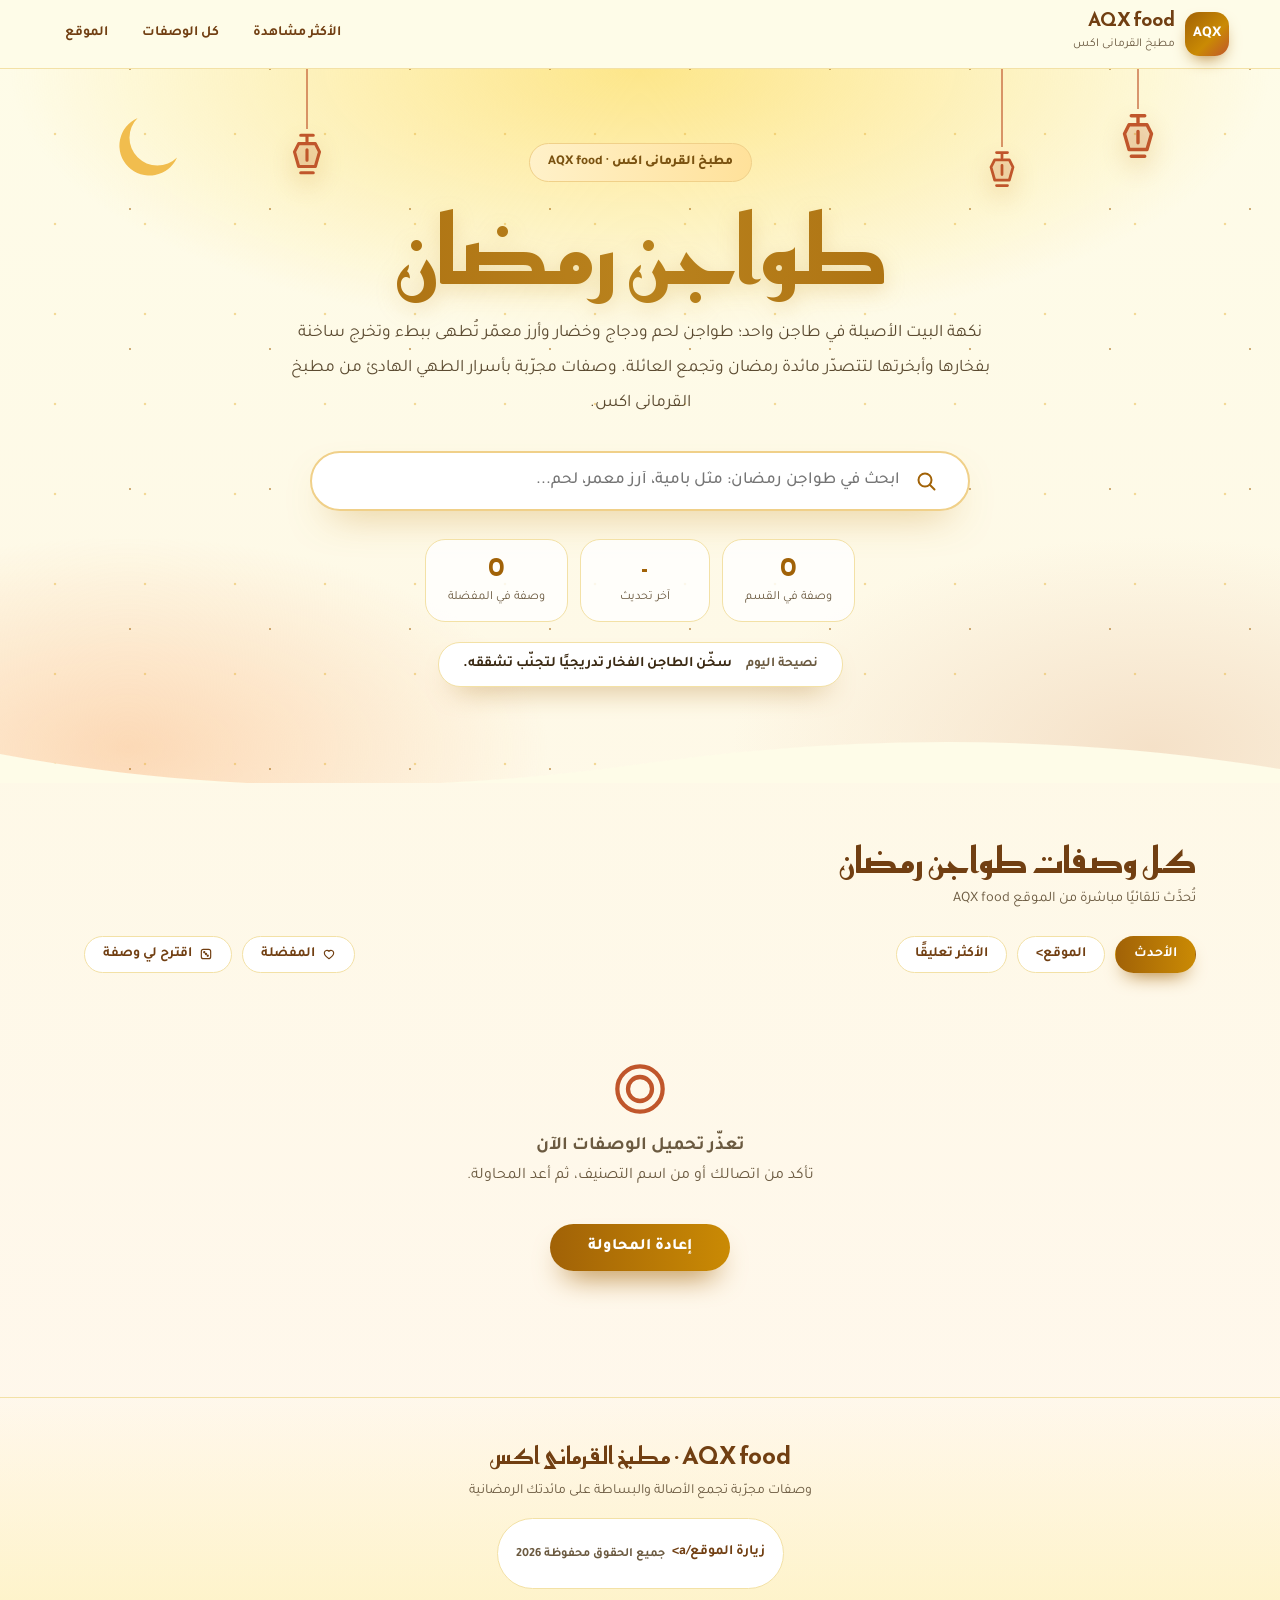
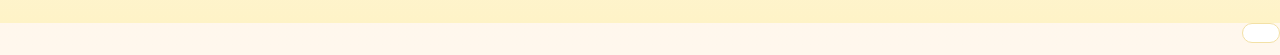
<file: tagines.html>
<!DOCTYPE html>
<html lang="ar" dir="rtl">
<head>
<meta charset="utf-8">
<meta name="viewport" content="width=device-width,initial-scale=1">
<title>طواجن رمضان | AQX food مطبخ القرمانى اكس</title>
<meta name="description" content="وصفات طواجن رمضان من مطبخ القرمانى اكس AQX food: طواجن لحم ودجاج وخضار وأرز معمر بنكهة البيت الأصيلة.">
<meta name="theme-color" content="#a16207">
<meta property="og:type" content="website">
<meta property="og:title" content="طواجن رمضان | AQX food مطبخ القرمانى اكس">
<meta property="og:description" content="وصفات طواجن رمضان من مطبخ القرمانى اكس AQX food: طواجن لحم ودجاج وخضار وأرز معمر بنكهة البيت الأصيلة.">
<link rel="icon" href="data:image/svg+xml,%3Csvg xmlns='http://www.w3.org/2000/svg' viewBox='0 0 24 24'%3E%3Crect width='24' height='24' rx='6' fill='%23a16207'/%3E%3Cpath d='M17 14.5A5.5 5.5 0 1 1 10 7a4.5 4.5 0 0 0 7 7.500z' fill='%23ffd76a'/%3E%3C/svg%3E">
<link rel="preconnect" href="https://fonts.googleapis.com">
<link href="https://fonts.googleapis.com/css2?family=Tajawal:wght@400;500;700;800&family=Reem+Kufi:wght@500;700&display=swap" rel="stylesheet">
<style>
[hidden]{display:none!important}
:root{--g:#a16207;--gd:#713f12;--au:#c0562b;--ink:#3b2a14;--mut:#6b5a40;--ln:#f3e1a6}
*{box-sizing:border-box;margin:0;padding:0}
html{scroll-behavior:smooth}
body{font-family:'Tajawal',system-ui,sans-serif;color:var(--ink);background:linear-gradient(180deg,#fefce8,#fef9e7 40%,#fff7ed);line-height:1.7;overflow-x:hidden}
a{color:inherit;text-decoration:none}
button{font-family:inherit}
.i{width:1em;height:1em;flex:none;display:block}
.pb{position:fixed;top:0;right:0;height:4px;width:0;background:linear-gradient(90deg,var(--au),var(--g));z-index:100}
.hd{position:sticky;top:0;z-index:90;display:flex;align-items:center;justify-content:space-between;gap:12px;padding:10px 4vw;background:rgba(254,252,232,.85);-webkit-backdrop-filter:blur(12px);backdrop-filter:blur(12px);border-bottom:1px solid var(--ln)}
.br{display:flex;align-items:center;gap:10px}
.lg{width:44px;height:44px;border-radius:14px;display:grid;place-items:center;font-weight:800;font-size:15px;color:#fff;background:linear-gradient(135deg,var(--g),#ca8a04 60%,var(--au));box-shadow:0 8px 18px -8px var(--g)}
.br b{display:block;font:700 19px 'Reem Kufi',sans-serif;color:var(--gd);line-height:1.1;direction:ltr;text-align:right}
.br small{font-size:12px;color:var(--mut)}
.hd nav{display:flex;gap:6px}
.hd nav a{padding:8px 14px;border-radius:99px;font-weight:700;font-size:14px;color:var(--gd);transition:.25s}
.hd nav a:hover{background:#fff1c9}
.hero{position:relative;z-index:5;text-align:center;padding:74px 5vw 96px}
.hbg{position:absolute;inset:0;overflow:hidden;pointer-events:none;background:radial-gradient(900px 380px at 50% 0,#fde68a,transparent 70%),radial-gradient(600px 300px at 10% 95%,#fcd9b6,transparent 70%),radial-gradient(600px 300px at 90% 95%,#f5e1c8,transparent 70%)}
.hbg:before{content:"";position:absolute;inset:0;opacity:.5;background-image:radial-gradient(circle,#e9b949 1.4px,transparent 1.6px),radial-gradient(circle,#a16207 1px,transparent 1.2px);background-size:90px 90px,140px 140px;background-position:10px 20px,60px 70px;animation:tw 6s ease-in-out infinite alternate}
@keyframes tw{to{opacity:.2}}
.l{position:absolute;top:0;display:flex;flex-direction:column;align-items:center;color:var(--au);transform-origin:top center;animation:sw 3.8s ease-in-out infinite alternate}
.l:before{content:"";width:2px;height:var(--s);background:var(--au);opacity:.6}
.l .i{width:var(--z);height:var(--z);filter:drop-shadow(0 10px 12px rgba(200,146,43,.45))}
@keyframes sw{from{transform:rotate(-6deg)}to{transform:rotate(6deg)}}
.mn{position:absolute;top:34px;left:8%;width:90px;height:90px;color:#f0b73f;opacity:.9;animation:fl 5s ease-in-out infinite alternate}
@keyframes fl{to{transform:translateY(12px) rotate(6deg)}}
.hero>*:not(.hbg){position:relative}
.ey{display:inline-flex;align-items:center;gap:8px;background:linear-gradient(90deg,#fff1c9,#ffe19a);color:#7a5210;font-weight:800;font-size:13.5px;padding:7px 18px;border-radius:99px;border:1px solid #f0d089}
.hero h1{margin:16px 0 10px;font:700 clamp(46px,9vw,94px)/1.15 'Reem Kufi',sans-serif;background:linear-gradient(90deg,#a16207,#b9821d 50%,#a16207);-webkit-background-clip:text;background-clip:text;color:transparent;filter:drop-shadow(0 6px 10px rgba(200,146,43,.25))}
.hero p.d{max-width:720px;margin:0 auto;font-size:17.5px;line-height:2;color:#5b4a30}
.sb{position:relative;max-width:660px;margin:30px auto 0;text-align:right}
.f{display:flex;align-items:center;gap:8px;background:#fff;border:2px solid #f0d089;border-radius:99px;padding:6px 20px 6px 8px;box-shadow:0 18px 40px -20px rgba(200,146,43,.7);transition:.3s}
.f:focus-within{border-color:var(--g);box-shadow:0 22px 46px -18px var(--g)}
.f>.i{font-size:24px;color:var(--g);margin-right:10px}
.f input{flex:1;border:0;outline:0;background:none;font:500 17px 'Tajawal',sans-serif;padding:12px 6px;color:var(--ink);min-width:0}
.f button{border:0;width:36px;height:36px;border-radius:50%;background:#f3ead2;color:#8a6a2c;cursor:pointer;display:none;place-items:center;font-size:16px}
.f button.on{display:grid}
.dd{position:absolute;top:calc(100% + 10px);left:0;right:0;background:#fff;border-radius:24px;border:1px solid var(--ln);box-shadow:0 30px 60px -20px rgba(80,50,10,.45);overflow:hidden;max-height:70vh;overflow-y:auto;display:none}
.dd.on{display:block;animation:fd .2s}
@keyframes fd{from{opacity:0;transform:translateY(-6px)}}
.sg{display:flex;gap:12px;align-items:center;padding:10px 14px;transition:background .15s}
.sg:hover,.sg.a{background:#fff6dc}
.sg img,.sg .ph2{width:58px;height:58px;border-radius:14px;object-fit:cover;flex:none;background:#fef3c7}
.sg b{display:block;font-size:15px;color:var(--gd);line-height:1.5}
.sg small{color:var(--mut);font-size:12px}
.sg.all{justify-content:center;font-weight:800;color:var(--g);background:#fefce8;cursor:pointer}
.sg.no{color:var(--mut);justify-content:center;padding:22px}
mark{background:#ffe08a;color:inherit;border-radius:4px;padding:0 2px}
.st{display:flex;justify-content:center;gap:12px;flex-wrap:wrap;margin-top:28px}
.st div{background:rgba(255,255,255,.8);border:1px solid var(--ln);padding:10px 22px;border-radius:20px;min-width:130px}
.st b{display:block;font:700 26px 'Reem Kufi',sans-serif;color:var(--g);line-height:1.3}
.st span{font-size:12.5px;color:var(--mut)}
.if{display:inline-flex;align-items:center;gap:14px;margin-top:20px;background:#fff;border:1px solid var(--ln);padding:10px 24px;border-radius:99px;box-shadow:0 14px 30px -18px var(--g);max-width:100%}
.if span{font-size:13.5px;color:var(--mut);font-weight:700;white-space:nowrap}
.if b{font:700 24px 'Reem Kufi',sans-serif;color:var(--g);direction:ltr;letter-spacing:1px}
.tp b{font:700 14.5px 'Tajawal',sans-serif;letter-spacing:0;direction:rtl;color:var(--ink);line-height:1.6}
.tp{border-radius:22px;text-align:right}
.wv{position:absolute;bottom:-1px;left:0;right:0;height:60px;width:100%;color:#fefce8;pointer-events:none}
.wrap{max-width:1240px;margin:0 auto;padding:0 5vw}
.sec{padding:50px 0 6px}
.sh{display:flex;align-items:flex-end;justify-content:space-between;gap:14px;flex-wrap:wrap;margin-bottom:24px}
.sh h2{font:700 clamp(26px,4vw,36px) 'Reem Kufi',sans-serif;color:var(--gd);display:flex;align-items:center;gap:10px}
.sh h2 .i{color:var(--au);font-size:.9em}
.sh p{color:var(--mut);font-size:14.5px}
.tr{display:grid;grid-template-columns:1.25fr 1fr;gap:20px}
.sp{position:relative;min-height:440px;border-radius:32px;overflow:hidden;box-shadow:0 30px 60px -28px var(--g);isolation:isolate;display:block}
.sp img,.sp .ph{position:absolute;inset:0;width:100%;height:100%;object-fit:cover;transition:transform 1.2s;z-index:-2}
.sp:hover img{transform:scale(1.08)}
.sp:after{content:"";position:absolute;inset:0;z-index:-1;background:linear-gradient(0deg,rgba(80,45,10,.94),rgba(80,45,10,.4) 50%,transparent)}
.sp .in{position:absolute;bottom:0;right:0;left:0;padding:28px;color:#fff}
.sp h3{font:700 clamp(22px,3vw,32px)/1.5 'Reem Kufi',sans-serif;margin:10px 0 6px}
.sp p{font-size:14.5px;opacity:.92;display:-webkit-box;-webkit-line-clamp:2;-webkit-box-orient:vertical;overflow:hidden}
.bg{display:inline-flex;gap:6px;align-items:center;background:linear-gradient(90deg,#ffd76a,#f0a92b);color:#5a3a00;font-weight:800;padding:6px 14px;border-radius:99px;font-size:13px;box-shadow:0 8px 20px -8px #f0a92b}
.tl{display:grid;gap:16px;align-content:start}
.tc{position:relative;display:flex;gap:14px;align-items:center;background:#fff;border:1px solid var(--ln);border-radius:24px;padding:12px;transition:transform .35s,box-shadow .35s}
.tc:hover{transform:translateX(-6px);box-shadow:0 20px 36px -20px var(--au)}
.tc img,.tc .ph{width:118px;height:108px;border-radius:18px;object-fit:cover;flex:none}
.tc h4{font-size:16.5px;line-height:1.5;color:var(--gd);font-weight:800}
.tc small{color:var(--mut);font-size:12.5px}
.md{position:absolute;top:-8px;right:-8px;width:36px;height:36px;border-radius:50%;display:grid;place-items:center;font-weight:800;color:#fff;box-shadow:0 8px 16px -6px rgba(0,0,0,.35);border:3px solid #fff;background:linear-gradient(135deg,#f5c542,#d18a12)}
.tc:nth-child(2) .md{background:linear-gradient(135deg,#cfd6dc,#8c98a4)}
.tc:nth-child(3) .md{background:linear-gradient(135deg,#e0a26a,#a5622c)}
.ph{display:grid;place-items:center;font-size:52px;color:#fff;background:linear-gradient(135deg,#ca8a04,#c8922b)}
.tb{display:flex;flex-wrap:wrap;gap:10px;align-items:center;margin-bottom:16px}
.ch2{border:1px solid var(--ln);background:#fff;color:var(--gd);font-weight:700;font-size:14px;padding:9px 18px;border-radius:99px;cursor:pointer;display:inline-flex;align-items:center;gap:7px;transition:.25s}
.ch2:hover{background:#fff6dc}
.ch2.on{background:linear-gradient(90deg,var(--g),#ca8a04);color:#fff;border-color:transparent;box-shadow:0 10px 20px -10px var(--g)}
.sep{flex:1}
.inf{font-size:14.5px;color:var(--mut);margin-bottom:18px;display:flex;gap:10px;align-items:center;flex-wrap:wrap}
.inf button{border:0;background:#fde8e8;color:#b91c1c;padding:4px 12px;border-radius:99px;font-weight:700;cursor:pointer}
.gr{display:grid;grid-template-columns:repeat(auto-fill,minmax(285px,1fr));gap:24px}
.cd{position:relative;background:#fff;border-radius:26px;overflow:hidden;border:1px solid rgba(0,0,0,.05);box-shadow:0 12px 30px -18px rgba(60,40,10,.35);transition:transform .4s cubic-bezier(.2,.9,.3,1.2),box-shadow .4s,opacity .6s;display:flex;flex-direction:column;opacity:0;transform:translateY(26px)}
.cd.v{opacity:1;transform:none}
.cd.v:hover{transform:translateY(-8px);box-shadow:0 28px 44px -20px var(--g)}
.im{position:relative;aspect-ratio:4/3;overflow:hidden}
.im img,.im .ph{width:100%;height:100%;object-fit:cover;transition:transform .8s}
.cd:hover .im img{transform:scale(1.1)}
.im:after{content:"";position:absolute;top:0;left:-70%;width:45%;height:100%;background:linear-gradient(100deg,transparent,rgba(255,255,255,.55),transparent);transform:skewX(-20deg);transition:left .8s}
.cd:hover .im:after{left:130%}
.tg{position:absolute;bottom:10px;right:10px;display:flex;gap:6px;z-index:2}
.tg span{background:rgba(255,255,255,.93);color:var(--g);font-size:12px;font-weight:700;padding:3px 11px;border-radius:99px}
.hb{position:absolute;top:10px;left:10px;z-index:3;width:40px;height:40px;border:0;border-radius:50%;background:rgba(255,255,255,.95);color:#b91c1c;font-size:20px;display:grid;place-items:center;cursor:pointer;box-shadow:0 6px 14px rgba(0,0,0,.18);transition:transform .25s}
.hb:hover{transform:scale(1.15)}
.hb.on .i{fill:currentColor}
.cb{padding:16px 18px 18px;display:flex;flex-direction:column;gap:8px;flex:1}
.cb h3{font-size:18px;line-height:1.5;font-weight:800;color:var(--gd)}
.cb h3 a:after{content:"";position:absolute;inset:0;z-index:1}
.cb p{font-size:13.5px;color:var(--mut);display:-webkit-box;-webkit-line-clamp:3;-webkit-box-orient:vertical;overflow:hidden}
.mt{margin-top:auto;display:flex;justify-content:space-between;align-items:center;font-size:12.5px;color:var(--mut);padding-top:10px;border-top:1px dashed var(--ln)}
.rd{color:var(--g);font-weight:800;display:flex;align-items:center;gap:6px}
.sk{height:350px;border-radius:26px;background:linear-gradient(100deg,#f5ecd3 30%,#fff8e4 50%,#f5ecd3 70%);background-size:200% 100%;animation:shm 1.4s linear infinite}
@keyframes shm{to{background-position:-200% 0}}
.em{text-align:center;padding:50px 20px;color:var(--mut);grid-column:1/-1}
.em .i{font-size:64px;margin:0 auto 10px;color:var(--au)}
.mo{display:block;margin:34px auto 0;border:0;cursor:pointer;font-weight:800;font-size:16px;color:#fff;padding:14px 38px;border-radius:99px;background:linear-gradient(90deg,var(--g),#ca8a04);box-shadow:0 16px 30px -14px var(--g);transition:transform .25s}
.mo:hover{transform:translateY(-3px)}
footer{margin-top:70px;text-align:center;padding:40px 5vw 34px;background:linear-gradient(180deg,transparent,#fef3c7);border-top:1px solid var(--ln)}
footer b{font:700 24px 'Reem Kufi',sans-serif;color:var(--gd);display:block}
footer p{color:var(--mut);font-size:14px;margin:6px 0 14px}
footer a.ch2{display:inline-flex}
.up{position:fixed;bottom:22px;left:22px;z-index:80;width:48px;height:48px;border:0;border-radius:50%;background:linear-gradient(135deg,var(--g),#ca8a04);color:#fff;font-size:22px;display:grid;place-items:center;cursor:pointer;box-shadow:0 14px 26px -10px var(--g);opacity:0;pointer-events:none;transform:translateY(14px);transition:.3s}
.up.on{opacity:1;pointer-events:auto;transform:none}
.ts{position:fixed;bottom:26px;left:50%;transform:translate(-50%,30px);background:var(--gd);color:#fff;padding:11px 24px;border-radius:99px;font-weight:700;font-size:14px;opacity:0;transition:.35s;z-index:120;pointer-events:none}
.ts.on{opacity:1;transform:translate(-50%,0)}
@media(max-width:860px){.tr{grid-template-columns:1fr}.sp{min-height:340px}.hd nav a:not(:last-child){display:none}.mn{width:60px;height:60px;left:4%}}
@media(max-width:520px){.gr{grid-template-columns:1fr}.hero{padding-top:64px}.hero p.d{font-size:15.5px}.tc img,.tc .ph{width:96px;height:92px}}
@media(prefers-reduced-motion:reduce){*{animation:none!important;transition:none!important}.cd{opacity:1;transform:none}}
</style>
</head>
<body>
<svg width="0" height="0" style="position:absolute" aria-hidden="true"><defs>
<symbol id="s" viewBox="0 0 24 24" fill="none" stroke="currentColor" stroke-width="2" stroke-linecap="round" stroke-linejoin="round"><circle cx="11" cy="11" r="6.5"/><path d="M16 16l4.5 4.5"/></symbol>
<symbol id="h" viewBox="0 0 24 24" fill="none" stroke="currentColor" stroke-width="2" stroke-linecap="round" stroke-linejoin="round"><path d="M12 20s-8-4.6-8-10a4.5 4.5 0 0 1 8-2.5A4.5 4.5 0 0 1 20 10c0 5.4-8 10-8 10z"/></symbol>
<symbol id="ar" viewBox="0 0 24 24" fill="none" stroke="currentColor" stroke-width="2.2" stroke-linecap="round" stroke-linejoin="round"><path d="M19 12H5M11 6l-6 6 6 6"/></symbol>
<symbol id="cr" viewBox="0 0 24 24" fill="currentColor"><path d="M3 8l4.5 4L12 5l4.5 7L21 8l-2 11H5z"/></symbol>
<symbol id="dc" viewBox="0 0 24 24" fill="none" stroke="currentColor" stroke-width="2" stroke-linecap="round" stroke-linejoin="round"><rect x="4" y="4" width="16" height="16" rx="3.5"/><circle cx="9" cy="9" r="1"/><circle cx="15" cy="15" r="1"/><circle cx="12" cy="12" r="1"/></symbol>
<symbol id="up" viewBox="0 0 24 24" fill="none" stroke="currentColor" stroke-width="2.4" stroke-linecap="round" stroke-linejoin="round"><path d="M12 19V5M6 11l6-6 6 6"/></symbol>
<symbol id="x" viewBox="0 0 24 24" fill="none" stroke="currentColor" stroke-width="2.4" stroke-linecap="round"><path d="M6 6l12 12M18 6L6 18"/></symbol>
<symbol id="dish" viewBox="0 0 24 24" fill="none" stroke="currentColor" stroke-width="1.6" stroke-linecap="round" stroke-linejoin="round"><circle cx="12" cy="12" r="8.5"/><circle cx="12" cy="12" r="4.5"/></symbol>
<symbol id="ln" viewBox="0 0 24 24" fill="currentColor" fill-opacity=".18" stroke="currentColor" stroke-width="1.5" stroke-linecap="round" stroke-linejoin="round"><path d="M9 3h6M12 3v3"/><path d="M8 7h8l2 4-2 7H8l-2-7z"/><path d="M9 21h6M12 10v5" fill="none"/></symbol>
<symbol id="mn" viewBox="0 0 24 24" fill="currentColor"><path d="M20 14.5A8 8 0 1 1 9.5 4a6.5 6.5 0 0 0 10.5 10.5z"/></symbol>
</defs></svg>

<div class="pb" id="pb"></div>
<header class="hd">
  <a class="br" href="https://aqxfood.blogspot.com/" target="_blank" rel="noopener"><span class="lg">AQX</span><span><b>AQX food</b><small>مطبخ القرمانى اكس</small></span></a>
  <nav aria-label="التنقل"><a href="#trend">الأكثر مشاهدة</a><a href="#all">كل الوصفات</a><a href="https://aqxfood.blogspot.com/" target="_blank" rel="noopener">الموقع</a></nav>
</header>

<section class="hero">
  <div class="hbg" aria-hidden="true">
    <div class="l" style="right:9%;--s:40px;--z:54px"><svg class="i"><use href="#ln"/></svg></div>
    <div class="l" style="right:20%;--s:78px;--z:44px;animation-delay:-1.5s"><svg class="i"><use href="#ln"/></svg></div>
    <div class="l" style="left:22%;--s:60px;--z:50px;animation-delay:-2.4s"><svg class="i"><use href="#ln"/></svg></div>
    <svg class="mn i"><use href="#mn"/></svg>
    <svg class="wv" viewBox="0 0 1440 60" preserveAspectRatio="none"><path fill="currentColor" d="M0 30c240 40 480 40 720 10s480-30 720 5v15H0z"/></svg>
  </div>
  <span class="ey">مطبخ القرمانى اكس · AQX food</span>
  <h1>طواجن رمضان</h1>
  <p class="d">نكهة البيت الأصيلة في طاجن واحد؛ طواجن لحم ودجاج وخضار وأرز معمّر تُطهى ببطء وتخرج ساخنة بفخارها وأبخرتها لتتصدّر مائدة رمضان وتجمع العائلة. وصفات مجرّبة بأسرار الطهي الهادئ من مطبخ القرمانى اكس.</p>
  <div class="sb">
    <div class="f"><svg class="i"><use href="#s"/></svg><input id="q" type="search" placeholder="ابحث في طواجن رمضان: مثل بامية، أرز معمر، لحم..." autocomplete="off" aria-label="ابحث داخل القسم" role="combobox" aria-expanded="false" aria-controls="dd"><button id="qx" type="button" aria-label="مسح"><svg class="i"><use href="#x"/></svg></button></div>
    <div class="dd" id="dd" role="listbox"></div>
  </div>
  <div class="st"><div><b id="n1">0</b><span>وصفة في القسم</span></div><div><b id="n2">-</b><span>آخر تحديث</span></div><div><b id="n3">0</b><span>وصفة في المفضلة</span></div></div>
  <div class="if tp"><span>نصيحة اليوم</span><b id="tip"></b></div>
</section>

<main class="wrap">
  <section class="sec" id="trend" hidden>
    <div class="sh"><div><h2><svg class="i"><use href="#cr"/></svg>الأكثر مشاهدة</h2><p>الوصفات التي يعشقها متابعونا في هذا القسم</p></div></div>
    <div class="tr" id="tr"></div>
  </section>

  <section class="sec" id="all">
    <div class="sh"><div><h2>كل وصفات طواجن رمضان</h2><p>تُحدَّث تلقائيًا مباشرة من الموقع AQX food</p></div></div>
    <div class="tb">
      <button class="ch2 on" data-s="new" type="button">الأحدث</button>
      <button class="ch2" data-s="old" type="button">الموقع>
      <button class="ch2" data-s="cm" type="button">الأكثر تعليقًا</button>
      <span class="sep"></span>
      <button class="ch2" id="fv" type="button"><svg class="i"><use href="#h"/></svg>المفضلة</button>
      <button class="ch2" id="rn" type="button"><svg class="i"><use href="#dc"/></svg>اقترح لي وصفة</button>
    </div>
    <div class="inf" id="inf"></div>
    <div class="gr" id="gr"><div class="sk"></div><div class="sk"></div><div class="sk"></div><div class="sk"></div><div class="sk"></div><div class="sk"></div></div>
    <button class="mo" id="mo" type="button" hidden>عرض المزيد</button>
  </section>
</main>

<footer>
  <b>AQX food · مطبخ القرمانى اكس</b>
  <p>وصفات مجرّبة تجمع الأصالة والبساطة على مائدتك الرمضانية</p>
  <a class="ch2" href="https://aqxfood.blogspot.com/" target="_blank" rel="noopener">زيارة الموقع/a>
  <p style="margin-top:16px;font-size:12.5px">جميع الحقوق محفوظة <span id="yr"></span></p>
</footer>

<button class="up" id="up" type="button" aria-label="للأعلى"><svg class="i"><use href="#up"/></svg></button>
<div class="ts" id="ts" role="status"></div>

<script>
(function(){
  /* ===== الإعدادات ===== */
  var C={
    blog:'https://aqxfood.blogspot.com',
    label:'طواجن رمضان',          /* اسم التصنيف في بلوجر */
    trend:'الأكثر مشاهدة',        /* ضع هذا التصنيف على أي مقالة لتظهر في قسم الأكثر مشاهدة */
    per:12, ttl:300000
  };
  var $=function(i){return document.getElementById(i)};
  var all=[],view=[],shown=0,sort='new',q='',favOnly=false,act=-1,sug=[],fav=new Set();
  try{fav=new Set(JSON.parse(localStorage.getItem('aqx_fav')||'[]'))}catch(e){}

  function esc(s){return String(s).replace(/[&<>"']/g,function(c){return{'&':'&amp;','<':'&lt;','>':'&gt;','"':'&quot;',"'":'&#39;'}[c]})}
  function norm(s){return String(s).toLowerCase().replace(/[\u064B-\u065F\u0670\u0640]/g,'').replace(/[إأآٱ]/g,'ا').replace(/ى/g,'ي').replace(/ة/g,'ه').replace(/ؤ/g,'و').replace(/ئ/g,'ي')}
  function fd(t){try{return new Date(t).toLocaleDateString('ar-EG',{day:'numeric',month:'long',year:'numeric'})}catch(e){return''}}
  function big(u,w,h){return u.replace(/\/(s\d+|w\d+-h\d+)(-[a-z]+)*\//,'/w'+w+'-h'+h+'-c/')}
  function toast(m){var t=$('ts');t.textContent=m;t.classList.add('on');clearTimeout(toast.t);toast.t=setTimeout(function(){t.classList.remove('on')},2000)}
  var PH='<div class="ph"><svg class="i"><use href="#dish"/></svg></div>';

  /* ===== الجلب من بلوجر (JSONP لتفادي مشاكل CORS) ===== */
  function jp(u){return new Promise(function(res,rej){
    var n='aqx'+Math.random().toString(36).slice(2),s=document.createElement('script');
    var t=setTimeout(function(){cl();rej()},15000);
    function cl(){clearTimeout(t);delete window[n];s.remove()}
    window[n]=function(d){cl();res(d)};
    s.onerror=function(){cl();rej()};
    s.src=u+'&callback='+n;document.head.appendChild(s);
  })}
  function parse(e){
    var g=function(o,k){return o&&o[k]?o[k].$t:''};
    var html=g(e,'content')||g(e,'summary'),url='',im='',k;
    (e.link||[]).forEach(function(l){if(l.rel==='alternate')url=l.href});
    var text=new DOMParser().parseFromString(html,'text/html').body.textContent.replace(/\s+/g,' ').trim();
    var m=html.match(/<img[^>]+src=["']([^"']+)/i);
    if(e.media$thumbnail&&e.media$thumbnail.url)im=e.media$thumbnail.url;else if(m)im=m[1];
    if(im)im=big(im,640,480);
    var words=text.split(' ').length;
    return{id:g(e,'id').split('post-').pop(),title:g(e,'title'),url:url,date:new Date(g(e,'published')).getTime(),
      cats:(e.category||[]).map(function(c){return c.term}),img:im,ex:text.slice(0,160),
      rt:words>90?Math.max(1,Math.round(words/180)):0,cm:+(e.thr$total?e.thr$total.$t:0)};
  }
  async function load(){
    var key='aqx_'+C.label;
    try{var c=JSON.parse(sessionStorage.getItem(key));if(c&&Date.now()-c.t<C.ttl)return c.d}catch(e){}
    var out=[],st=1,tot=1;
    while(out.length<tot){
      var d=await jp(C.blog+'/feeds/posts/default/-/'+encodeURIComponent(C.label)+'?alt=json-in-script&max-results=150&start-index='+st);
      var en=d.feed.entry||[];tot=+d.feed.openSearch$totalResults.$t;
      if(!en.length)break;
      en.forEach(function(x){out.push(parse(x))});st+=en.length;
    }
    try{sessionStorage.setItem(key,JSON.stringify({t:Date.now(),d:out}))}catch(e){}
    return out;
  }

  /* ===== العرض ===== */
  function tags(p){return p.cats.filter(function(c){return c!==C.label&&c!==C.trend}).slice(0,2).map(function(c){return'<span>'+esc(c)+'</span>'}).join('')}
  function imgTag(p,w){return p.img?'<img src="'+p.img+'" alt="'+esc(p.title)+'" loading="lazy" decoding="async">':PH}
  function card(p){
    return'<article class="cd"><div class="im">'+imgTag(p)+'<div class="tg">'+tags(p)+'</div><button class="hb'+(fav.has(p.id)?' on':'')+'" data-id="'+p.id+'" type="button" aria-label="المفضلة"><svg class="i"><use href="#h"/></svg></button></div>'+
    '<div class="cb"><h3><a href="'+p.url+'" target="_blank" rel="noopener">'+esc(p.title)+'</a></h3><p>'+esc(p.ex)+'</p>'+
    '<div class="mt"><span>'+fd(p.date)+(p.rt?' · '+p.rt+' د قراءة':'')+'</span><span class="rd">اقرأ الوصفة <svg class="i"><use href="#ar"/></svg></span></div></div></article>';
  }
  var io=('IntersectionObserver' in window)?new IntersectionObserver(function(es){es.forEach(function(e){if(e.isIntersecting){e.target.classList.add('v');io.unobserve(e.target)}})},{rootMargin:'0px 0px -40px'}):null;
  function reveal(root){root.querySelectorAll('.cd:not(.v)').forEach(function(c){io?io.observe(c):c.classList.add('v')})}

  function renderMore(reset){
    var gr=$('gr');
    if(reset){shown=0;gr.innerHTML=''}
    if(!view.length){
      gr.innerHTML='<div class="em"><svg class="i"><use href="#dish"/></svg><h3>لا توجد نتائج مطابقة</h3><p>جرّب كلمة أخرى أو امسح البحث.</p></div>';
      $('mo').hidden=true;return;
    }
    var chunk=view.slice(shown,shown+C.per);shown+=chunk.length;
    gr.insertAdjacentHTML('beforeend',chunk.map(card).join(''));reveal(gr);
    var left=view.length-shown;$('mo').hidden=left<=0;
    if(left>0)$('mo').textContent='عرض المزيد ('+left+' وصفة)';
  }
  function apply(){
    var list=q?find(q):all.slice();
    if(favOnly)list=list.filter(function(p){return fav.has(p.id)});
    if(!q){
      if(sort==='new')list.sort(function(a,b){return b.date-a.date});
      else if(sort==='old')list.sort(function(a,b){return a.date-b.date});
      else list.sort(function(a,b){return b.cm-a.cm||b.date-a.date});
    }
    view=list;
    var i=$('inf');i.innerHTML='';
    if(q||favOnly){
      i.innerHTML='<span>'+(q?'نتائج البحث عن «'+esc(q)+'»':'المفضلة')+' — '+list.length+' وصفة</span><button type="button" id="clr">مسح التصفية</button>';
      $('clr').onclick=function(){q='';favOnly=false;$('q').value='';$('qx').classList.remove('on');$('fv').classList.remove('on');apply()};
    }
    renderMore(true);
  }
  function find(s){
    var ts=norm(s).split(/\s+/).filter(Boolean);if(!ts.length)return[];
    return all.map(function(p){
      var sc=0;
      for(var k=0;k<ts.length;k++){
        var a=p.nt.indexOf(ts[k]),b=p.nx.indexOf(ts[k]);
        if(a<0&&b<0)return null;
        sc+=a===0?6:a>0?4:1;
      }
      return{p:p,sc:sc};
    }).filter(Boolean).sort(function(a,b){return b.sc-a.sc||b.p.date-a.p.date}).map(function(o){return o.p});
  }

  function trending(){
    var t=all.filter(function(p){return p.cats.indexOf(C.trend)>-1});
    if(!t.length)t=all.slice().sort(function(a,b){return b.cm-a.cm||b.date-a.date});
    t=t.slice(0,4);if(t.length<1)return;
    var s=t[0],r=t.slice(1);
    var h='<a class="sp" href="'+s.url+'" target="_blank" rel="noopener">'+(s.img?'<img src="'+big(s.img,900,700)+'" alt="'+esc(s.title)+'" loading="lazy">':PH)+
      '<div class="in"><span class="bg"><svg class="i"><use href="#cr"/></svg>الأكثر مشاهدة</span><h3>'+esc(s.title)+'</h3><p>'+esc(s.ex)+'</p></div></a>';
    if(r.length){
      h+='<div class="tl">'+r.map(function(p,i){
        return'<a class="tc" href="'+p.url+'" target="_blank" rel="noopener"><span class="md">'+(i+2)+'</span>'+imgTag(p)+'<div><h4>'+esc(p.title)+'</h4><small>'+fd(p.date)+'</small></div></a>';
      }).join('')+'</div>';
    }
    $('tr').innerHTML=h;$('trend').hidden=false;
  }

  /* ===== البحث الفوري ===== */
  function hl(t,tok){
    var n=norm(t);if(n.length!==t.length||!tok)return esc(t);
    var i=n.indexOf(tok);if(i<0)return esc(t);
    return esc(t.slice(0,i))+'<mark>'+esc(t.slice(i,i+tok.length))+'</mark>'+esc(t.slice(i+tok.length));
  }
  function dd(v){
    var box=$('dd'),inp=$('q');act=-1;
    if(!v.trim()){box.classList.remove('on');inp.setAttribute('aria-expanded','false');return}
    sug=find(v);var tok=norm(v).split(/\s+/)[0],h='';
    if(!sug.length)h='<div class="sg no">لا توجد وصفة مطابقة لـ «'+esc(v)+'»</div>';
    else{
      h=sug.slice(0,6).map(function(p){
        return'<a class="sg" role="option" href="'+p.url+'" target="_blank" rel="noopener">'+(p.img?'<img src="'+p.img+'" alt="" loading="lazy">':'<div class="ph2"></div>')+'<span><b>'+hl(p.title,tok)+'</b><small>'+fd(p.date)+'</small></span></a>';
      }).join('');
      if(sug.length>6)h+='<div class="sg all" id="sa">عرض كل النتائج ('+sug.length+')</div>';
    }
    box.innerHTML=h;box.classList.add('on');inp.setAttribute('aria-expanded','true');
    var sa=$('sa');if(sa)sa.onclick=commit;
  }
  function commit(){
    q=$('q').value.trim();$('dd').classList.remove('on');apply();
    $('all').scrollIntoView({behavior:'smooth'});
  }
  var qi=$('q');
  qi.addEventListener('input',function(){$('qx').classList.toggle('on',!!qi.value);dd(qi.value)});
  qi.addEventListener('keydown',function(e){
    var it=$('dd').querySelectorAll('a.sg');
    if(e.key==='ArrowDown'||e.key==='ArrowUp'){
      e.preventDefault();if(!it.length)return;
      act=(act+(e.key==='ArrowDown'?1:-1)+it.length)%it.length;
      it.forEach(function(x,i){x.classList.toggle('a',i===act)});it[act].scrollIntoView({block:'nearest'});
    }else if(e.key==='Enter'){
      e.preventDefault();if(act>-1&&it[act])window.open(it[act].href,'_blank','noopener');else commit();
    }else if(e.key==='Escape')$('dd').classList.remove('on');
  });
  qi.addEventListener('focus',function(){if(qi.value)dd(qi.value)});
  $('qx').onclick=function(){qi.value='';this.classList.remove('on');$('dd').classList.remove('on');if(q){q='';apply()}qi.focus()};
  document.addEventListener('click',function(e){if(!e.target.closest('.sb'))$('dd').classList.remove('on')});

  /* ===== التفاعلات ===== */
  document.querySelector('.tb').addEventListener('click',function(e){
    var b=e.target.closest('.ch2');if(!b)return;
    if(b.dataset.s){sort=b.dataset.s;document.querySelectorAll('.tb [data-s]').forEach(function(x){x.classList.toggle('on',x===b)});apply()}
  });
  $('fv').onclick=function(){favOnly=!favOnly;this.classList.toggle('on',favOnly);apply()};
  $('rn').onclick=function(){if(all.length)window.open(all[Math.floor(Math.random()*all.length)].url,'_blank','noopener')};
  $('mo').onclick=function(){renderMore(false)};
  $('gr').addEventListener('click',function(e){
    var b=e.target.closest('.hb');if(!b)return;
    var id=b.dataset.id;
    if(fav.has(id)){fav.delete(id);b.classList.remove('on');toast('أُزيلت من المفضلة')}
    else{fav.add(id);b.classList.add('on');toast('تمت الإضافة إلى المفضلة')}
    try{localStorage.setItem('aqx_fav',JSON.stringify(Array.from(fav)))}catch(x){}
    $('n3').textContent=fav.size;
    if(favOnly)apply();
  });
  var up=$('up'),pb=$('pb');
  window.addEventListener('scroll',function(){
    var h=document.documentElement,y=h.scrollTop;
    pb.style.width=(y/(h.scrollHeight-h.clientHeight||1)*100)+'%';
    up.classList.toggle('on',y>600);
  },{passive:true});
  up.onclick=function(){window.scrollTo({top:0,behavior:'smooth'})};
  $('yr').textContent=new Date().getFullYear();
  $('n3').textContent=fav.size;

  function count(el,n){var t0=null;function s(t){t0=t0||t;var p=Math.min((t-t0)/900,1);el.textContent=Math.round(n*p);if(p<1)requestAnimationFrame(s)}requestAnimationFrame(s)}

  /* ===== نصيحة اليوم ===== */
  var TIPS=["سخّن الطاجن الفخار تدريجيًا لتجنّب تشققه.", "اترك الطاجن يستريح 10 دقائق بعد الفرن ليتماسك الطعم.", "الطهي على نار هادئة يمنح اللحم طراوة أكبر.", "انقع الأرز قبل التعمير للحصول على حبات منفصلة.", "أضف الماء الساخن لا البارد أثناء الطهي حتى لا يتوقف النضج."];
  $('tip').textContent=TIPS[new Date().getDate()%TIPS.length];

  /* ===== التشغيل ===== */
  load().then(function(d){
    all=d.map(function(p){p.nt=norm(p.title);p.nx=norm(p.ex+' '+p.cats.join(' '));return p});
    count($('n1'),all.length);
    if(all.length)$('n2').textContent=fd(Math.max.apply(null,all.map(function(p){return p.date})));
    trending();apply();
    try{
      var j=document.createElement('script');j.type='application/ld+json';
      j.text=JSON.stringify({"@context":"https://schema.org","@type":"CollectionPage","name":"طواجن رمضان","description":"وصفات طواجن رمضان من مطبخ القرمانى اكس AQX food: طواجن لحم ودجاج وخضار وأرز معمر بنكهة البيت الأصيلة.","publisher":{"@type":"Organization","name":"AQX food مطبخ القرمانى اكس","url":C.blog},
        "mainEntity":{"@type":"ItemList","itemListElement":all.slice(0,50).map(function(p,i){return{"@type":"ListItem","position":i+1,"name":p.title,"url":p.url}})}});
      document.head.appendChild(j);
    }catch(e){}
  }).catch(function(){
    $('gr').innerHTML='<div class="em"><svg class="i"><use href="#dish"/></svg><h3>تعذّر تحميل الوصفات الآن</h3><p>تأكد من اتصالك أو من اسم التصنيف، ثم أعد المحاولة.</p><button class="mo" type="button" onclick="location.reload()">إعادة المحاولة</button></div>';
  });
})();
</script>
</body>
</html>
</file>
